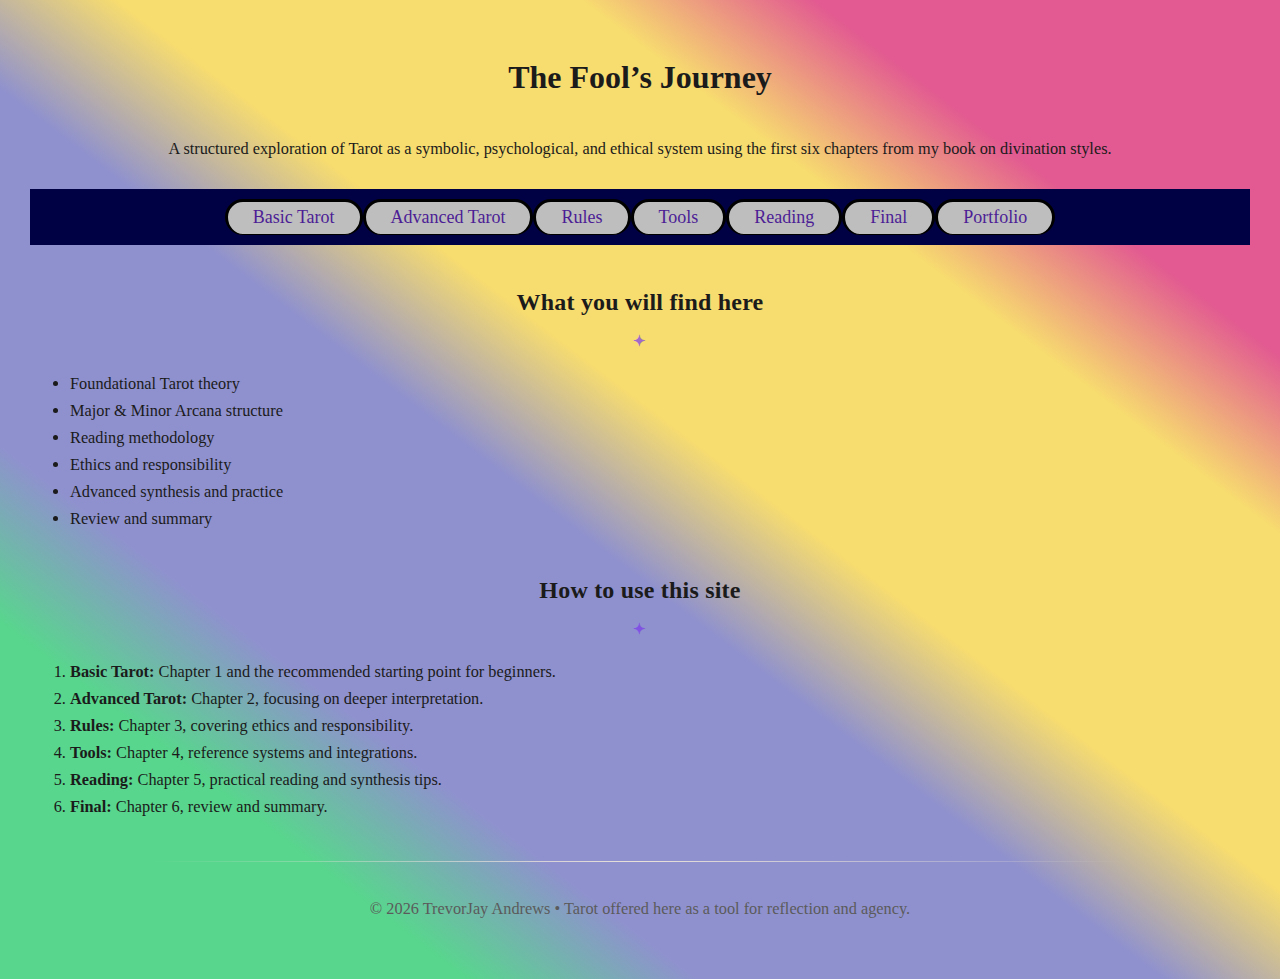
<file: index.html>
<!DOCTYPE html>
<html lang="en">
  <head>
    <meta charset="utf-8" />
    <title>The Fool’s Journey — Tarot Learning Hub</title>
    <meta name="viewport" content="width=device-width, initial-scale=1" />
    <meta
      name="description"
      content="A structured exploration of Tarot as a symbolic, psychological, and ethical system—organized into six chapters from a book on divination styles."
    />
    <link rel="stylesheet" href="style.css" />
  </head>

  <body>

    <header class="center">
      <h1>The Fool’s Journey</h1>
      <p>
        A structured exploration of Tarot as a symbolic, psychological, and ethical system
        using the first six chapters from my book on divination styles.
      </p>
    </header>

    <nav class="center">
      <a href="fool.html">Basic Tarot</a>
      <a href="priestess.html">Advanced Tarot</a>
      <a href="practice.html">Rules</a>
      <a href="toolkit.html">Tools</a>
      <a href="reading.html">Reading</a>
      <a href="final.html">Final</a>
      <a href="https://legacy-mystery.github.io/Portfolio/">Portfolio</a>
    </nav>

    <main>

      <section>
        <h2>What you will find here</h2>
        <ul>
          <li>Foundational Tarot theory</li>
          <li>Major &amp; Minor Arcana structure</li>
          <li>Reading methodology</li>
          <li>Ethics and responsibility</li>
          <li>Advanced synthesis and practice</li>
          <li>Review and summary</li>
        </ul>
      </section>

      <section>
        <h2>How to use this site</h2>
        <ol>
          <li><strong>Basic Tarot:</strong> Chapter 1 and the recommended starting point for beginners.</li>
          <li><strong>Advanced Tarot:</strong> Chapter 2, focusing on deeper interpretation.</li>
          <li><strong>Rules:</strong> Chapter 3, covering ethics and responsibility.</li>
          <li><strong>Tools:</strong> Chapter 4, reference systems and integrations.</li>
          <li><strong>Reading:</strong> Chapter 5, practical reading and synthesis tips.</li>
          <li><strong>Final:</strong> Chapter 6, review and summary.</li>
        </ol>
      </section>

    </main>

    <footer class="center" role="contentinfo">
      <div class="rule" aria-hidden="true"></div>
      <p>© 2026 TrevorJay Andrews • Tarot offered here as a tool for reflection and agency.</p>
    </footer>

  </body>
</html>
</file>
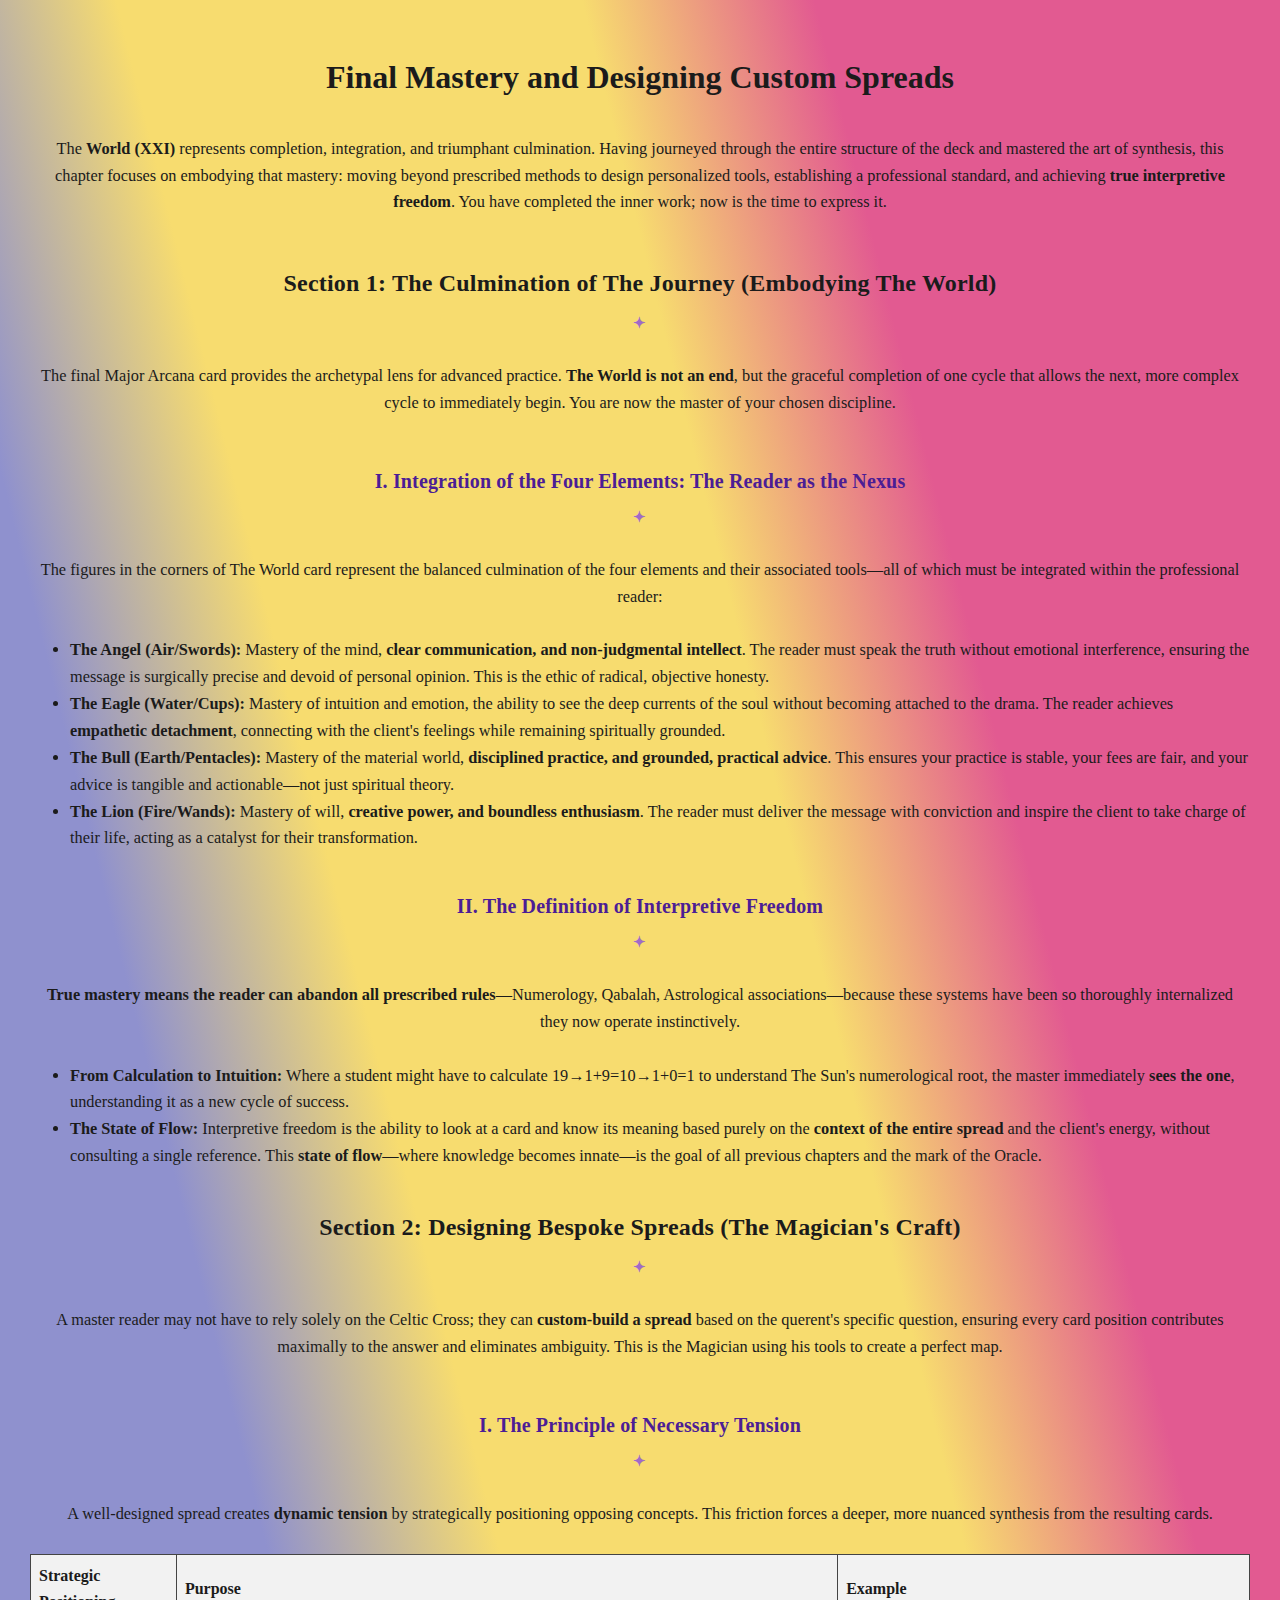
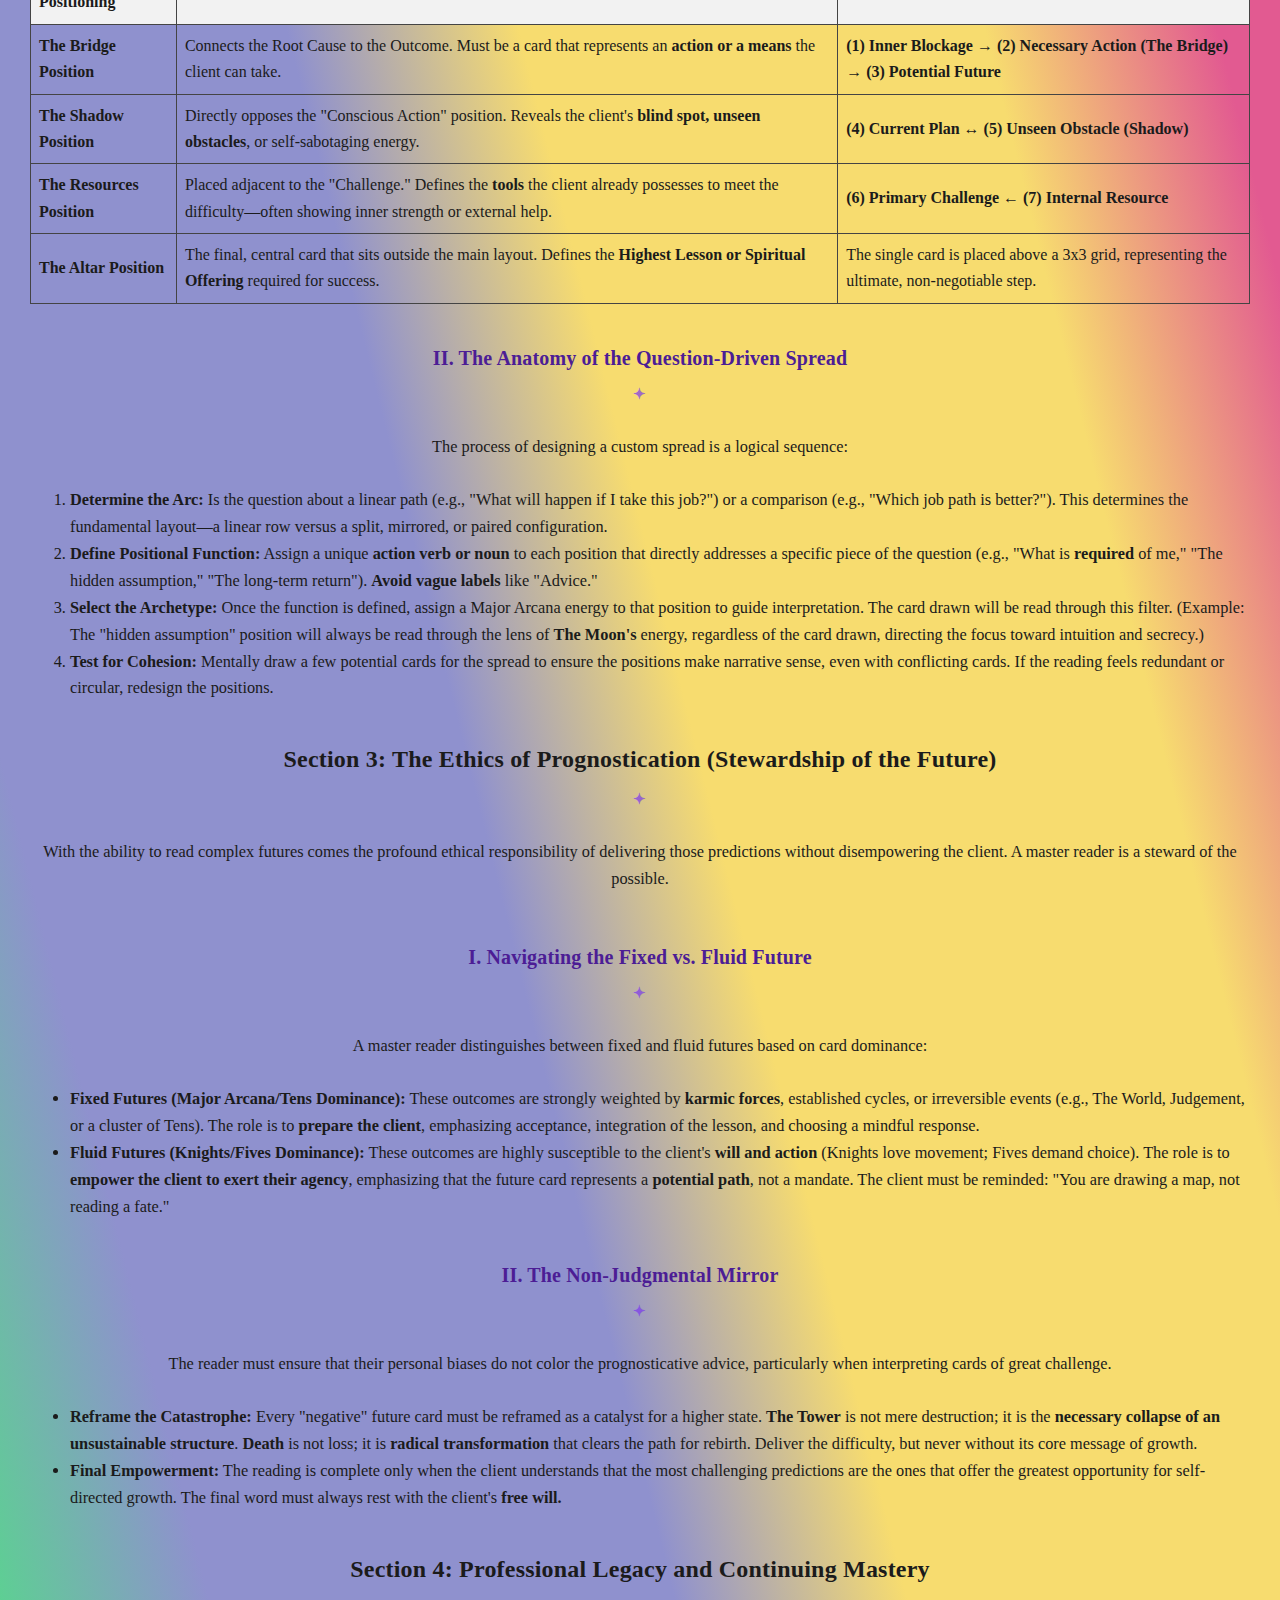
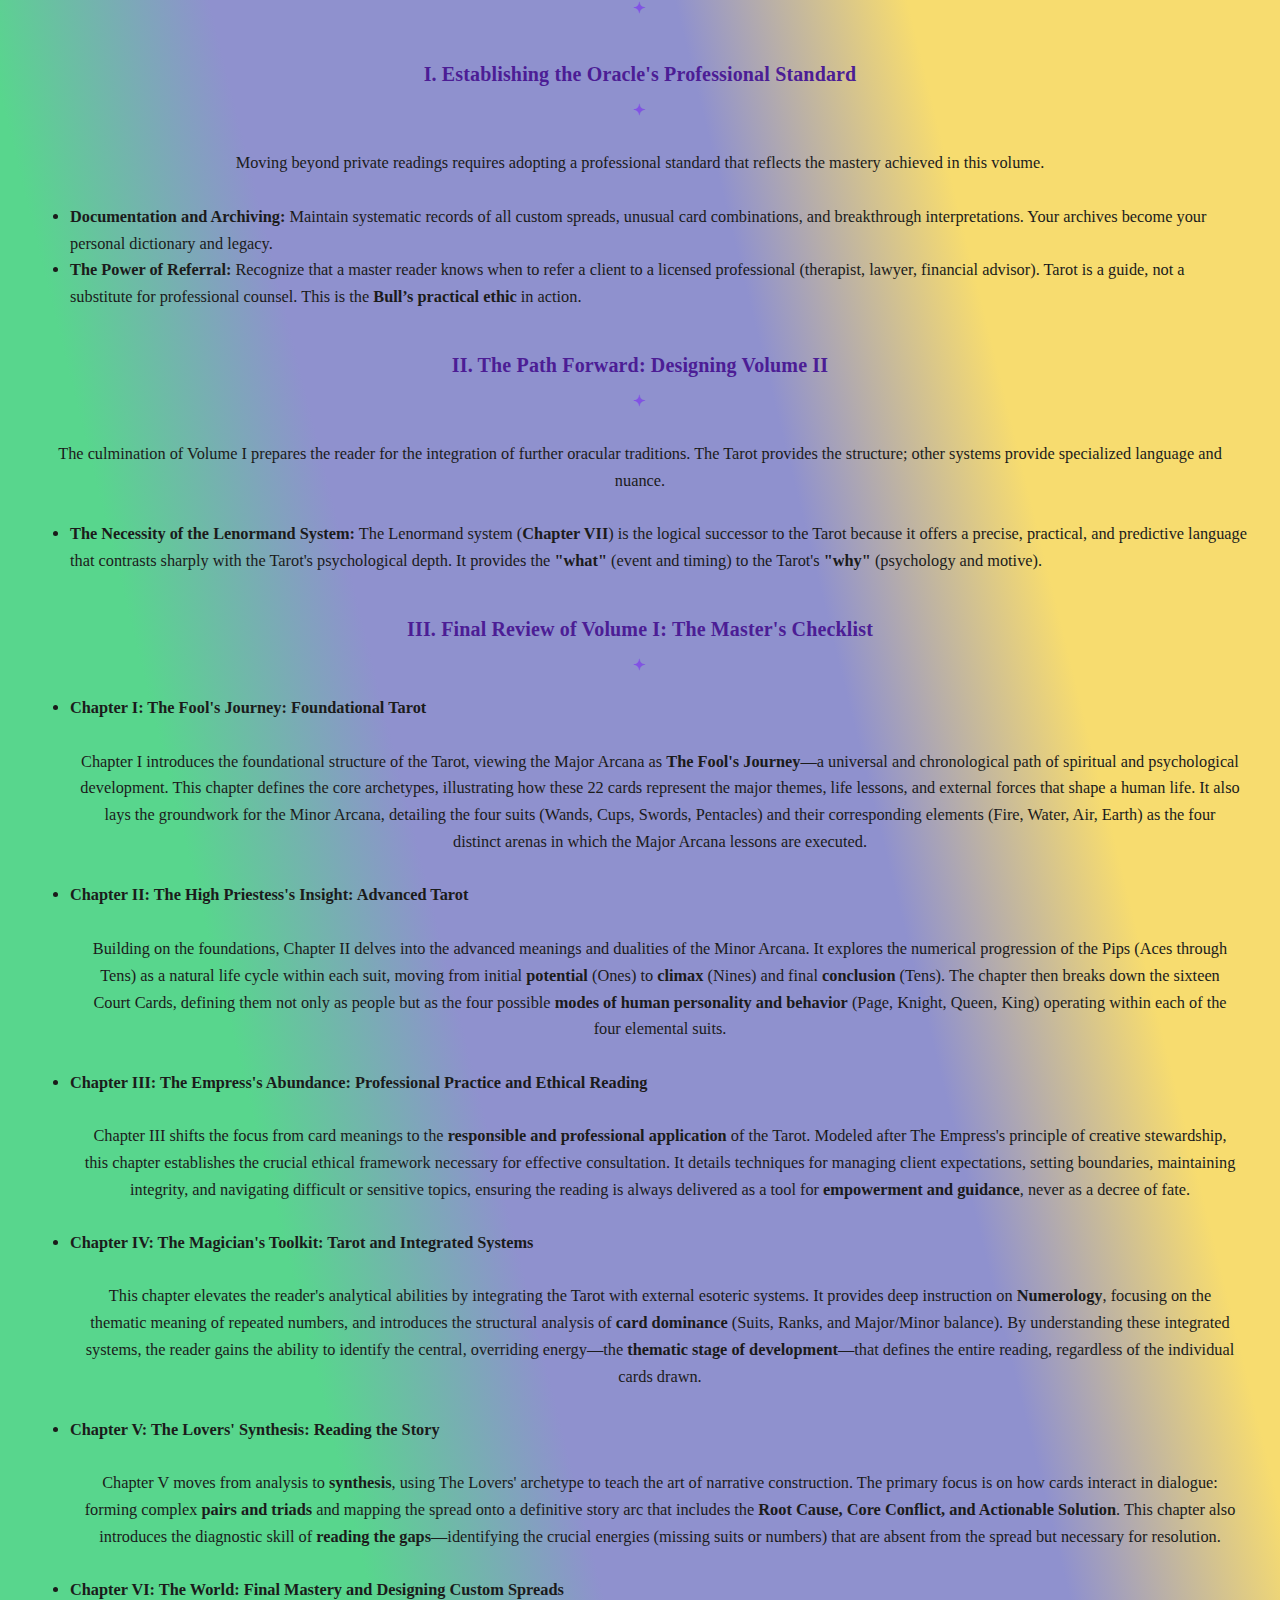
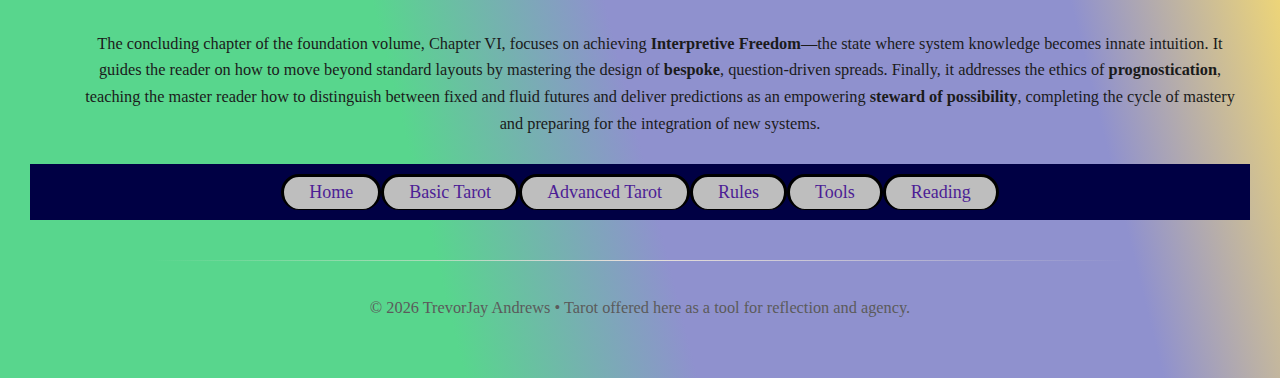
<file: final.html>
<!DOCTYPE html>
<html>
  <head>
    <meta charset="utf-8">
    <meta name="viewport" content="width=device-width, initial-scale=1">
    <link rel="stylesheet" href="style.css">
  </head>
  <body>
    <h1>Final Mastery and Designing Custom Spreads</h1>
    <p>The <strong>World (XXI)</strong> represents completion, integration, and triumphant culmination. Having journeyed through the entire structure of the deck and mastered the art of synthesis, this chapter focuses on embodying that mastery: moving beyond prescribed methods to design personalized tools, establishing a professional standard, and achieving <strong>true interpretive freedom</strong>. You have completed the inner work; now is the time to express it.
    </p>
    <h2>Section 1: The Culmination of The Journey (Embodying The World)
    </h2>
    <p>The final Major Arcana card provides the archetypal lens for advanced practice. <strong>The World is not an end</strong>, but the graceful completion of one cycle that allows the next, more complex cycle to immediately begin. You are now the master of your chosen discipline.</p>
    <h3>I. Integration of the Four Elements: The Reader as the Nexus
    </h3>
    <p>The figures in the corners of The World card represent the balanced culmination of the four elements and their associated tools—all of which must be integrated within the professional reader:</p>
    <ul>
      <li><strong>The Angel (Air/Swords):</strong> Mastery of the mind, <strong>clear communication, and non-judgmental intellect</strong>. The reader must speak the truth without emotional interference, ensuring the message is surgically precise and devoid of personal opinion. This is the ethic of radical, objective honesty.
      </li>
        <li><strong>The Eagle (Water/Cups):</strong> Mastery of intuition and emotion, the ability to see the deep currents of the soul without becoming attached to the drama. The reader achieves <strong>empathetic detachment</strong>, connecting with the client's feelings while remaining spiritually grounded.
      </li>
        <li><strong>The Bull (Earth/Pentacles):</strong> Mastery of the material world, <strong>disciplined practice, and grounded, practical advice</strong>. This ensures your practice is stable, your fees are fair, and your advice is tangible and actionable—not just spiritual theory.</li>
        <li><strong>The Lion (Fire/Wands):</strong> Mastery of will, <strong>creative power, and boundless enthusiasm</strong>. The reader must deliver the message with conviction and inspire the client to take charge of their life, acting as a catalyst for their transformation.</li>
    </ul>
    <h3>II. The Definition of Interpretive Freedom
    </h3>
    <p><strong>True mastery means the reader can abandon all prescribed rules</strong>—Numerology, Qabalah, Astrological associations—because these systems have been so thoroughly internalized they now operate instinctively.
    </p>
    <ul>
      <li><strong>From Calculation to Intuition:</strong> Where a student might have to calculate 19→1+9=10→1+0=1 to understand The Sun's numerological root, the master immediately <strong>sees the one</strong>, understanding it as a new cycle of success.</li>
      <li><strong>The State of Flow:</strong> Interpretive freedom is the ability to look at a card and know its meaning based purely on the <strong>context of the entire spread</strong> and the client's energy, without consulting a single reference. This <strong>state of flow</strong>—where knowledge becomes innate—is the goal of all previous chapters and the mark of the Oracle.</li>
    </ul>
    <h2>Section 2: Designing Bespoke Spreads (The Magician's Craft)</h2>
    <p>A master reader may not have to rely solely on the Celtic Cross; they can <strong>custom-build a spread</strong> based on the querent's specific question, ensuring every card position contributes maximally to the answer and eliminates ambiguity. This is the Magician using his tools to create a perfect map.
    </p>
    <h3>I. The Principle of Necessary Tension</h3>
    <p>A well-designed spread creates <strong>dynamic tension</strong> by strategically positioning opposing concepts. This friction forces a deeper, more nuanced synthesis from the resulting cards.
    </p>
    <table>
      <tr>
        <th>Strategic Positioning</th>
        <th>Purpose</th>
        <th>Example</th>
      </tr>
      <tr>
        <td><strong>The Bridge Position</strong></td>
        <td>Connects the Root Cause to the Outcome. Must be a card that represents an <strong>action or a means</strong> the client can take.</td>
        <td><strong>(1) Inner Blockage → (2) Necessary Action (The Bridge) → (3) Potential Future</strong></td>
      </tr>
      <tr>
        <td><strong>The Shadow Position</strong></td>
        <td>Directly opposes the "Conscious Action" position. Reveals the client's <strong>blind spot, unseen obstacles</strong>, or self-sabotaging energy.</td>
        <td><strong>(4) Current Plan ↔ (5) Unseen Obstacle (Shadow)</strong></td>
      </tr>
      <tr>
        <td><strong>The Resources Position</strong></td>
        <td>Placed adjacent to the "Challenge." Defines the <strong>tools</strong> the client already possesses to meet the difficulty—often showing inner strength or external help.</td>
        <td><strong>(6) Primary Challenge ← (7) Internal Resource</strong></td>
      </tr>
      <tr>
        <td><strong>The Altar Position</strong></td>
        <td>The final, central card that sits outside the main layout. Defines the <strong>Highest Lesson or Spiritual Offering</strong> required for success.</td>
        <td>The single card is placed above a 3x3 grid, representing the ultimate, non-negotiable step.</td>
      </tr>
    </table>
    <h3>II. The Anatomy of the Question-Driven Spread
    </h3>
    <p>The process of designing a custom spread is a logical sequence:
    </p>
    <ol>
      <li><strong>Determine the Arc:</strong> Is the question about a linear path (e.g., "What will happen if I take this job?") or a comparison (e.g., "Which job path is better?"). This determines the fundamental layout—a linear row versus a split, mirrored, or paired configuration.</li>
      <li><strong>Define Positional Function:</strong> Assign a unique <strong>action verb or noun</strong> to each position that directly addresses a specific piece of the question (e.g., "What is <strong>required</strong> of me," "The hidden assumption," "The long-term return"). <strong>Avoid vague labels</strong> like "Advice."</li>
      <li><strong>Select the Archetype:</strong> Once the function is defined, assign a Major Arcana energy to that position to guide interpretation. The card drawn will be read through this filter. (Example: The "hidden assumption" position will always be read through the lens of <strong>The Moon's</strong> energy, regardless of the card drawn, directing the focus toward intuition and secrecy.)
      </li>
      <li><strong>Test for Cohesion:</strong> Mentally draw a few potential cards for the spread to ensure the positions make narrative sense, even with conflicting cards. If the reading feels redundant or circular, redesign the positions.</li>
    </ol>
    <h2>Section 3: The Ethics of Prognostication (Stewardship of the Future)
    </h2>
    <p>With the ability to read complex futures comes the profound ethical responsibility of delivering those predictions without disempowering the client. A master reader is a steward of the possible.</p>
    <h3>I. Navigating the Fixed vs. Fluid Future</h3>
    <p>A master reader distinguishes between fixed and fluid futures based on card dominance:</p>
    <ul>
      <li><strong>Fixed Futures (Major Arcana/Tens Dominance):</strong> These outcomes are strongly weighted by <strong>karmic forces</strong>, established cycles, or irreversible events (e.g., The World, Judgement, or a cluster of Tens). The role is to <strong>prepare the client</strong>, emphasizing acceptance, integration of the lesson, and choosing a mindful response.</li>
      <li><strong>Fluid Futures (Knights/Fives Dominance):</strong> These outcomes are highly susceptible to the client's <strong>will and action</strong> (Knights love movement; Fives demand choice). The role is to <strong>empower the client to exert their agency</strong>, emphasizing that the future card represents a <strong>potential path</strong>, not a mandate. The client must be reminded: "You are drawing a map, not reading a fate."
      </li>
    </ul>
    <h3>II. The Non-Judgmental Mirror</h3>
    <p>The reader must ensure that their personal biases do not color the prognosticative advice, particularly when interpreting cards of great challenge.
    </p>
    <ul>
      <li><strong>Reframe the Catastrophe:</strong> Every "negative" future card must be reframed as a catalyst for a higher state. <strong>The Tower</strong> is not mere destruction; it is the <strong>necessary collapse of an unsustainable structure</strong>. <strong>Death</strong> is not loss; it is <strong>radical transformation</strong> that clears the path for rebirth. Deliver the difficulty, but never without its core message of growth.</li>
      <li><strong>Final Empowerment:</strong> The reading is complete only when the client understands that the most challenging predictions are the ones that offer the greatest opportunity for self-directed growth. The final word must always rest with the client's <strong>free will.</strong></li>
    </ul>
    <h2>Section 4: Professional Legacy and Continuing Mastery</h2>
    <h3>I. Establishing the Oracle's Professional Standard
    </h3>
    <p>Moving beyond private readings requires adopting a professional standard that reflects the mastery achieved in this volume.
    </p>
    <ul>
      <li><strong>Documentation and Archiving:</strong> Maintain systematic records of all custom spreads, unusual card combinations, and breakthrough interpretations. Your archives become your personal dictionary and legacy.
      </li>
      <li><strong>The Power of Referral:</strong> Recognize that a master reader knows when to refer a client to a licensed professional (therapist, lawyer, financial advisor). Tarot is a guide, not a substitute for professional counsel. This is the <strong>Bull’s practical ethic</strong> in action.</li>
    </ul>
    <h3>II. The Path Forward: Designing Volume II
    </h3>
    <p>The culmination of Volume I prepares the reader for the integration of further oracular traditions. The Tarot provides the structure; other systems provide specialized language and nuance.
    </p>
    <ul>
      <li><strong>The Necessity of the Lenormand System:</strong> The Lenormand system (<strong>Chapter VII</strong>) is the logical successor to the Tarot because it offers a precise, practical, and predictive language that contrasts sharply with the Tarot's psychological depth. It provides the <strong>"what"</strong> (event and timing) to the Tarot's <strong>"why"</strong> (psychology and motive).
      </li>
    </ul>
    <h3>III. Final Review of Volume I: The Master's Checklist</h3>
    <ul>
      <li><strong>Chapter I: The Fool's Journey: Foundational Tarot</strong><p>Chapter I introduces the foundational structure of the Tarot, viewing the Major Arcana as <strong>The Fool's Journey</strong>—a universal and chronological path of spiritual and psychological development. This chapter defines the core archetypes, illustrating how these 22 cards represent the major themes, life lessons, and external forces that shape a human life. It also lays the groundwork for the Minor Arcana, detailing the four suits (Wands, Cups, Swords, Pentacles) and their corresponding elements (Fire, Water, Air, Earth) as the four distinct arenas in which the Major Arcana lessons are executed.
        </p></li>
      <li><strong>Chapter II: The High Priestess's Insight: Advanced Tarot</strong>
        <p>Building on the foundations, Chapter II delves into the advanced meanings and dualities of the Minor Arcana. It explores the numerical progression of the Pips (Aces through Tens) as a natural life cycle within each suit, moving from initial <strong>potential</strong> (Ones) to <strong>climax</strong> (Nines) and final <strong>conclusion</strong> (Tens). The chapter then breaks down the sixteen Court Cards, defining them not only as people but as the four possible <strong>modes of human personality and behavior</strong> (Page, Knight, Queen, King) operating within each of the four elemental suits.</p></li>
      <li><strong>Chapter III: The Empress's Abundance: Professional Practice and Ethical Reading</strong><p>Chapter III shifts the focus from card meanings to the <strong>responsible and professional application</strong> of the Tarot. Modeled after The Empress's principle of creative stewardship, this chapter establishes the crucial ethical framework necessary for effective consultation. It details techniques for managing client expectations, setting boundaries, maintaining integrity, and navigating difficult or sensitive topics, ensuring the reading is always delivered as a tool for <strong>empowerment and guidance</strong>, never as a decree of fate.</p></li>
      <li><strong>Chapter IV: The Magician's Toolkit: Tarot and Integrated Systems
        </strong><p>This chapter elevates the reader's analytical abilities by integrating the Tarot with external esoteric systems. It provides deep instruction on <strong>Numerology</strong>, focusing on the thematic meaning of repeated numbers, and introduces the structural analysis of <strong>card dominance</strong> (Suits, Ranks, and Major/Minor balance). By understanding these integrated systems, the reader gains the ability to identify the central, overriding energy—the <strong>thematic stage of development</strong>—that defines the entire reading, regardless of the individual cards drawn.</p></li>
      <li><strong>Chapter V: The Lovers' Synthesis: Reading the Story
        </strong><p>Chapter V moves from analysis to <strong>synthesis</strong>, using The Lovers' archetype to teach the art of narrative construction. The primary focus is on how cards interact in dialogue: forming complex <strong>pairs and triads</strong> and mapping the spread onto a definitive story arc that includes the <strong>Root Cause, Core Conflict, and Actionable Solution</strong>. This chapter also introduces the diagnostic skill of <strong>reading the gaps</strong>—identifying the crucial energies (missing suits or numbers) that are absent from the spread but necessary for resolution.</p></li>
      <li><strong>Chapter VI: The World: Final Mastery and Designing Custom Spreads
        </strong><p>The concluding chapter of the foundation volume, Chapter VI, focuses on achieving <strong>Interpretive Freedom</strong>—the state where system knowledge becomes innate intuition. It guides the reader on how to move beyond standard layouts by mastering the design of <strong>bespoke</strong>, question-driven spreads. Finally, it addresses the ethics of <strong>prognostication</strong>, teaching the master reader how to distinguish between fixed and fluid futures and deliver predictions as an empowering <strong>steward of possibility</strong>, completing the cycle of mastery and preparing for the integration of new systems.</p></li>
    </ul>
    <nav>
      <a href="index.html">Home</a>
      <a href="fool.html">Basic Tarot</a>
      <a href="priestess.html">Advanced Tarot</a>
      <a href="practice.html">Rules</a>
      <a href="toolkit.html">Tools</a>
      <a href="reading.html">Reading</a>
    </nav>
    <footer class="center" role="contentinfo">
      <div class="rule" aria-hidden="true"></div>
      <p>© 2026 TrevorJay Andrews • Tarot offered here as a tool for reflection and agency.</p>
    </footer>
  </body>
</html>
</file>
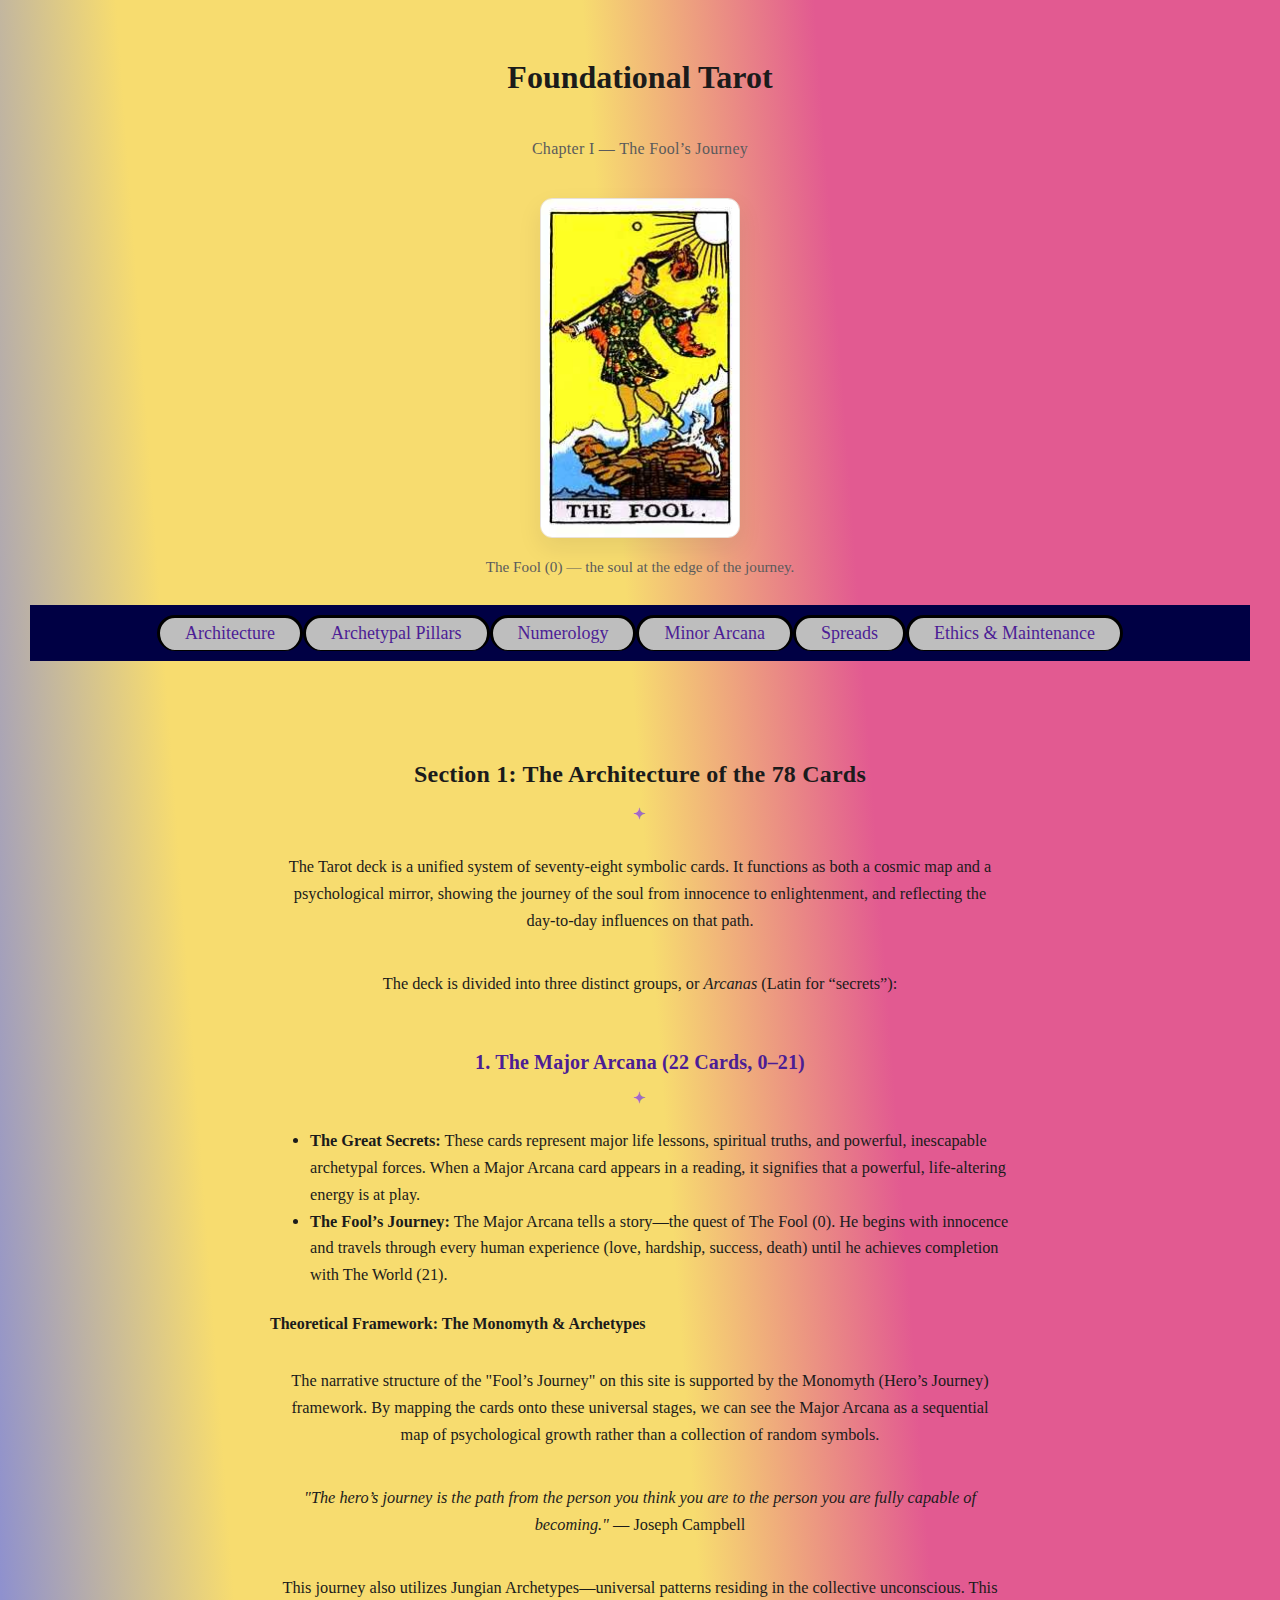
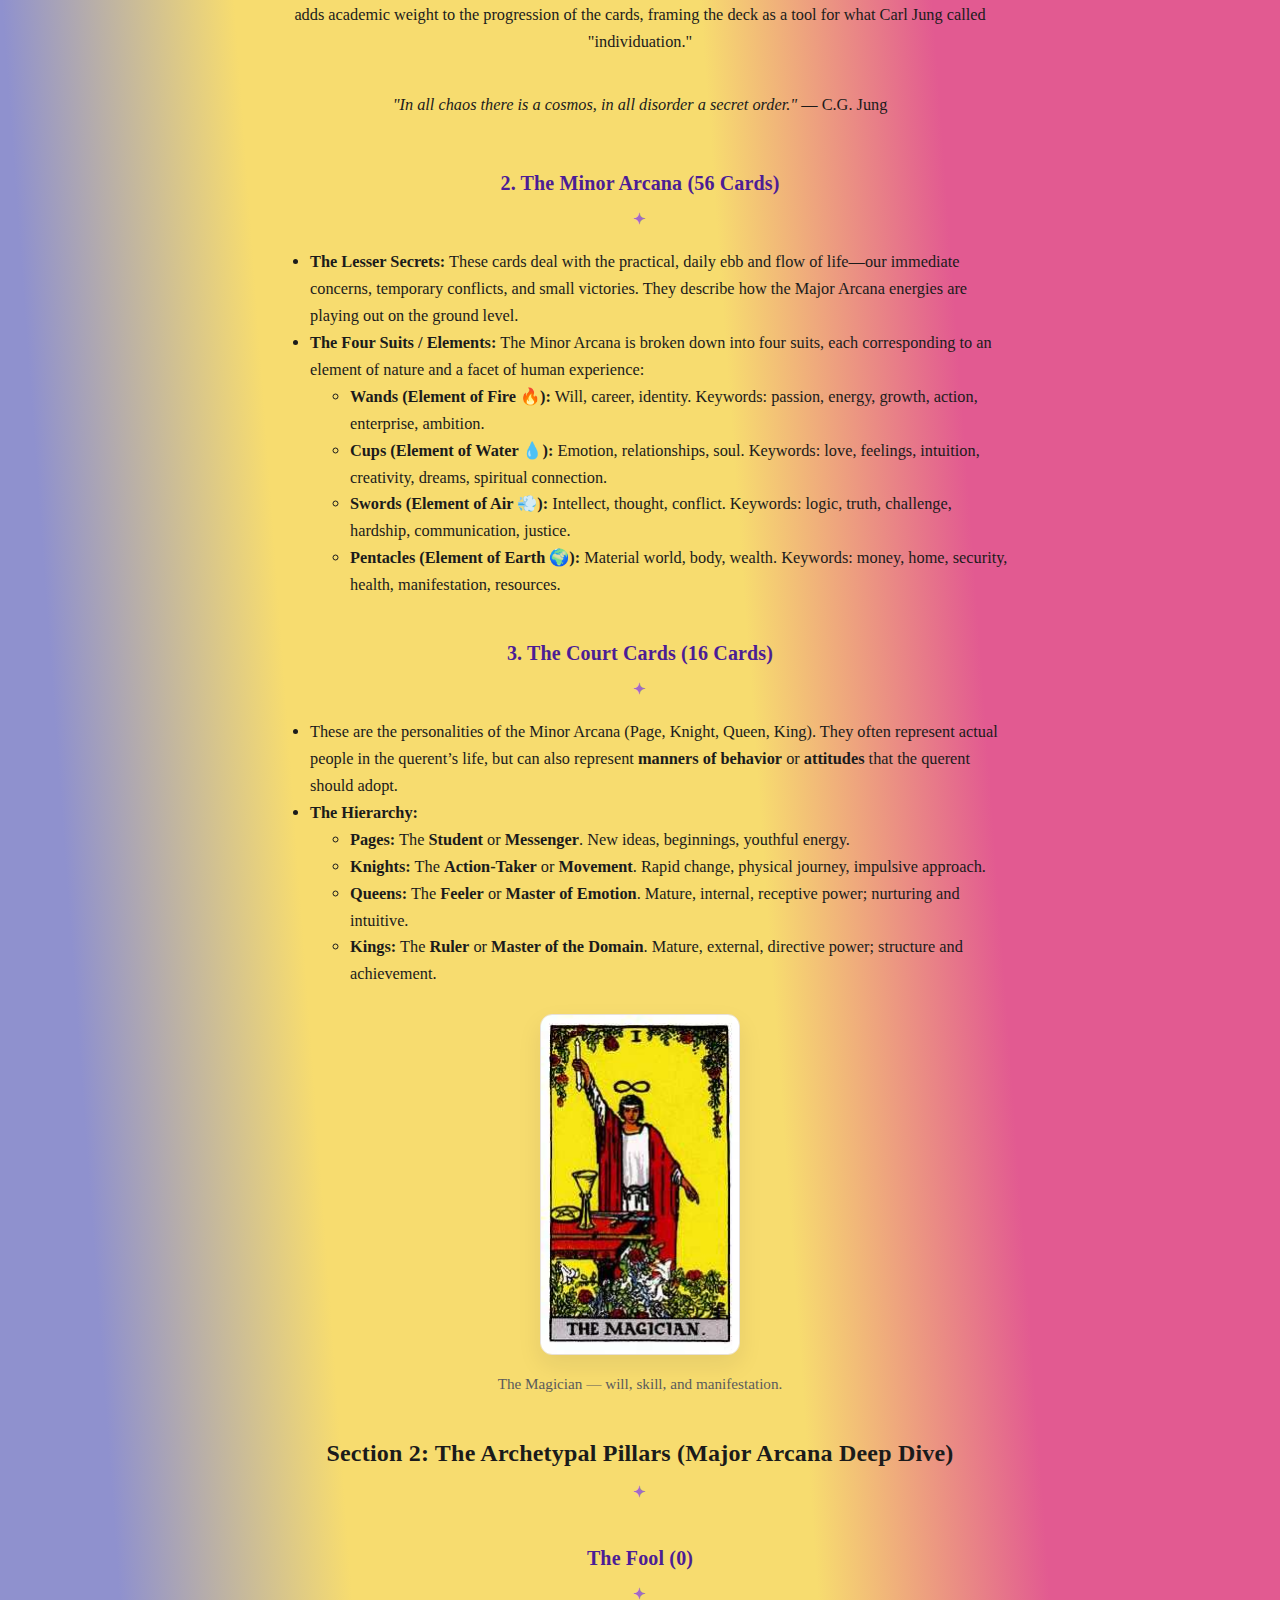
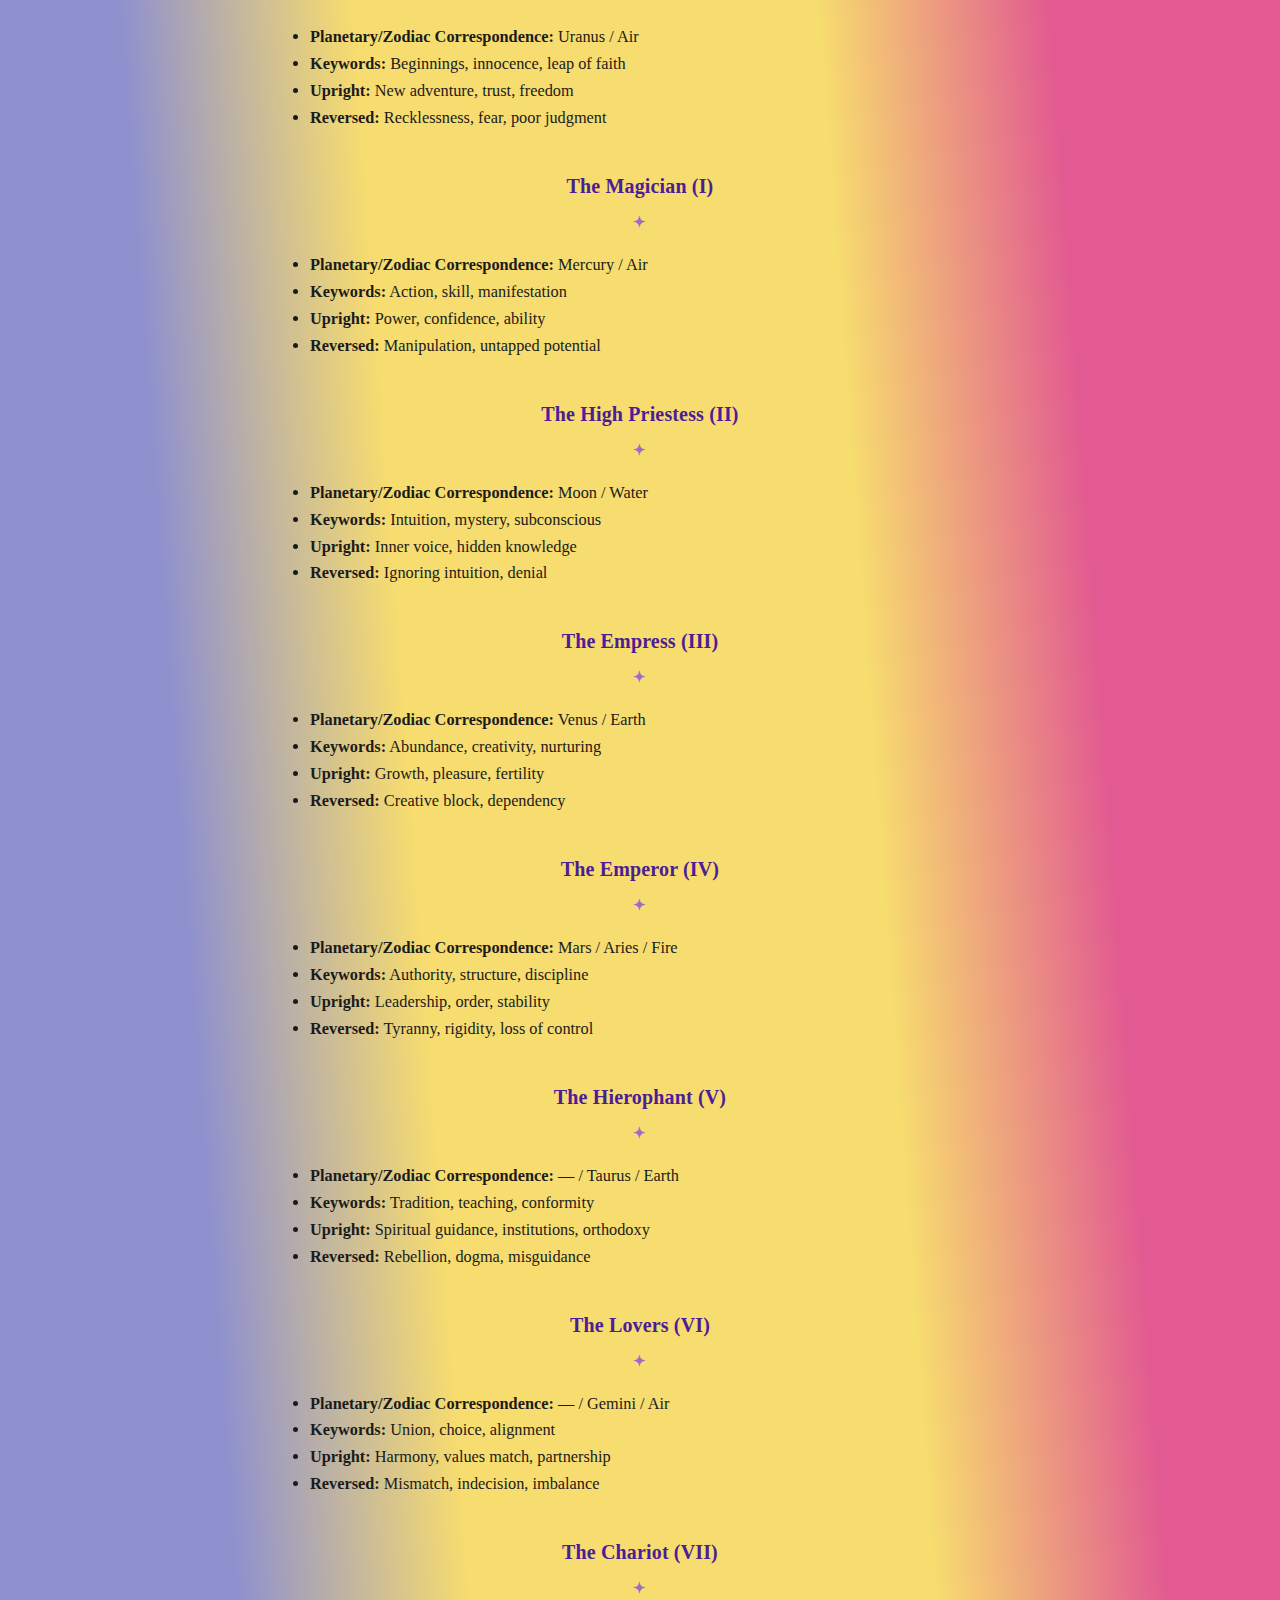
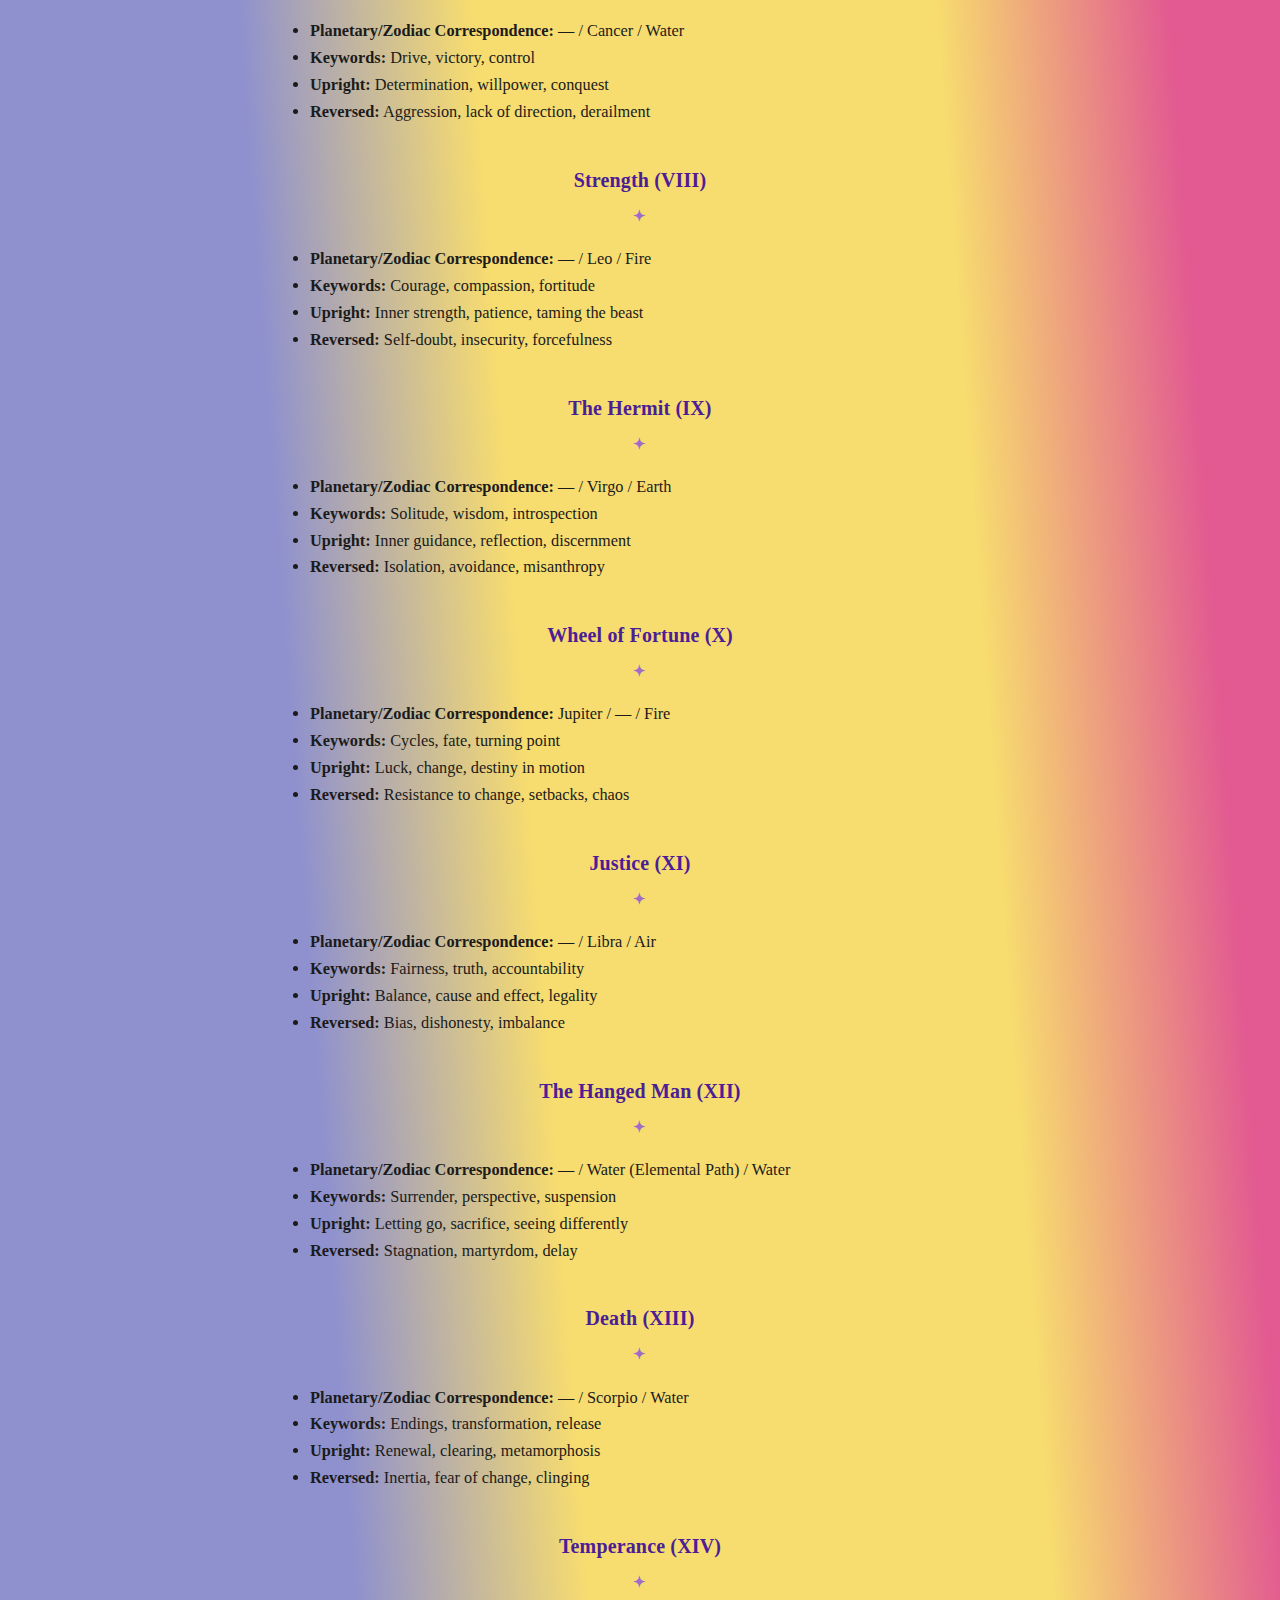
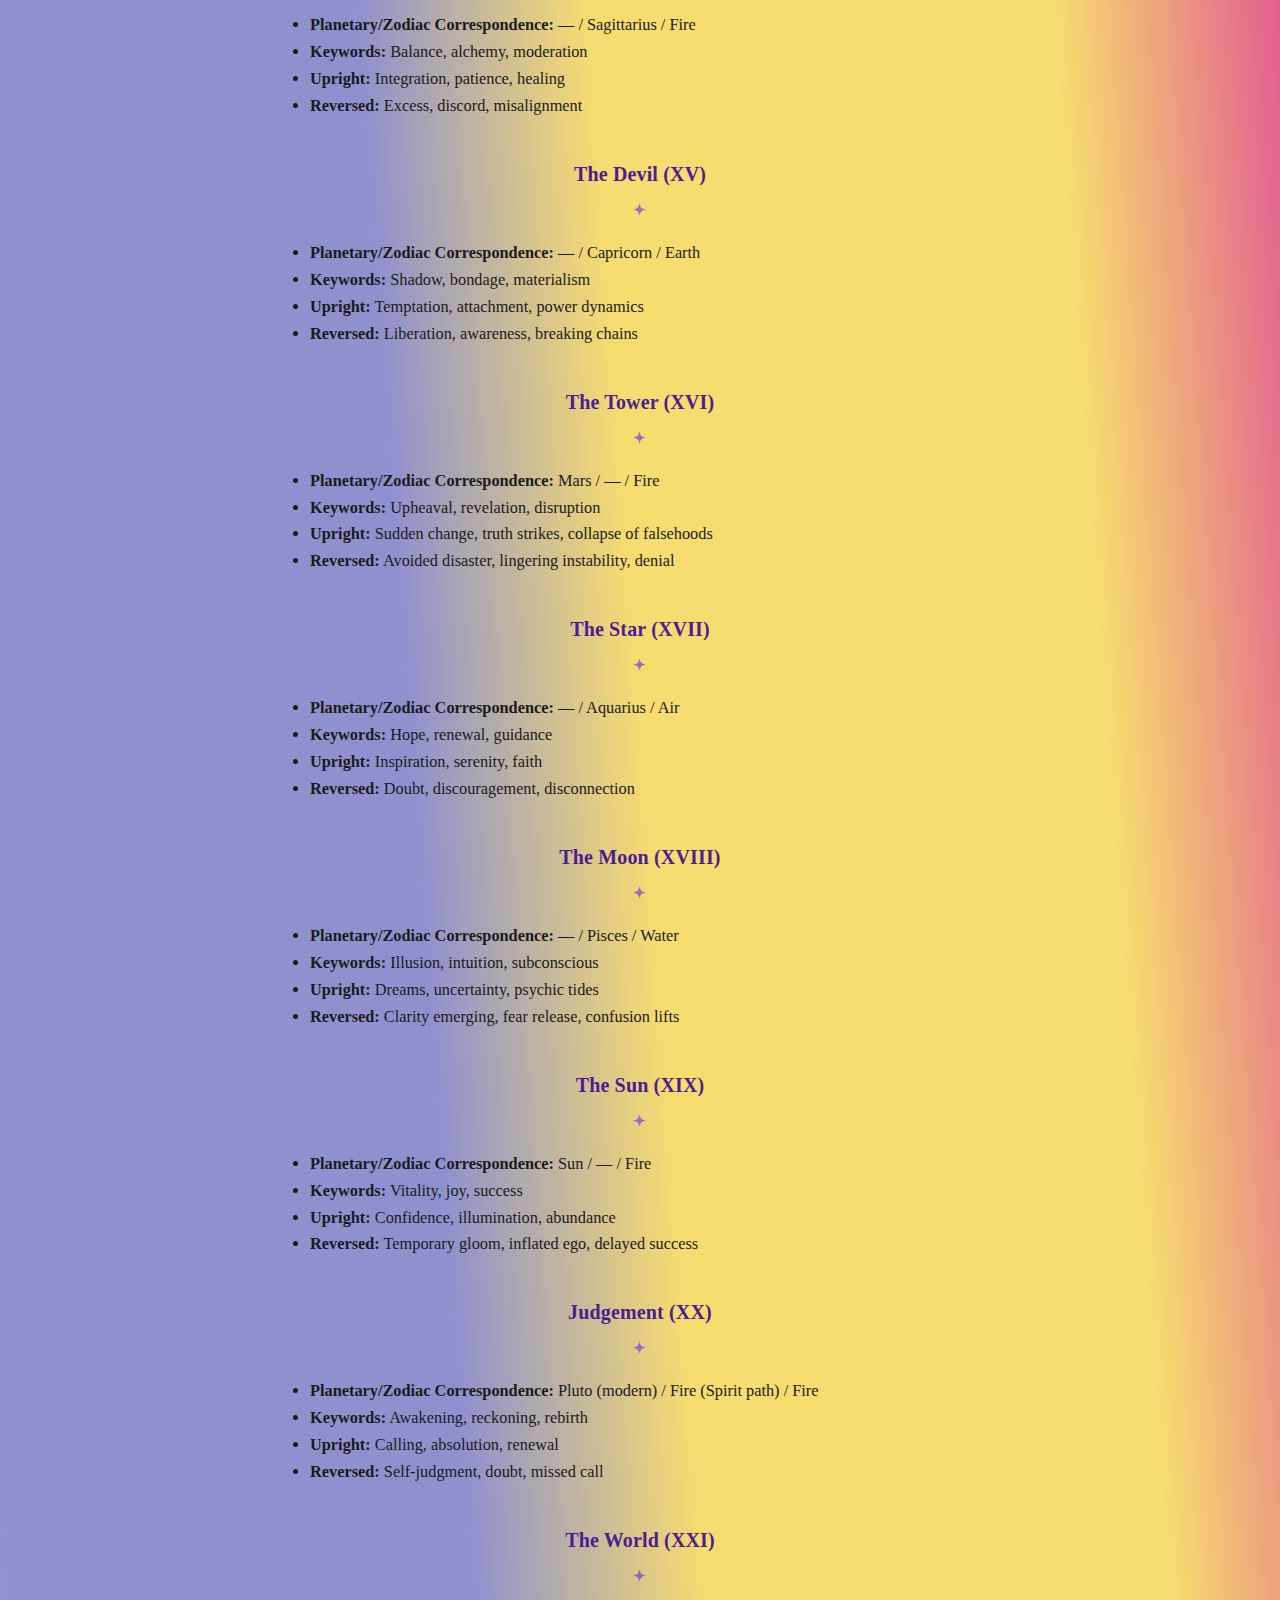
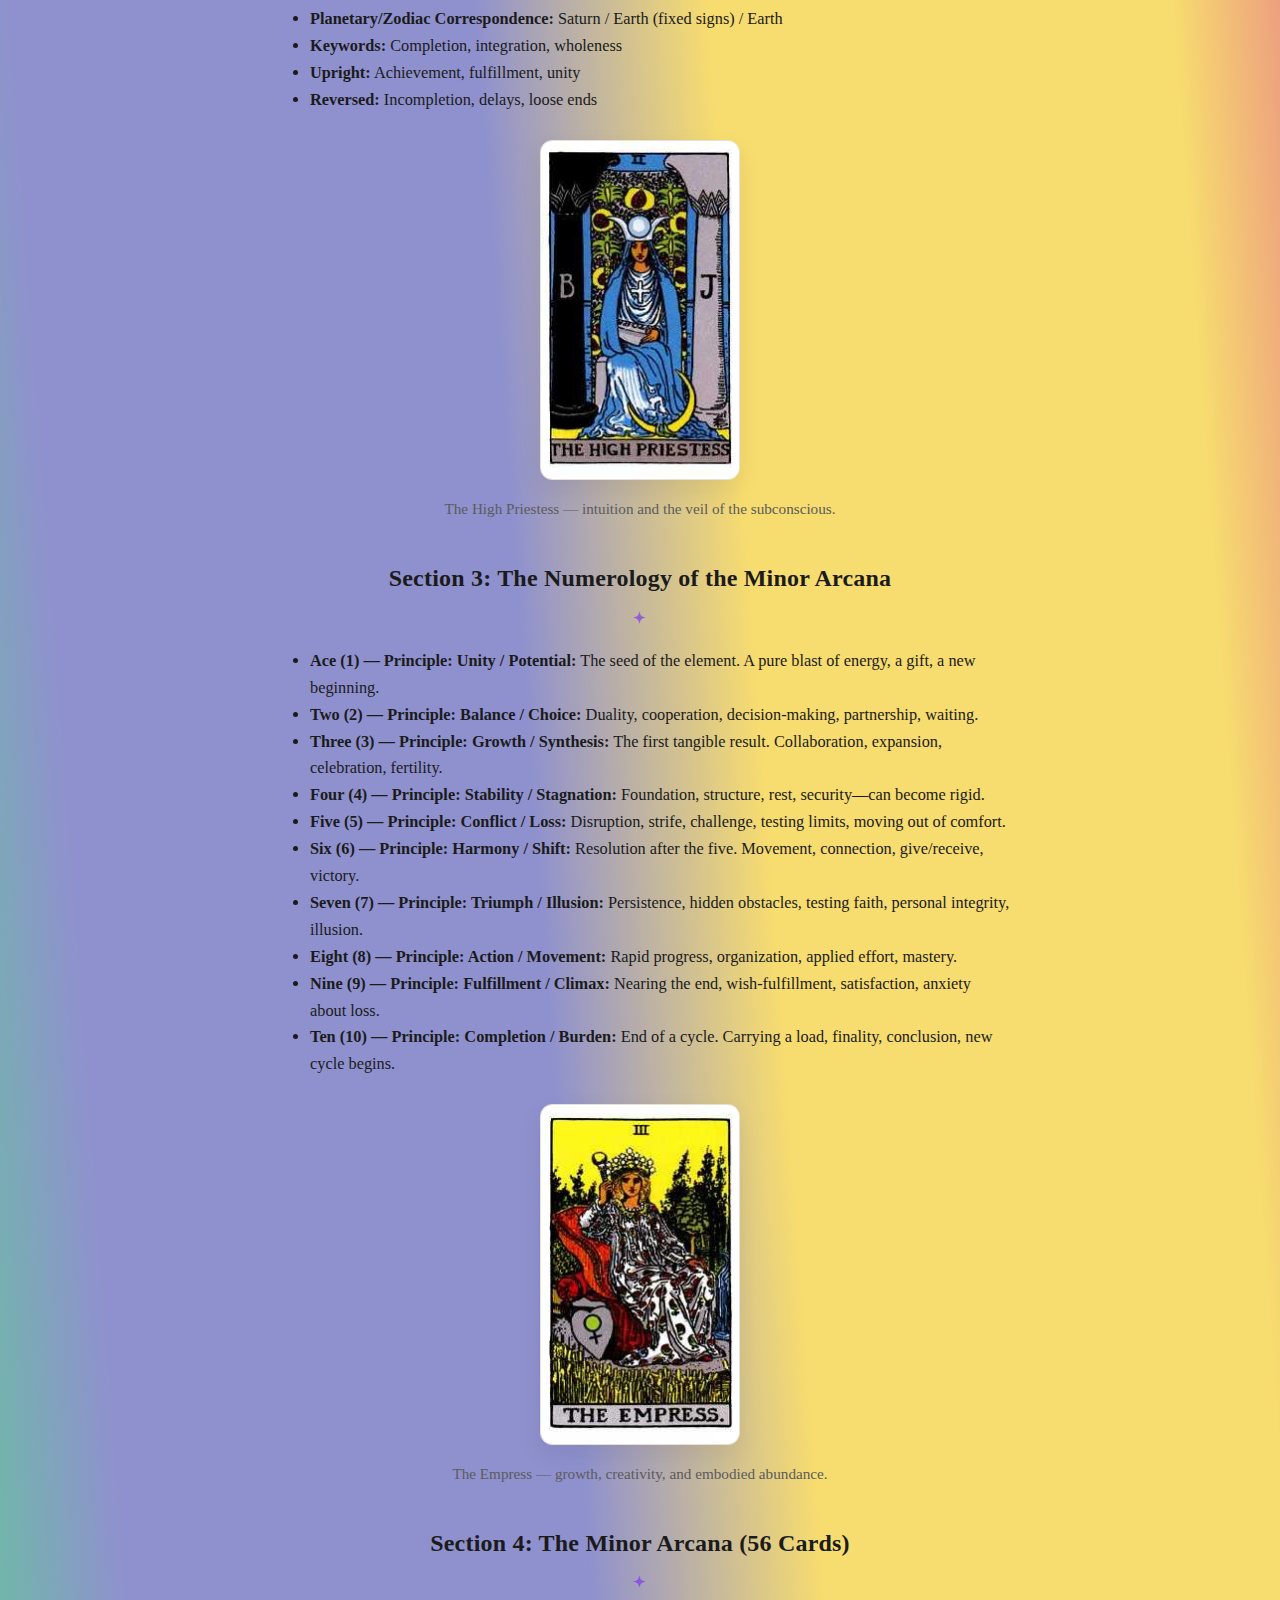
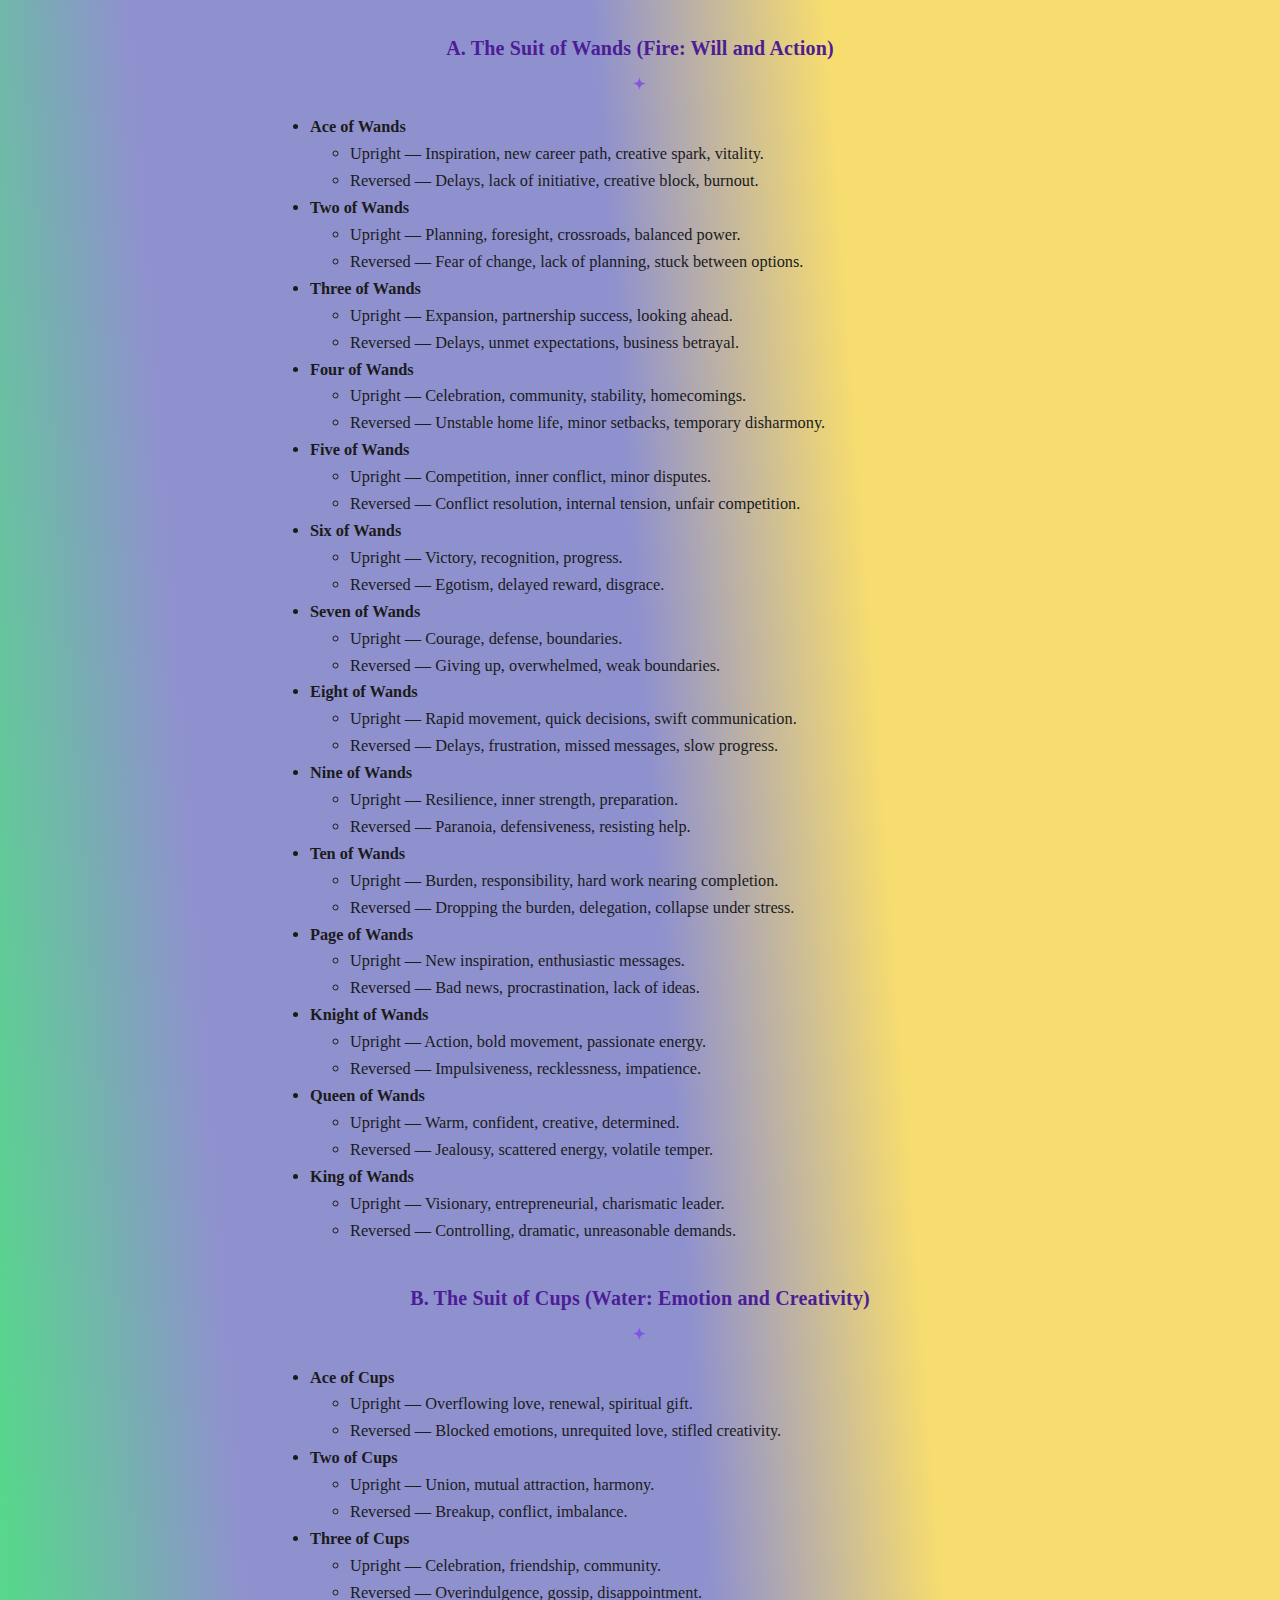
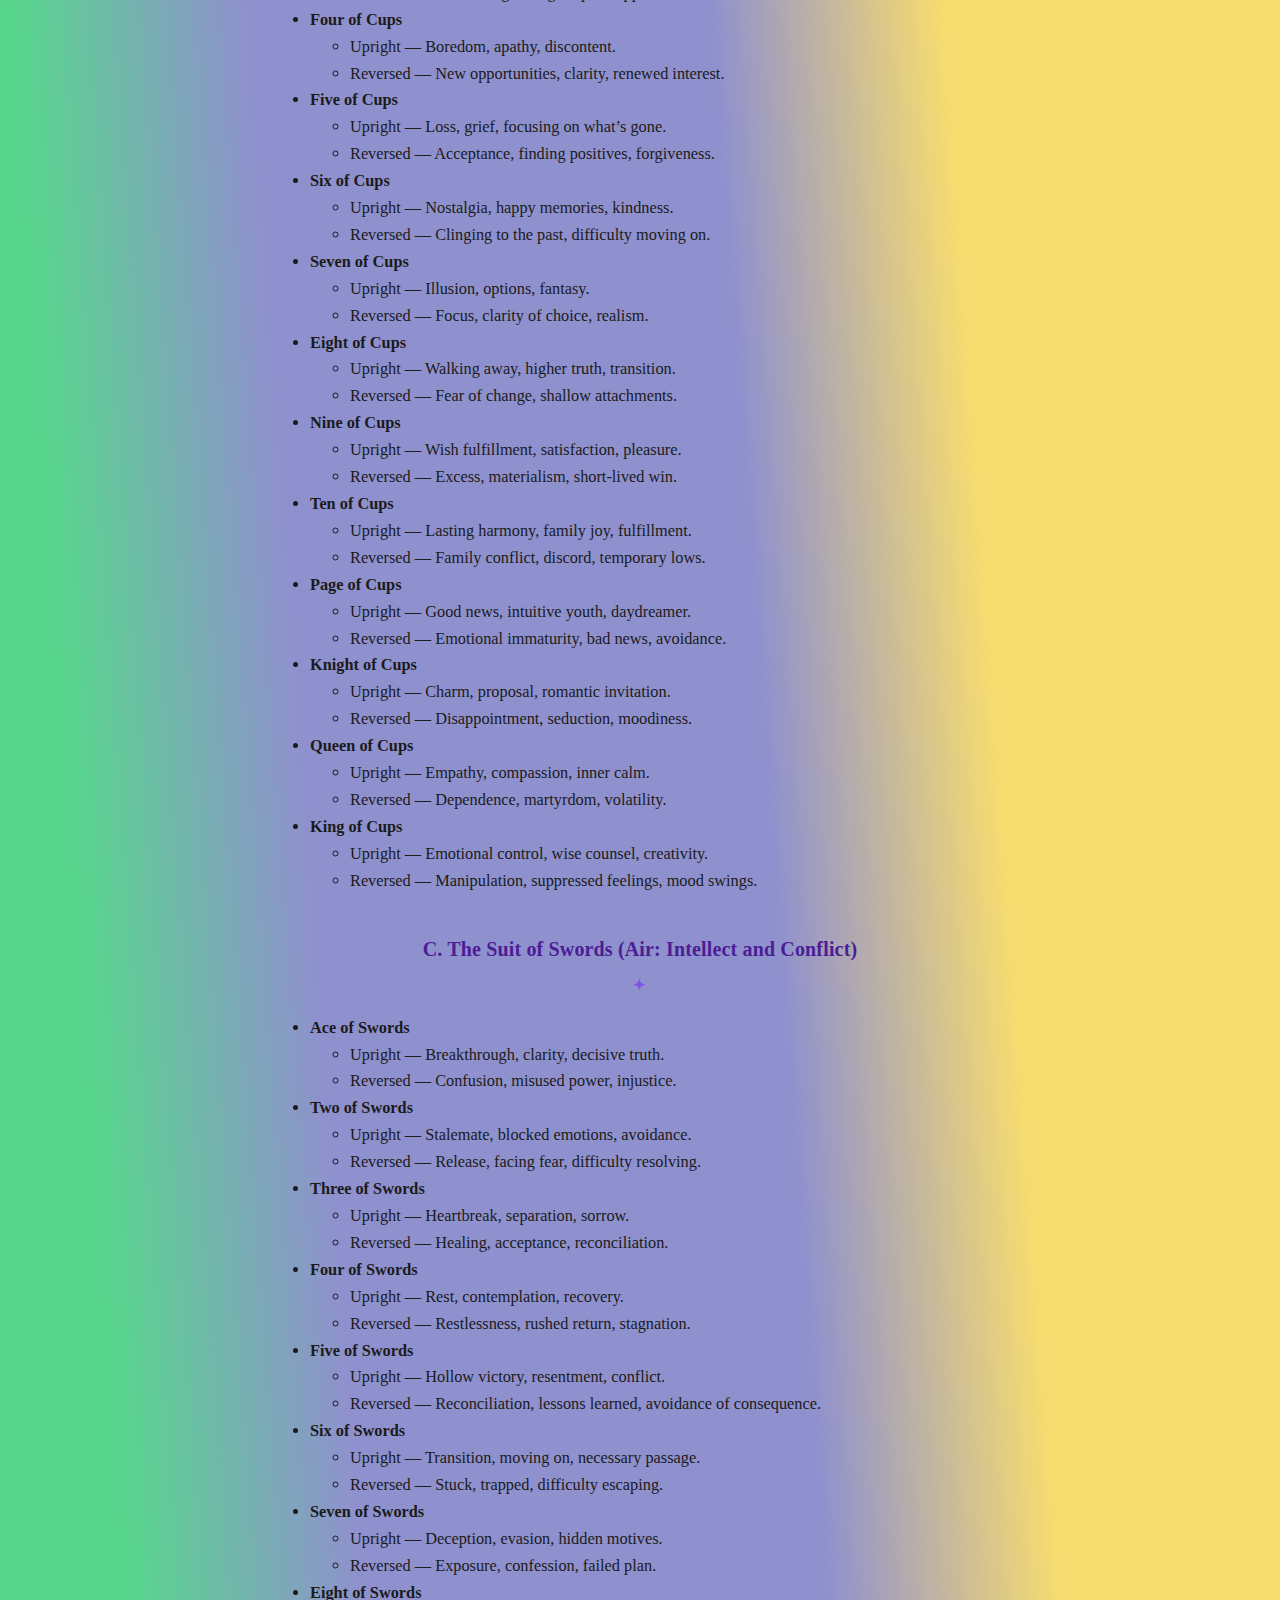
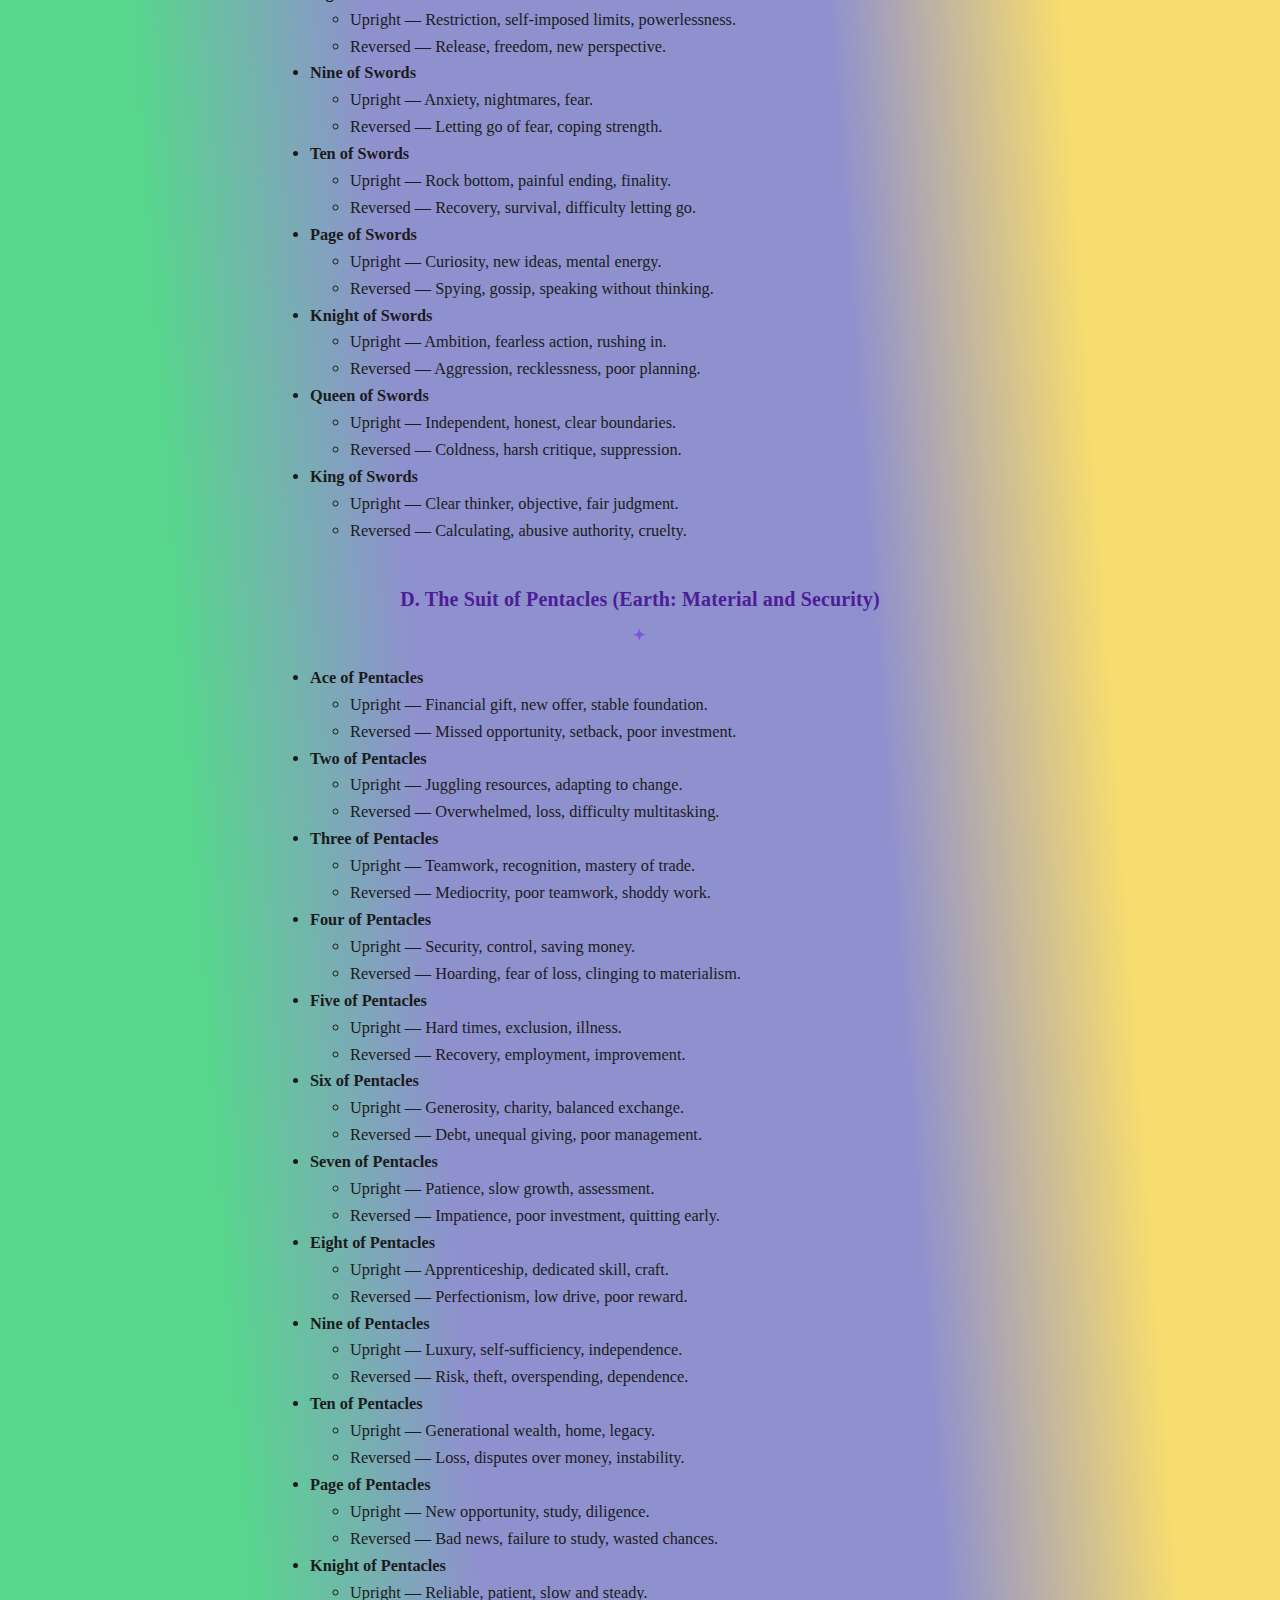
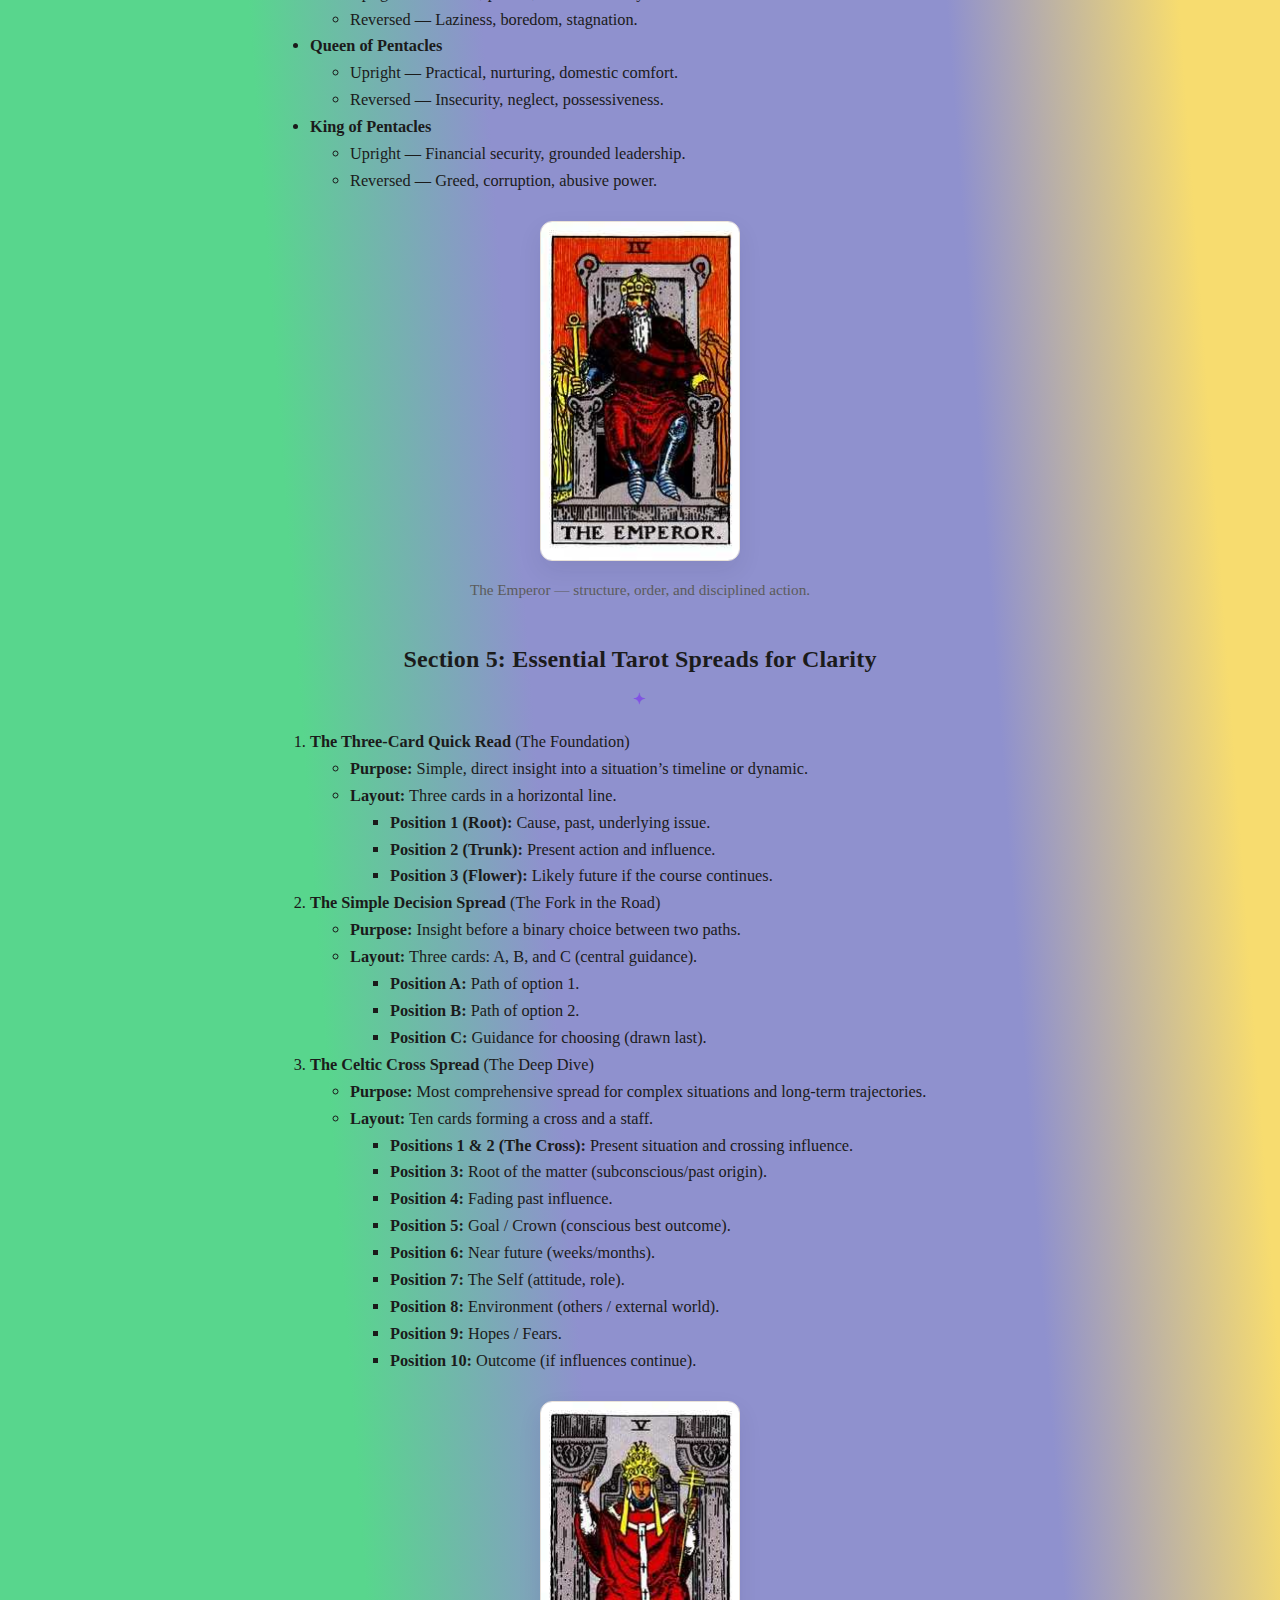
<file: fool.html>
<!DOCTYPE html>
<html lang="en">
  <head>
    <!-- Document metadata -->
    <meta charset="utf-8" />
    <title>Foundational Tarot — Chapter I | The Fool’s Journey</title>
    <meta name="viewport" content="width=device-width, initial-scale=1" />
    <meta
      name="description"
      content="Chapter I introduces the structure of the Tarot deck, the Major and Minor Arcana, and the Fool’s Journey as the foundation of Tarot practice."
    />

    <!-- Site styles -->
    <link rel="stylesheet" href="style.css" />
  </head>

  <body>
    <!-- Page header -->
    <header class="center" role="banner">
      <h1>Foundational Tarot</h1>
      <p class="subtitle">Chapter I — The Fool’s Journey</p>
      <!-- Hero / featured card -->
      <figure class="figure">
        <img src="Fool.jpg" alt="The Fool (0) — a youth on the edge of a cliff with a white dog, symbolizing beginnings and a leap of faith." />
        <figcaption class="figcaption">The Fool (0) — the soul at the edge of the journey.</figcaption>
      </figure>
    </header>

    <!-- Optional quick section navigation for a long page -->
    <nav class="section-nav center" aria-label="On-page navigation">
      <a href="#architecture">Architecture</a>
      <a href="#pillars">Archetypal Pillars</a>
      <a href="#numerology">Numerology</a>
      <a href="#minor">Minor Arcana</a>
      <a href="#spreads">Spreads</a>
      <a href="#ethics">Ethics &amp; Maintenance</a>
    </nav>

    <!-- Main content -->
    <main id="main" class="wrapper" role="main">
      <!-- SECTION 1 -->
      <section id="architecture" aria-labelledby="architecture-title">
        <h2 id="architecture-title">Section 1: The Architecture of the 78 Cards</h2>

        <p>
          The Tarot deck is a unified system of seventy‑eight symbolic cards. It functions as both a cosmic map and a psychological mirror,
          showing the journey of the soul from innocence to enlightenment, and reflecting the day‑to‑day influences on that path.
        </p>

        <p>
          The deck is divided into three distinct groups, or <em>Arcanas</em> (Latin for “secrets”):
        </p>

        <h3>1. The Major Arcana (22 Cards, 0–21)</h3>
        <ul>
          <li>
            <strong>The Great Secrets:</strong> These cards represent major life lessons, spiritual truths, and powerful, inescapable archetypal forces.
            When a Major Arcana card appears in a reading, it signifies that a powerful, life‑altering energy is at play.
          </li>
          <li>
            <strong>The Fool’s Journey:</strong> The Major Arcana tells a story—the quest of The Fool (0).
            He begins with innocence and travels through every human experience (love, hardship, success, death) until he achieves completion with The World (21).
          </li>
        </ul>
<div>
  <h4>Theoretical Framework: The Monomyth & Archetypes</h4>
  <p>The narrative structure of the "Fool’s Journey" on this site is supported by the Monomyth (Hero’s Journey) framework. By mapping the cards onto these universal stages, we can see the Major Arcana as a sequential map of psychological growth rather than a collection of random symbols.</p>
  <p><em>"The hero’s journey is the path from the person you think you are to the person you are fully capable of becoming."</em> — Joseph Campbell</p>
  
  <p>This journey also utilizes Jungian Archetypes—universal patterns residing in the collective unconscious. This adds academic weight to the progression of the cards, framing the deck as a tool for what Carl Jung called "individuation."</p>

  <p><em>"In all chaos there is a cosmos, in all disorder a secret order."</em> — C.G. Jung</p>
</div>
        <h3>2. The Minor Arcana (56 Cards)</h3>
        <ul>
          <li>
            <strong>The Lesser Secrets:</strong> These cards deal with the practical, daily ebb and flow of life—our immediate concerns, temporary conflicts, and small victories.
            They describe how the Major Arcana energies are playing out on the ground level.
          </li>
          <li>
            <strong>The Four Suits / Elements:</strong> The Minor Arcana is broken down into four suits, each corresponding to an element of nature and a facet of human experience:
            <ul>
              <li><strong>Wands (Element of Fire 🔥):</strong> Will, career, identity. Keywords: passion, energy, growth, action, enterprise, ambition.</li>
              <li><strong>Cups (Element of Water 💧):</strong> Emotion, relationships, soul. Keywords: love, feelings, intuition, creativity, dreams, spiritual connection.</li>
              <li><strong>Swords (Element of Air 💨):</strong> Intellect, thought, conflict. Keywords: logic, truth, challenge, hardship, communication, justice.</li>
              <li><strong>Pentacles (Element of Earth 🌍):</strong> Material world, body, wealth. Keywords: money, home, security, health, manifestation, resources.</li>
            </ul>
          </li>
        </ul>

        <h3>3. The Court Cards (16 Cards)</h3>
        <ul>
          <li>
            These are the personalities of the Minor Arcana (Page, Knight, Queen, King).
            They often represent actual people in the querent’s life, but can also represent <strong>manners of behavior</strong> or <strong>attitudes</strong> that the querent should adopt.
          </li>
          <li>
            <strong>The Hierarchy:</strong>
            <ul>
              <li><strong>Pages:</strong> The <strong>Student</strong> or <strong>Messenger</strong>. New ideas, beginnings, youthful energy.</li>
              <li><strong>Knights:</strong> The <strong>Action‑Taker</strong> or <strong>Movement</strong>. Rapid change, physical journey, impulsive approach.</li>
              <li><strong>Queens:</strong> The <strong>Feeler</strong> or <strong>Master of Emotion</strong>. Mature, internal, receptive power; nurturing and intuitive.</li>
              <li><strong>Kings:</strong> The <strong>Ruler</strong> or <strong>Master of the Domain</strong>. Mature, external, directive power; structure and achievement.</li>
            </ul>
          </li>
        </ul>
      </section>

      <figure class="figure">
        <img src="Magician.jpg" alt="The Magician (I) — one hand to the heavens, one to earth; tools of the suits on the table, symbolizing will and manifestation." />
        <figcaption class="figcaption">The Magician — will, skill, and manifestation.</figcaption>
      </figure>

      <!-- SECTION 2 -->
      <section id="pillars" aria-labelledby="pillars-title">
        <h2 id="pillars-title">Section 2: The Archetypal Pillars (Major Arcana Deep Dive)</h2>

        <h3>The Fool (0)</h3>
        <ul>
          <li><strong>Planetary/Zodiac Correspondence:</strong> Uranus / Air</li>
          <li><strong>Keywords:</strong> Beginnings, innocence, leap of faith</li>
          <li><strong>Upright:</strong> New adventure, trust, freedom</li>
          <li><strong>Reversed:</strong> Recklessness, fear, poor judgment</li>
        </ul>

        <h3>The Magician (I)</h3>
        <ul>
          <li><strong>Planetary/Zodiac Correspondence:</strong> Mercury / Air</li>
          <li><strong>Keywords:</strong> Action, skill, manifestation</li>
          <li><strong>Upright:</strong> Power, confidence, ability</li>
          <li><strong>Reversed:</strong> Manipulation, untapped potential</li>
        </ul>

        <h3>The High Priestess (II)</h3>
        <ul>
          <li><strong>Planetary/Zodiac Correspondence:</strong> Moon / Water</li>
          <li><strong>Keywords:</strong> Intuition, mystery, subconscious</li>
          <li><strong>Upright:</strong> Inner voice, hidden knowledge</li>
          <li><strong>Reversed:</strong> Ignoring intuition, denial</li>
        </ul>

        <h3>The Empress (III)</h3>
        <ul>
          <li><strong>Planetary/Zodiac Correspondence:</strong> Venus / Earth</li>
          <li><strong>Keywords:</strong> Abundance, creativity, nurturing</li>
          <li><strong>Upright:</strong> Growth, pleasure, fertility</li>
          <li><strong>Reversed:</strong> Creative block, dependency</li>
        </ul>

        <h3>The Emperor (IV)</h3>
        <ul>
          <li><strong>Planetary/Zodiac Correspondence:</strong> Mars / Aries / Fire</li>
          <li><strong>Keywords:</strong> Authority, structure, discipline</li>
          <li><strong>Upright:</strong> Leadership, order, stability</li>
          <li><strong>Reversed:</strong> Tyranny, rigidity, loss of control</li>
        </ul>

        <h3>The Hierophant (V)</h3>
        <ul>
          <li><strong>Planetary/Zodiac Correspondence:</strong> — / Taurus / Earth</li>
          <li><strong>Keywords:</strong> Tradition, teaching, conformity</li>
          <li><strong>Upright:</strong> Spiritual guidance, institutions, orthodoxy</li>
          <li><strong>Reversed:</strong> Rebellion, dogma, misguidance</li>
        </ul>

        <h3>The Lovers (VI)</h3>
        <ul>
          <li><strong>Planetary/Zodiac Correspondence:</strong> — / Gemini / Air</li>
          <li><strong>Keywords:</strong> Union, choice, alignment</li>
          <li><strong>Upright:</strong> Harmony, values match, partnership</li>
          <li><strong>Reversed:</strong> Mismatch, indecision, imbalance</li>
        </ul>

        <h3>The Chariot (VII)</h3>
        <ul>
          <li><strong>Planetary/Zodiac Correspondence:</strong> — / Cancer / Water</li>
          <li><strong>Keywords:</strong> Drive, victory, control</li>
          <li><strong>Upright:</strong> Determination, willpower, conquest</li>
          <li><strong>Reversed:</strong> Aggression, lack of direction, derailment</li>
        </ul>

        <h3>Strength (VIII)</h3>
        <ul>
          <li><strong>Planetary/Zodiac Correspondence:</strong> — / Leo / Fire</li>
          <li><strong>Keywords:</strong> Courage, compassion, fortitude</li>
          <li><strong>Upright:</strong> Inner strength, patience, taming the beast</li>
          <li><strong>Reversed:</strong> Self‑doubt, insecurity, forcefulness</li>
        </ul>

        <h3>The Hermit (IX)</h3>
        <ul>
          <li><strong>Planetary/Zodiac Correspondence:</strong> — / Virgo / Earth</li>
          <li><strong>Keywords:</strong> Solitude, wisdom, introspection</li>
          <li><strong>Upright:</strong> Inner guidance, reflection, discernment</li>
          <li><strong>Reversed:</strong> Isolation, avoidance, misanthropy</li>
        </ul>

        <h3>Wheel of Fortune (X)</h3>
        <ul>
          <li><strong>Planetary/Zodiac Correspondence:</strong> Jupiter / — / Fire</li>
          <li><strong>Keywords:</strong> Cycles, fate, turning point</li>
          <li><strong>Upright:</strong> Luck, change, destiny in motion</li>
          <li><strong>Reversed:</strong> Resistance to change, setbacks, chaos</li>
        </ul>

        <h3>Justice (XI)</h3>
        <ul>
          <li><strong>Planetary/Zodiac Correspondence:</strong> — / Libra / Air</li>
          <li><strong>Keywords:</strong> Fairness, truth, accountability</li>
          <li><strong>Upright:</strong> Balance, cause and effect, legality</li>
          <li><strong>Reversed:</strong> Bias, dishonesty, imbalance</li>
        </ul>

        <h3>The Hanged Man (XII)</h3>
        <ul>
          <li><strong>Planetary/Zodiac Correspondence:</strong> — / Water (Elemental Path) / Water</li>
          <li><strong>Keywords:</strong> Surrender, perspective, suspension</li>
          <li><strong>Upright:</strong> Letting go, sacrifice, seeing differently</li>
          <li><strong>Reversed:</strong> Stagnation, martyrdom, delay</li>
        </ul>

        <h3>Death (XIII)</h3>
        <ul>
          <li><strong>Planetary/Zodiac Correspondence:</strong> — / Scorpio / Water</li>
          <li><strong>Keywords:</strong> Endings, transformation, release</li>
          <li><strong>Upright:</strong> Renewal, clearing, metamorphosis</li>
          <li><strong>Reversed:</strong> Inertia, fear of change, clinging</li>
        </ul>

        <h3>Temperance (XIV)</h3>
        <ul>
          <li><strong>Planetary/Zodiac Correspondence:</strong> — / Sagittarius / Fire</li>
          <li><strong>Keywords:</strong> Balance, alchemy, moderation</li>
          <li><strong>Upright:</strong> Integration, patience, healing</li>
          <li><strong>Reversed:</strong> Excess, discord, misalignment</li>
        </ul>

        <h3>The Devil (XV)</h3>
        <ul>
          <li><strong>Planetary/Zodiac Correspondence:</strong> — / Capricorn / Earth</li>
          <li><strong>Keywords:</strong> Shadow, bondage, materialism</li>
          <li><strong>Upright:</strong> Temptation, attachment, power dynamics</li>
          <li><strong>Reversed:</strong> Liberation, awareness, breaking chains</li>
        </ul>

        <h3>The Tower (XVI)</h3>
        <ul>
          <li><strong>Planetary/Zodiac Correspondence:</strong> Mars / — / Fire</li>
          <li><strong>Keywords:</strong> Upheaval, revelation, disruption</li>
          <li><strong>Upright:</strong> Sudden change, truth strikes, collapse of falsehoods</li>
          <li><strong>Reversed:</strong> Avoided disaster, lingering instability, denial</li>
        </ul>

        <h3>The Star (XVII)</h3>
        <ul>
          <li><strong>Planetary/Zodiac Correspondence:</strong> — / Aquarius / Air</li>
          <li><strong>Keywords:</strong> Hope, renewal, guidance</li>
          <li><strong>Upright:</strong> Inspiration, serenity, faith</li>
          <li><strong>Reversed:</strong> Doubt, discouragement, disconnection</li>
        </ul>

        <h3>The Moon (XVIII)</h3>
        <ul>
          <li><strong>Planetary/Zodiac Correspondence:</strong> — / Pisces / Water</li>
          <li><strong>Keywords:</strong> Illusion, intuition, subconscious</li>
          <li><strong>Upright:</strong> Dreams, uncertainty, psychic tides</li>
          <li><strong>Reversed:</strong> Clarity emerging, fear release, confusion lifts</li>
        </ul>

        <h3>The Sun (XIX)</h3>
        <ul>
          <li><strong>Planetary/Zodiac Correspondence:</strong> Sun / — / Fire</li>
          <li><strong>Keywords:</strong> Vitality, joy, success</li>
          <li><strong>Upright:</strong> Confidence, illumination, abundance</li>
          <li><strong>Reversed:</strong> Temporary gloom, inflated ego, delayed success</li>
        </ul>

        <h3>Judgement (XX)</h3>
        <ul>
          <li><strong>Planetary/Zodiac Correspondence:</strong> Pluto (modern) / Fire (Spirit path) / Fire</li>
          <li><strong>Keywords:</strong> Awakening, reckoning, rebirth</li>
          <li><strong>Upright:</strong> Calling, absolution, renewal</li>
          <li><strong>Reversed:</strong> Self‑judgment, doubt, missed call</li>
        </ul>

        <h3>The World (XXI)</h3>
        <ul>
          <li><strong>Planetary/Zodiac Correspondence:</strong> Saturn / Earth (fixed signs) / Earth</li>
          <li><strong>Keywords:</strong> Completion, integration, wholeness</li>
          <li><strong>Upright:</strong> Achievement, fulfillment, unity</li>
          <li><strong>Reversed:</strong> Incompletion, delays, loose ends</li>
        </ul>
      </section>

      <figure class="figure">
        <img src="Priestess.jpg" alt="The High Priestess (II) — seated between pillars, with a scroll and lunar symbolism; represents intuition and mystery." />
        <figcaption class="figcaption">The High Priestess — intuition and the veil of the subconscious.</figcaption>
      </figure>

      <!-- SECTION 3 -->
      <section id="numerology" aria-labelledby="numerology-title">
        <h2 id="numerology-title">Section 3: The Numerology of the Minor Arcana</h2>
        <ul>
          <li><strong>Ace (1) — Principle: Unity / Potential:</strong> The seed of the element. A pure blast of energy, a gift, a new beginning.</li>
          <li><strong>Two (2) — Principle: Balance / Choice:</strong> Duality, cooperation, decision‑making, partnership, waiting.</li>
          <li><strong>Three (3) — Principle: Growth / Synthesis:</strong> The first tangible result. Collaboration, expansion, celebration, fertility.</li>
          <li><strong>Four (4) — Principle: Stability / Stagnation:</strong> Foundation, structure, rest, security—can become rigid.</li>
          <li><strong>Five (5) — Principle: Conflict / Loss:</strong> Disruption, strife, challenge, testing limits, moving out of comfort.</li>
          <li><strong>Six (6) — Principle: Harmony / Shift:</strong> Resolution after the five. Movement, connection, give/receive, victory.</li>
          <li><strong>Seven (7) — Principle: Triumph / Illusion:</strong> Persistence, hidden obstacles, testing faith, personal integrity, illusion.</li>
          <li><strong>Eight (8) — Principle: Action / Movement:</strong> Rapid progress, organization, applied effort, mastery.</li>
          <li><strong>Nine (9) — Principle: Fulfillment / Climax:</strong> Nearing the end, wish‑fulfillment, satisfaction, anxiety about loss.</li>
          <li><strong>Ten (10) — Principle: Completion / Burden:</strong> End of a cycle. Carrying a load, finality, conclusion, new cycle begins.</li>
        </ul>
      </section>

      <figure class="figure">
        <img src="Empress.jpg" alt="The Empress (III) — crowned with stars amid wheat and nature; symbolizes abundance and creativity." />
        <figcaption class="figcaption">The Empress — growth, creativity, and embodied abundance.</figcaption>
      </figure>

      <!-- SECTION 4 -->
      <section id="minor" aria-labelledby="minor-title">
        <h2 id="minor-title">Section 4: The Minor Arcana (56 Cards)</h2>

        <!-- A. Wands -->
        <h3>A. The Suit of Wands (Fire: Will and Action)</h3>
        <ul>
          <li><strong>Ace of Wands</strong>
            <ul>
              <li>Upright — Inspiration, new career path, creative spark, vitality.</li>
              <li>Reversed — Delays, lack of initiative, creative block, burnout.</li>
            </ul>
          </li>
          <li><strong>Two of Wands</strong>
            <ul>
              <li>Upright — Planning, foresight, crossroads, balanced power.</li>
              <li>Reversed — Fear of change, lack of planning, stuck between options.</li>
            </ul>
          </li>
          <li><strong>Three of Wands</strong>
            <ul>
              <li>Upright — Expansion, partnership success, looking ahead.</li>
              <li>Reversed — Delays, unmet expectations, business betrayal.</li>
            </ul>
          </li>
          <li><strong>Four of Wands</strong>
            <ul>
              <li>Upright — Celebration, community, stability, homecomings.</li>
              <li>Reversed — Unstable home life, minor setbacks, temporary disharmony.</li>
            </ul>
          </li>
          <li><strong>Five of Wands</strong>
            <ul>
              <li>Upright — Competition, inner conflict, minor disputes.</li>
              <li>Reversed — Conflict resolution, internal tension, unfair competition.</li>
            </ul>
          </li>
          <li><strong>Six of Wands</strong>
            <ul>
              <li>Upright — Victory, recognition, progress.</li>
              <li>Reversed — Egotism, delayed reward, disgrace.</li>
            </ul>
          </li>
          <li><strong>Seven of Wands</strong>
            <ul>
              <li>Upright — Courage, defense, boundaries.</li>
              <li>Reversed — Giving up, overwhelmed, weak boundaries.</li>
            </ul>
          </li>
          <li><strong>Eight of Wands</strong>
            <ul>
              <li>Upright — Rapid movement, quick decisions, swift communication.</li>
              <li>Reversed — Delays, frustration, missed messages, slow progress.</li>
            </ul>
          </li>
          <li><strong>Nine of Wands</strong>
            <ul>
              <li>Upright — Resilience, inner strength, preparation.</li>
              <li>Reversed — Paranoia, defensiveness, resisting help.</li>
            </ul>
          </li>
          <li><strong>Ten of Wands</strong>
            <ul>
              <li>Upright — Burden, responsibility, hard work nearing completion.</li>
              <li>Reversed — Dropping the burden, delegation, collapse under stress.</li>
            </ul>
          </li>
          <li><strong>Page of Wands</strong>
            <ul>
              <li>Upright — New inspiration, enthusiastic messages.</li>
              <li>Reversed — Bad news, procrastination, lack of ideas.</li>
            </ul>
          </li>
          <li><strong>Knight of Wands</strong>
            <ul>
              <li>Upright — Action, bold movement, passionate energy.</li>
              <li>Reversed — Impulsiveness, recklessness, impatience.</li>
            </ul>
          </li>
          <li><strong>Queen of Wands</strong>
            <ul>
              <li>Upright — Warm, confident, creative, determined.</li>
              <li>Reversed — Jealousy, scattered energy, volatile temper.</li>
            </ul>
          </li>
          <li><strong>King of Wands</strong>
            <ul>
              <li>Upright — Visionary, entrepreneurial, charismatic leader.</li>
              <li>Reversed — Controlling, dramatic, unreasonable demands.</li>
            </ul>
          </li>
        </ul>

        <!-- B. Cups -->
        <h3>B. The Suit of Cups (Water: Emotion and Creativity)</h3>
        <ul>
          <li><strong>Ace of Cups</strong>
            <ul>
              <li>Upright — Overflowing love, renewal, spiritual gift.</li>
              <li>Reversed — Blocked emotions, unrequited love, stifled creativity.</li>
            </ul>
          </li>
          <li><strong>Two of Cups</strong>
            <ul>
              <li>Upright — Union, mutual attraction, harmony.</li>
              <li>Reversed — Breakup, conflict, imbalance.</li>
            </ul>
          </li>
          <li><strong>Three of Cups</strong>
            <ul>
              <li>Upright — Celebration, friendship, community.</li>
              <li>Reversed — Overindulgence, gossip, disappointment.</li>
            </ul>
          </li>
          <li><strong>Four of Cups</strong>
            <ul>
              <li>Upright — Boredom, apathy, discontent.</li>
              <li>Reversed — New opportunities, clarity, renewed interest.</li>
            </ul>
          </li>
          <li><strong>Five of Cups</strong>
            <ul>
              <li>Upright — Loss, grief, focusing on what’s gone.</li>
              <li>Reversed — Acceptance, finding positives, forgiveness.</li>
            </ul>
          </li>
          <li><strong>Six of Cups</strong>
            <ul>
              <li>Upright — Nostalgia, happy memories, kindness.</li>
              <li>Reversed — Clinging to the past, difficulty moving on.</li>
            </ul>
          </li>
          <li><strong>Seven of Cups</strong>
            <ul>
              <li>Upright — Illusion, options, fantasy.</li>
              <li>Reversed — Focus, clarity of choice, realism.</li>
            </ul>
          </li>
          <li><strong>Eight of Cups</strong>
            <ul>
              <li>Upright — Walking away, higher truth, transition.</li>
              <li>Reversed — Fear of change, shallow attachments.</li>
            </ul>
          </li>
          <li><strong>Nine of Cups</strong>
            <ul>
              <li>Upright — Wish fulfillment, satisfaction, pleasure.</li>
              <li>Reversed — Excess, materialism, short‑lived win.</li>
            </ul>
          </li>
          <li><strong>Ten of Cups</strong>
            <ul>
              <li>Upright — Lasting harmony, family joy, fulfillment.</li>
              <li>Reversed — Family conflict, discord, temporary lows.</li>
            </ul>
          </li>
          <li><strong>Page of Cups</strong>
            <ul>
              <li>Upright — Good news, intuitive youth, daydreamer.</li>
              <li>Reversed — Emotional immaturity, bad news, avoidance.</li>
            </ul>
          </li>
          <li><strong>Knight of Cups</strong>
            <ul>
              <li>Upright — Charm, proposal, romantic invitation.</li>
              <li>Reversed — Disappointment, seduction, moodiness.</li>
            </ul>
          </li>
          <li><strong>Queen of Cups</strong>
            <ul>
              <li>Upright — Empathy, compassion, inner calm.</li>
              <li>Reversed — Dependence, martyrdom, volatility.</li>
            </ul>
          </li>
          <li><strong>King of Cups</strong>
            <ul>
              <li>Upright — Emotional control, wise counsel, creativity.</li>
              <li>Reversed — Manipulation, suppressed feelings, mood swings.</li>
            </ul>
          </li>
        </ul>

        <!-- C. Swords -->
        <h3>C. The Suit of Swords (Air: Intellect and Conflict)</h3>
        <ul>
          <li><strong>Ace of Swords</strong>
            <ul>
              <li>Upright — Breakthrough, clarity, decisive truth.</li>
              <li>Reversed — Confusion, misused power, injustice.</li>
            </ul>
          </li>
          <li><strong>Two of Swords</strong>
            <ul>
              <li>Upright — Stalemate, blocked emotions, avoidance.</li>
              <li>Reversed — Release, facing fear, difficulty resolving.</li>
            </ul>
          </li>
          <li><strong>Three of Swords</strong>
            <ul>
              <li>Upright — Heartbreak, separation, sorrow.</li>
              <li>Reversed — Healing, acceptance, reconciliation.</li>
            </ul>
          </li>
          <li><strong>Four of Swords</strong>
            <ul>
              <li>Upright — Rest, contemplation, recovery.</li>
              <li>Reversed — Restlessness, rushed return, stagnation.</li>
            </ul>
          </li>
          <li><strong>Five of Swords</strong>
            <ul>
              <li>Upright — Hollow victory, resentment, conflict.</li>
              <li>Reversed — Reconciliation, lessons learned, avoidance of consequence.</li>
            </ul>
          </li>
          <li><strong>Six of Swords</strong>
            <ul>
              <li>Upright — Transition, moving on, necessary passage.</li>
              <li>Reversed — Stuck, trapped, difficulty escaping.</li>
            </ul>
          </li>
          <li><strong>Seven of Swords</strong>
            <ul>
              <li>Upright — Deception, evasion, hidden motives.</li>
              <li>Reversed — Exposure, confession, failed plan.</li>
            </ul>
          </li>
          <li><strong>Eight of Swords</strong>
            <ul>
              <li>Upright — Restriction, self‑imposed limits, powerlessness.</li>
              <li>Reversed — Release, freedom, new perspective.</li>
            </ul>
          </li>
          <li><strong>Nine of Swords</strong>
            <ul>
              <li>Upright — Anxiety, nightmares, fear.</li>
              <li>Reversed — Letting go of fear, coping strength.</li>
            </ul>
          </li>
          <li><strong>Ten of Swords</strong>
            <ul>
              <li>Upright — Rock bottom, painful ending, finality.</li>
              <li>Reversed — Recovery, survival, difficulty letting go.</li>
            </ul>
          </li>
          <li><strong>Page of Swords</strong>
            <ul>
              <li>Upright — Curiosity, new ideas, mental energy.</li>
              <li>Reversed — Spying, gossip, speaking without thinking.</li>
            </ul>
          </li>
          <li><strong>Knight of Swords</strong>
            <ul>
              <li>Upright — Ambition, fearless action, rushing in.</li>
              <li>Reversed — Aggression, recklessness, poor planning.</li>
            </ul>
          </li>
          <li><strong>Queen of Swords</strong>
            <ul>
              <li>Upright — Independent, honest, clear boundaries.</li>
              <li>Reversed — Coldness, harsh critique, suppression.</li>
            </ul>
          </li>
          <li><strong>King of Swords</strong>
            <ul>
              <li>Upright — Clear thinker, objective, fair judgment.</li>
              <li>Reversed — Calculating, abusive authority, cruelty.</li>
            </ul>
          </li>
        </ul>

        <!-- D. Pentacles -->
        <h3>D. The Suit of Pentacles (Earth: Material and Security)</h3>
        <ul>
          <li><strong>Ace of Pentacles</strong>
            <ul>
              <li>Upright — Financial gift, new offer, stable foundation.</li>
              <li>Reversed — Missed opportunity, setback, poor investment.</li>
            </ul>
          </li>
          <li><strong>Two of Pentacles</strong>
            <ul>
              <li>Upright — Juggling resources, adapting to change.</li>
              <li>Reversed — Overwhelmed, loss, difficulty multitasking.</li>
            </ul>
          </li>
          <li><strong>Three of Pentacles</strong>
            <ul>
              <li>Upright — Teamwork, recognition, mastery of trade.</li>
              <li>Reversed — Mediocrity, poor teamwork, shoddy work.</li>
            </ul>
          </li>
          <li><strong>Four of Pentacles</strong>
            <ul>
              <li>Upright — Security, control, saving money.</li>
              <li>Reversed — Hoarding, fear of loss, clinging to materialism.</li>
            </ul>
          </li>
          <li><strong>Five of Pentacles</strong>
            <ul>
              <li>Upright — Hard times, exclusion, illness.</li>
              <li>Reversed — Recovery, employment, improvement.</li>
            </ul>
          </li>
          <li><strong>Six of Pentacles</strong>
            <ul>
              <li>Upright — Generosity, charity, balanced exchange.</li>
              <li>Reversed — Debt, unequal giving, poor management.</li>
            </ul>
          </li>
          <li><strong>Seven of Pentacles</strong>
            <ul>
              <li>Upright — Patience, slow growth, assessment.</li>
              <li>Reversed — Impatience, poor investment, quitting early.</li>
            </ul>
          </li>
          <li><strong>Eight of Pentacles</strong>
            <ul>
              <li>Upright — Apprenticeship, dedicated skill, craft.</li>
              <li>Reversed — Perfectionism, low drive, poor reward.</li>
            </ul>
          </li>
          <li><strong>Nine of Pentacles</strong>
            <ul>
              <li>Upright — Luxury, self‑sufficiency, independence.</li>
              <li>Reversed — Risk, theft, overspending, dependence.</li>
            </ul>
          </li>
          <li><strong>Ten of Pentacles</strong>
            <ul>
              <li>Upright — Generational wealth, home, legacy.</li>
              <li>Reversed — Loss, disputes over money, instability.</li>
            </ul>
          </li>
          <li><strong>Page of Pentacles</strong>
            <ul>
              <li>Upright — New opportunity, study, diligence.</li>
              <li>Reversed — Bad news, failure to study, wasted chances.</li>
            </ul>
          </li>
          <li><strong>Knight of Pentacles</strong>
            <ul>
              <li>Upright — Reliable, patient, slow and steady.</li>
              <li>Reversed — Laziness, boredom, stagnation.</li>
            </ul>
          </li>
          <li><strong>Queen of Pentacles</strong>
            <ul>
              <li>Upright — Practical, nurturing, domestic comfort.</li>
              <li>Reversed — Insecurity, neglect, possessiveness.</li>
            </ul>
          </li>
          <li><strong>King of Pentacles</strong>
            <ul>
              <li>Upright — Financial security, grounded leadership.</li>
              <li>Reversed — Greed, corruption, abusive power.</li>
            </ul>
          </li>
        </ul>
      </section>

      <figure class="figure">
        <img src="Emperor.jpg" alt="The Emperor (IV) — armored throne, rams, and a scepter; symbolizes structure and authority." />
        <figcaption class="figcaption">The Emperor — structure, order, and disciplined action.</figcaption>
      </figure>

      <!-- SECTION 5 -->
      <section id="spreads" aria-labelledby="spreads-title">
        <h2 id="spreads-title">Section 5: Essential Tarot Spreads for Clarity</h2>
        <ol>
          <li>
            <strong>The Three‑Card Quick Read</strong> (The Foundation)
            <ul>
              <li><strong>Purpose:</strong> Simple, direct insight into a situation’s timeline or dynamic.</li>
              <li>
                <strong>Layout:</strong> Three cards in a horizontal line.
                <ul>
                  <li><strong>Position 1 (Root):</strong> Cause, past, underlying issue.</li>
                  <li><strong>Position 2 (Trunk):</strong> Present action and influence.</li>
                  <li><strong>Position 3 (Flower):</strong> Likely future if the course continues.</li>
                </ul>
              </li>
            </ul>
          </li>

          <li>
            <strong>The Simple Decision Spread</strong> (The Fork in the Road)
            <ul>
              <li><strong>Purpose:</strong> Insight before a binary choice between two paths.</li>
              <li>
                <strong>Layout:</strong> Three cards: A, B, and C (central guidance).
                <ul>
                  <li><strong>Position A:</strong> Path of option 1.</li>
                  <li><strong>Position B:</strong> Path of option 2.</li>
                  <li><strong>Position C:</strong> Guidance for choosing (drawn last).</li>
                </ul>
              </li>
            </ul>
          </li>

          <li>
            <strong>The Celtic Cross Spread</strong> (The Deep Dive)
            <ul>
              <li><strong>Purpose:</strong> Most comprehensive spread for complex situations and long‑term trajectories.</li>
              <li>
                <strong>Layout:</strong> Ten cards forming a cross and a staff.
                <ul>
                  <li><strong>Positions 1 &amp; 2 (The Cross):</strong> Present situation and crossing influence.</li>
                  <li><strong>Position 3:</strong> Root of the matter (subconscious/past origin).</li>
                  <li><strong>Position 4:</strong> Fading past influence.</li>
                  <li><strong>Position 5:</strong> Goal / Crown (conscious best outcome).</li>
                  <li><strong>Position 6:</strong> Near future (weeks/months).</li>
                  <li><strong>Position 7:</strong> The Self (attitude, role).</li>
                  <li><strong>Position 8:</strong> Environment (others / external world).</li>
                  <li><strong>Position 9:</strong> Hopes / Fears.</li>
                  <li><strong>Position 10:</strong> Outcome (if influences continue).</li>
                </ul>
              </li>
            </ul>
          </li>
        </ol>
      </section>

      <figure class="figure">
        <img src="Hierophant.jpg" alt="The Hierophant (V) — figure of tradition and teaching between two pillars; symbolizes institutions and spiritual guidance." />
        <figcaption class="figcaption">The Hierophant — tradition, teaching, and spiritual order.</figcaption>
      </figure>

      <!-- SECTION 6 -->
      <section id="ethics" aria-labelledby="ethics-title">
        <h2 id="ethics-title">Section 6: The Ethics and Maintenance of the Deck</h2>
        <p>To maintain a healthy, intentional relationship with your deck, follow a clear code of ethics and practice.</p>

        <ol type="A">
          <li>
            <strong>The Cardinal Rules for Reading</strong>
            <ol>
              <li>
                <strong>Do Not Predict Death (or Literal Disaster):</strong>
                Tarot reveals probabilities based on current energy, not absolute fates. Refuse fixed, negative outcomes—especially regarding death or illness.
                You are a guide, not a doomsayer.
              </li>
              <li>
                <strong>Empowerment, Not Dependence:</strong>
                The goal of a reading is to show the querent their agency. Frame outcomes as guideposts they can change by altering actions.
              </li>
              <li>
                <strong>Respect Free Will:</strong>
                Never read for a third party unless the query is strictly about the querent’s relationship to that person.
              </li>
            </ol>
          </li>

          <li>
            <strong>Cleansing and Protection</strong>
            <ul>
              <li>
                <strong>Initial Cleansing:</strong> When you first acquire a deck, cleanse it of prior energies. Methods:
                <ul>
                  <li><strong>Knocking:</strong> Three sharp knocks to “wake it up.”</li>
                  <li><strong>Moonlight:</strong> Leave under the full moon overnight.</li>
                  <li><strong>Smoke Cleansing:</strong> Pass through incense (sage, cedar, etc.).</li>
                </ul>
              </li>
              <li>
                <strong>Resting Place:</strong> Store in a protective container (silk cloth or wooden box) to shield from stray energies.
              </li>
            </ul>
          </li>

          <li>
            <strong>The Reader’s Log</strong>
            <ul>
              <li>
                <strong>Log Entry Requirements:</strong>
                <ol>
                  <li><strong>Date and Time:</strong> Note lunar phase/time of day.</li>
                  <li><strong>Question:</strong> Record the exact question.</li>
                  <li><strong>Spread Used:</strong> e.g., 3‑Card: Past / Present / Future.</li>
                  <li><strong>Cards Drawn:</strong> Include position + Upright (U) / Reversed (R).</li>
                  <li><strong>Interpretation:</strong> Immediate analysis before outcome.</li>
                  <li><strong>Outcome (Follow‑Up):</strong> Revisit after a week/month and record learning.</li>
                </ol>
              </li>
            </ul>
          </li>
        </ol>
      </section>
    </main>

    <!-- Global site navigation -->
    <nav class="center" aria-label="Primary">
      <a href="index.html">Home</a>
      <a href="priestess.html">Advanced Tarot</a>
      <a href="practice.html">Rules</a>
      <a href="toolkit.html">Tools</a>
      <a href="reading.html">Reading</a>
      <a href="final.html">Final</a>
    </nav>

    <!-- Footer -->
    <footer class="center" role="contentinfo">
      <div class="rule" aria-hidden="true"></div>
      <p>© 2026 TrevorJay Andrews • Tarot offered here as a tool for reflection and agency.</p>
    </footer>
  </body>
</html>
``
</file>
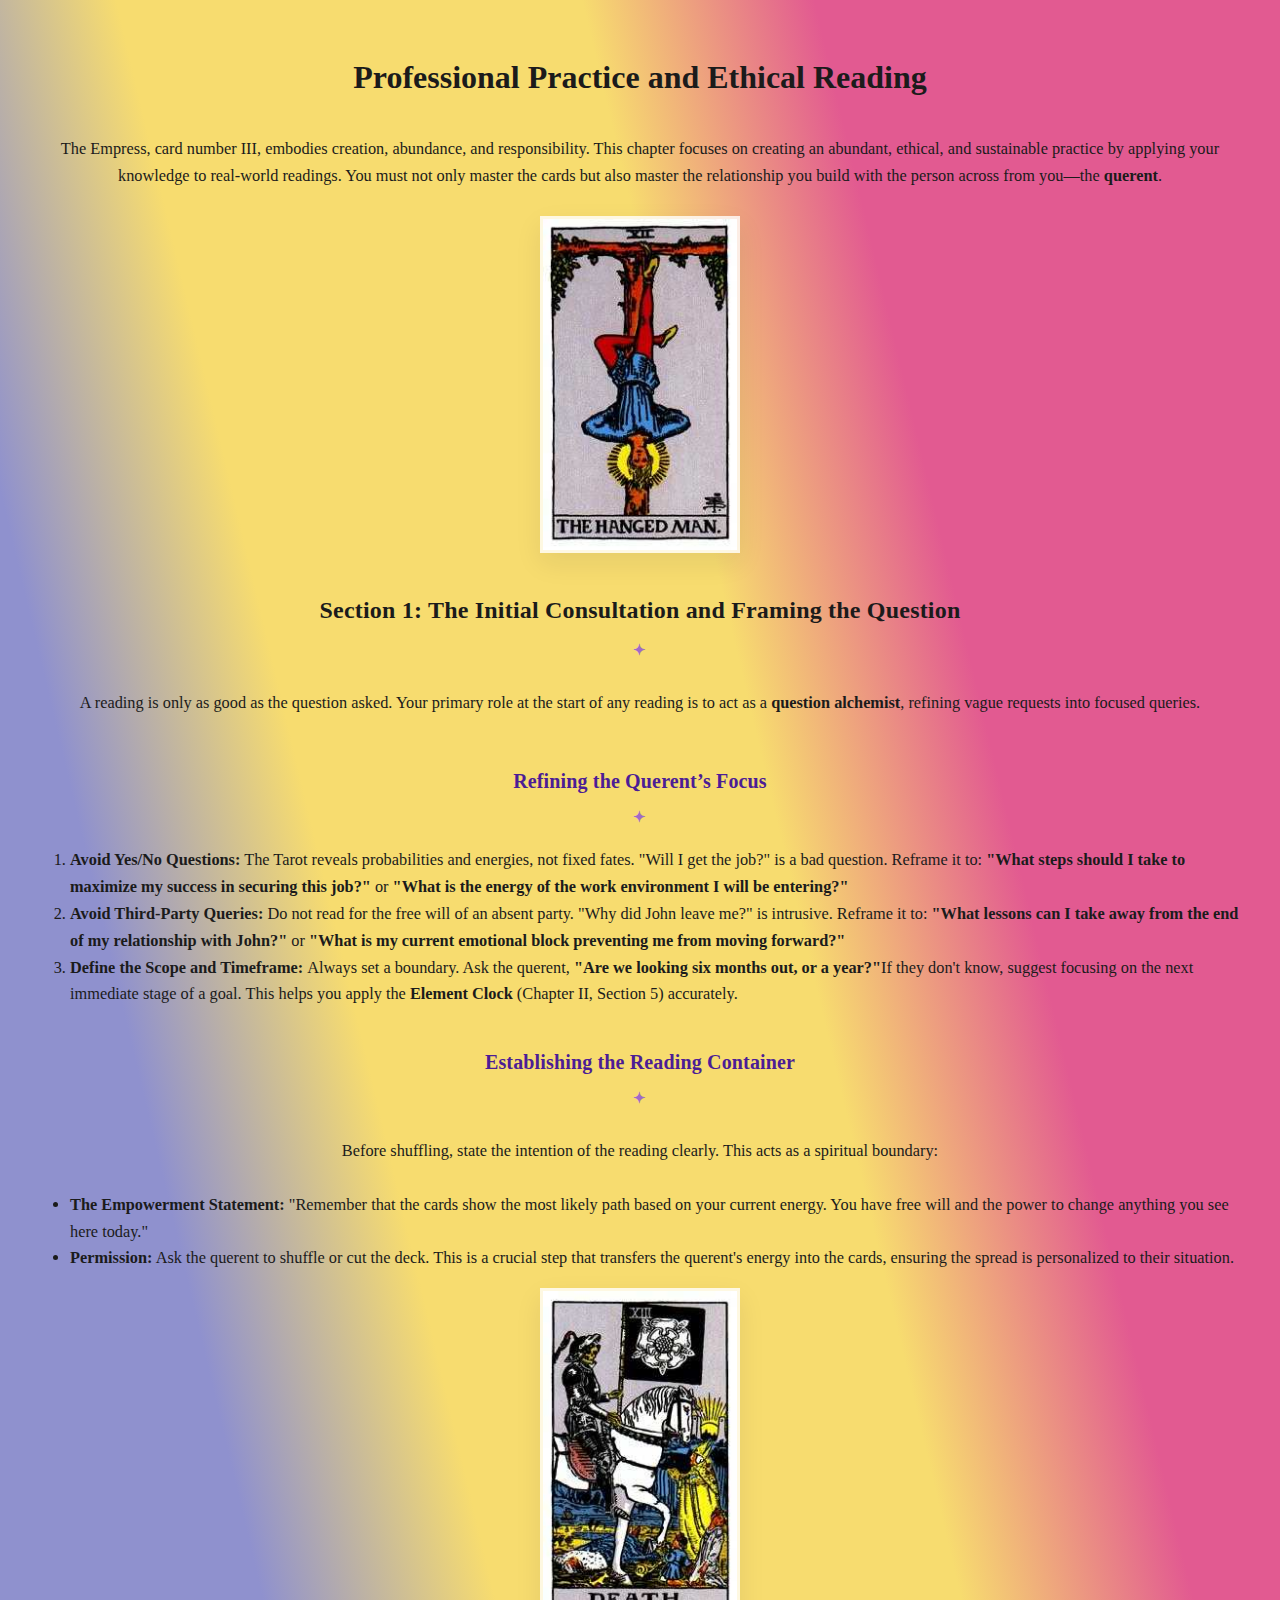
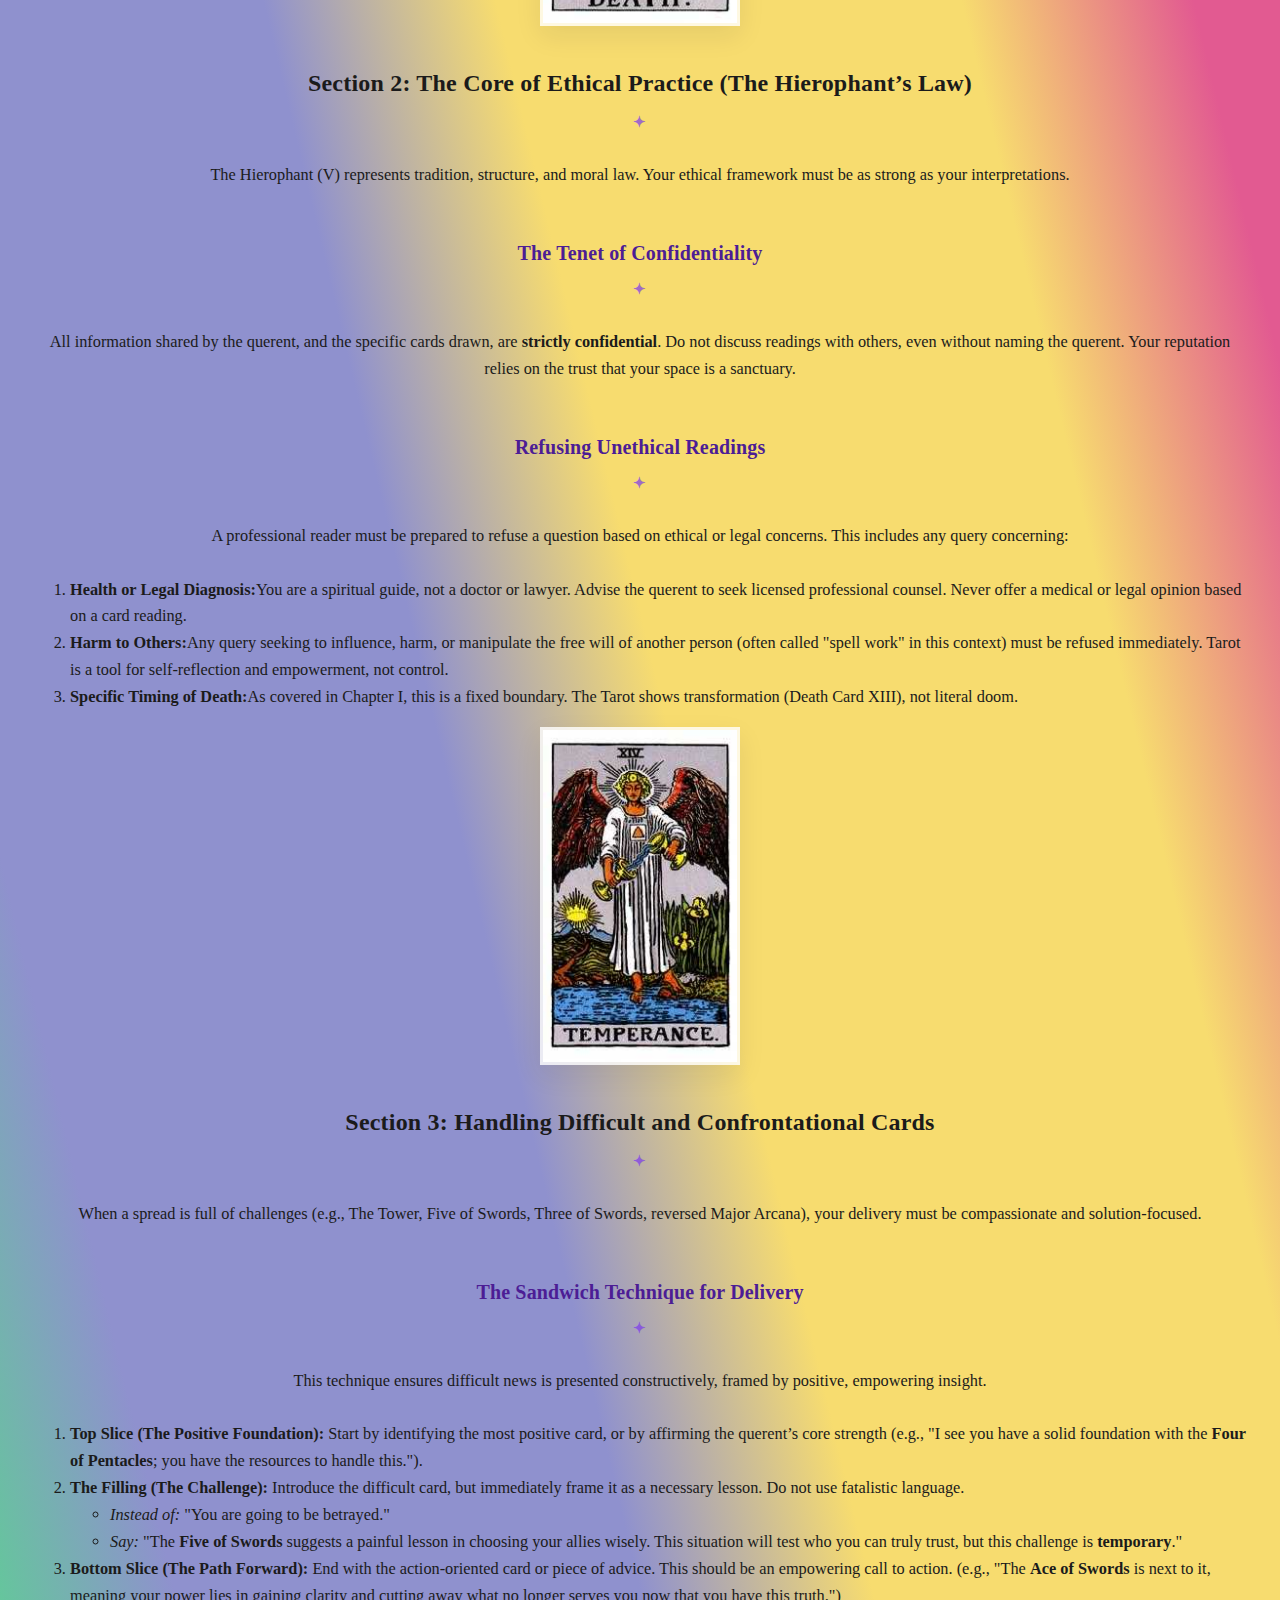
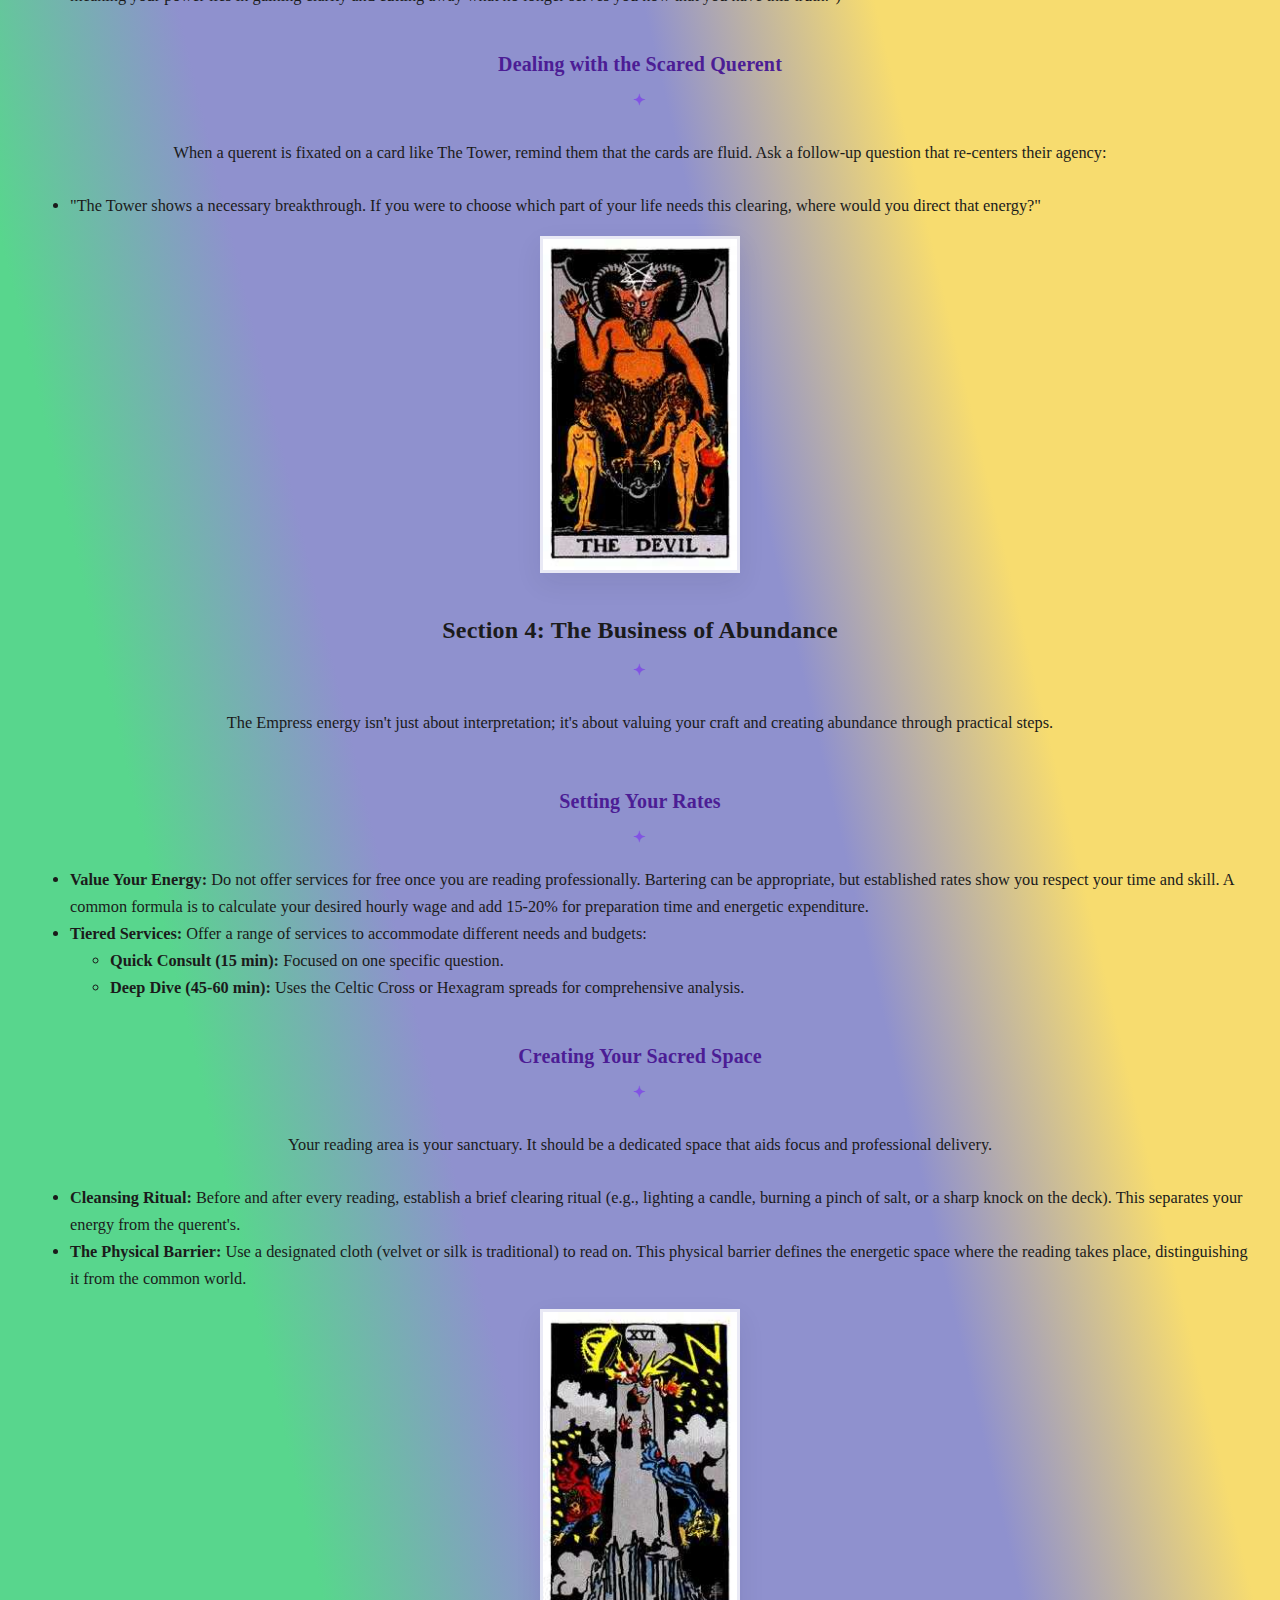
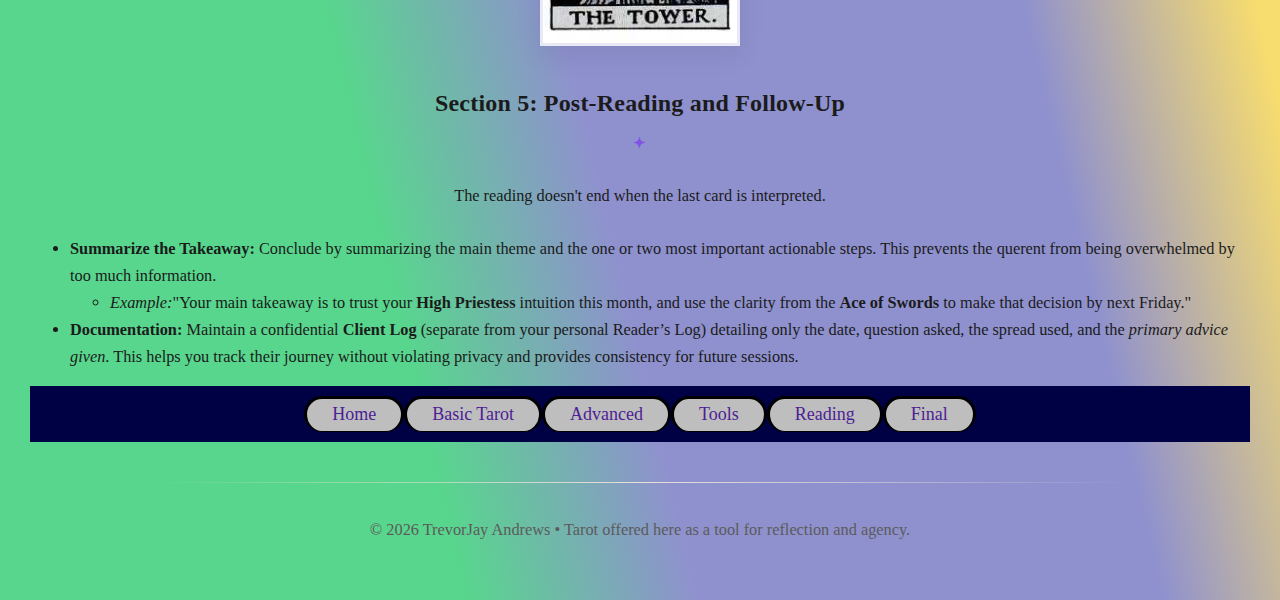
<file: practice.html>
<!DOCTYPE html>
<html>
  <head>
    <meta charset="utf-8">
    <meta name="viewport" content="width=device-width, initial-scale=1">
  </head>
  <body>
    <link rel="stylesheet" href="style.css">
    <h1>Professional Practice and Ethical Reading</h1>
    <p>The Empress, card number III, embodies creation, abundance, and responsibility. This chapter focuses on creating an abundant, ethical, and sustainable practice by applying your knowledge to real-world readings. You must not only master the cards but also master the relationship you build with the person across from you—the <strong>querent</strong>.
    </p>
    <img src="Hanged.jpg" alt="Image description" />
    <h2>Section 1: The Initial Consultation and Framing the Question
    </h2>
    <p>A reading is only as good as the question asked. Your primary role at the start of any reading is to act as a <strong>question alchemist</strong>, refining vague requests into focused queries.
    </p>
    <h3>Refining the Querent’s Focus
    </h3>
    <ol>
      <li><strong>Avoid Yes/No Questions:</strong> The Tarot reveals probabilities and energies, not fixed fates. "Will I get the job?" is a bad question. Reframe it to: <strong>"What steps should I take to maximize my success in securing this job?"</strong> or <strong>"What is the energy of the work environment I will be entering?"</strong></li>
      <li><strong>Avoid Third-Party Queries:</strong> Do not read for the free will of an absent party. "Why did John leave me?" is intrusive. Reframe it to: <strong>"What lessons can I take away from the end of my relationship with John?" </strong> or <strong>"What is my current emotional block preventing me from moving forward?" </strong></li>
      <li><strong>Define the Scope and Timeframe: </strong>Always set a boundary. Ask the querent, <strong>"Are we looking six months out, or a year?"</strong>If they don't know, suggest focusing on the next immediate stage of a goal. This helps you apply the<strong> Element Clock</strong> (Chapter II, Section 5) accurately.
      </li>
    </ol>
    <h3>Establishing the Reading Container
    </h3>
    <p>Before shuffling, state the intention of the reading clearly. This acts as a spiritual boundary:
    </p>
    <ul>
      <li><strong>The Empowerment Statement:</strong> "Remember that the cards show the most likely path based on your current energy. You have free will and the power to change anything you see here today."
      </li>
        <li><strong>Permission:</strong> Ask the querent to shuffle or cut the deck. This is a crucial step that transfers the querent's energy into the cards, ensuring the spread is personalized to their situation.</li>
    </ul>
    <img src="Death.jpg" alt="Image description" />
    <h2>Section 2: The Core of Ethical Practice (The Hierophant’s Law)
    </h2>
    <p>The Hierophant (V) represents tradition, structure, and moral law. Your ethical framework must be as strong as your interpretations.
    </p>
    <h3>The Tenet of Confidentiality
    </h3>
    <p>All information shared by the querent, and the specific cards drawn, are <strong>strictly confidential</strong>. Do not discuss readings with others, even without naming the querent. Your reputation relies on the trust that your space is a sanctuary.</p>
    <h3>Refusing Unethical Readings
    </h3>
    <p>A professional reader must be prepared to refuse a question based on ethical or legal concerns. This includes any query concerning:
    </p>
    <ol>
      <li><strong>Health or Legal Diagnosis:</strong>You are a spiritual guide, not a doctor or lawyer. Advise the querent to seek licensed professional counsel. Never offer a medical or legal opinion based on a card reading.</li>
      <li><strong>Harm to Others:</strong>Any query seeking to influence, harm, or manipulate the free will of another person (often called "spell work" in this context) must be refused immediately. Tarot is a tool for self-reflection and empowerment, not control.
      </li>
      <li><strong>Specific Timing of Death:</strong>As covered in Chapter I, this is a fixed boundary. The Tarot shows transformation (Death Card XIII), not literal doom.</li>
    </ol>
    <img src="Temperance.jpg" alt="Image description" />
    <h2>Section 3: Handling Difficult and Confrontational Cards
    </h2>
    <p>When a spread is full of challenges (e.g., The Tower, Five of Swords, Three of Swords, reversed Major Arcana), your delivery must be compassionate and solution-focused.
    </p>
    <h3>The Sandwich Technique for Delivery
    </h3>
    <p>This technique ensures difficult news is presented constructively, framed by positive, empowering insight.
    </p>
    <ol>
      <li><strong>Top Slice (The Positive Foundation): </strong>Start by identifying the most positive card, or by affirming the querent’s core strength (e.g., "I see you have a solid foundation with the <strong>Four of Pentacles</strong>; you have the resources to handle this.").</li>
      <li><strong>The Filling (The Challenge): </strong>Introduce the difficult card, but immediately frame it as a necessary lesson. Do not use fatalistic language.
        <ul>
          <li><em>Instead of:</em> "You are going to be betrayed."</li>
          <li><em>Say:</em> "The <strong>Five of Swords</strong> suggests a painful lesson in choosing your allies wisely. This situation will test who you can truly trust, but this challenge is <strong>temporary</strong>."</li>
        </ul></li>
      <li><strong>Bottom Slice (The Path Forward): </strong>End with the action-oriented card or piece of advice. This should be an empowering call to action. (e.g., "The <strong>Ace of Swords</strong> is next to it, meaning your power lies in gaining clarity and cutting away what no longer serves you now that you have this truth.")
      </li>
    </ol>
    <h3>Dealing with the Scared Querent</h3>
    <p>When a querent is fixated on a card like The Tower, remind them that the cards are fluid. Ask a follow-up question that re-centers their agency:
    </p>
    <ul>
      <li>"The Tower shows a necessary breakthrough. If you were to choose which part of your life needs this clearing, where would you direct that energy?"
      </li>
    </ul>
    <img src="Devil.jpg" alt="Image description" />
    <h2>Section 4: The Business of Abundance</h2>
    <p>The Empress energy isn't just about interpretation; it's about valuing your craft and creating abundance through practical steps.</p>
    <h3>Setting Your Rates</h3>
    <ul>
      <li><strong>Value Your Energy:</strong> Do not offer services for free once you are reading professionally. Bartering can be appropriate, but established rates show you respect your time and skill. A common formula is to calculate your desired hourly wage and add 15-20% for preparation time and energetic expenditure.</li>
      <li><strong>Tiered Services: </strong>Offer a range of services to accommodate different needs and budgets:

        <ul>
          <li><strong>Quick Consult (15 min):</strong> Focused on one specific question.
          </li>
          <li><strong>Deep Dive (45-60 min): </strong>Uses the Celtic Cross or Hexagram spreads for comprehensive analysis.</li>
        </ul>
      </li>
    </ul>
    <h3>Creating Your Sacred Space
    </h3>
    <p>Your reading area is your sanctuary. It should be a dedicated space that aids focus and professional delivery.
    </p>
    <ul>
      <li><strong>Cleansing Ritual: </strong>Before and after every reading, establish a brief clearing ritual (e.g., lighting a candle, burning a pinch of salt, or a sharp knock on the deck). This separates your energy from the querent's.
      </li>
      <li><strong>The Physical Barrier: </strong>Use a designated cloth (velvet or silk is traditional) to read on. This physical barrier defines the energetic space where the reading takes place, distinguishing it from the common world.
      </li>
    </ul>
    <img src="Tower.jpg" alt="Image description" />
    <h2>Section 5: Post-Reading and Follow-Up
    </h2>
    <p>The reading doesn't end when the last card is interpreted.
    </p>
    <ul>
      <li><strong>Summarize the Takeaway: </strong>Conclude by summarizing the main theme and the one or two most important actionable steps. This prevents the querent from being overwhelmed by too much information.
        <ul>
          <li><em>Example:</em>"Your main takeaway is to trust your <strong>High Priestess</strong> intuition this month, and use the clarity from the <strong>Ace of Swords</strong> to make that decision by next Friday."</li>
        </ul>
      </li>
      <li><strong>Documentation:</strong> Maintain a confidential <strong>Client Log</strong> (separate from your personal Reader’s Log) detailing only the date, question asked, the spread used, and the <em>primary advice given</em>. This helps you track their journey without violating privacy and provides consistency for future sessions.
      </li>
    </ul>
    <nav>
      <a href="index.html"> Home </a>
      <a href="fool.html">Basic Tarot</a>
      <a href="priestess.html">Advanced</a>
      <a href="toolkit.html">Tools</a>
      <a href="reading.html">Reading</a>
      <a href="final.html">Final</a>
    </nav>
    <footer class="center" role="contentinfo">
      <div class="rule" aria-hidden="true"></div>
      <p>© 2026 TrevorJay Andrews • Tarot offered here as a tool for reflection and agency.</p>
    </footer>
  </body>
</html>
</file>
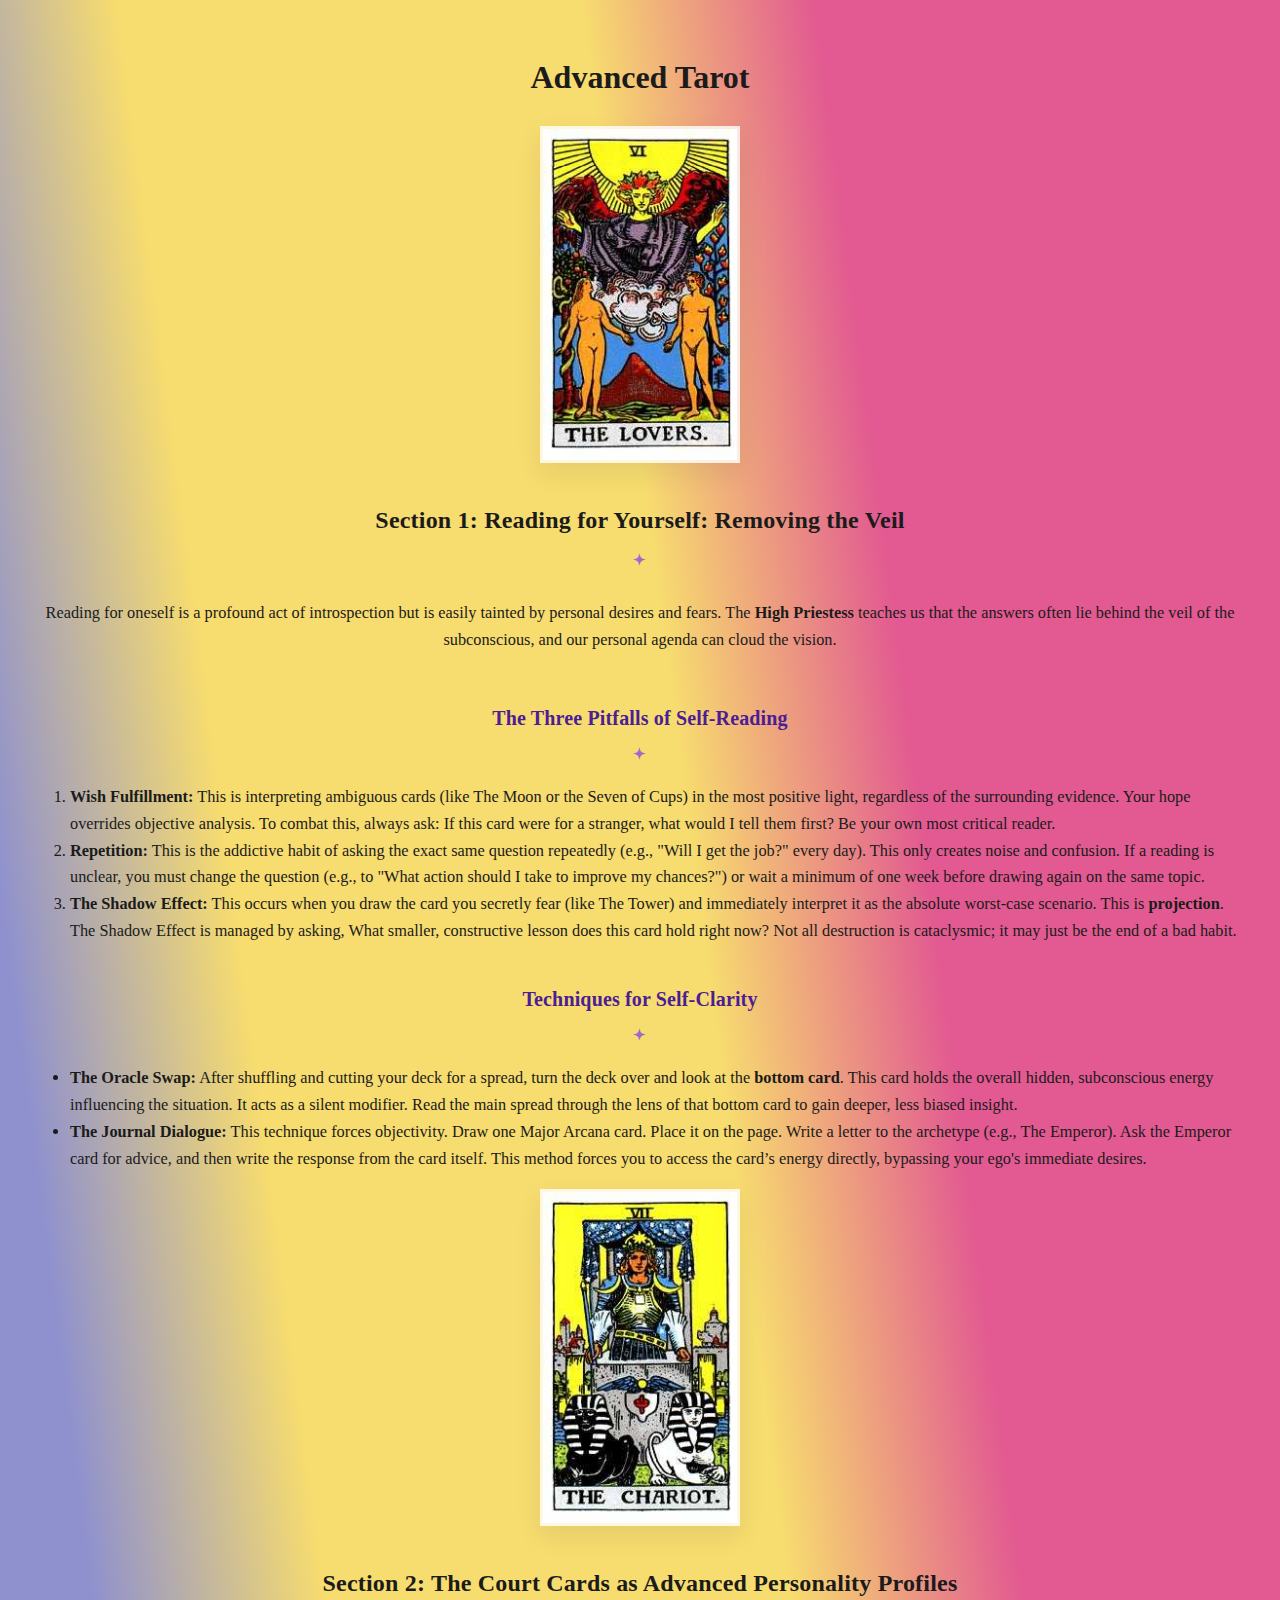
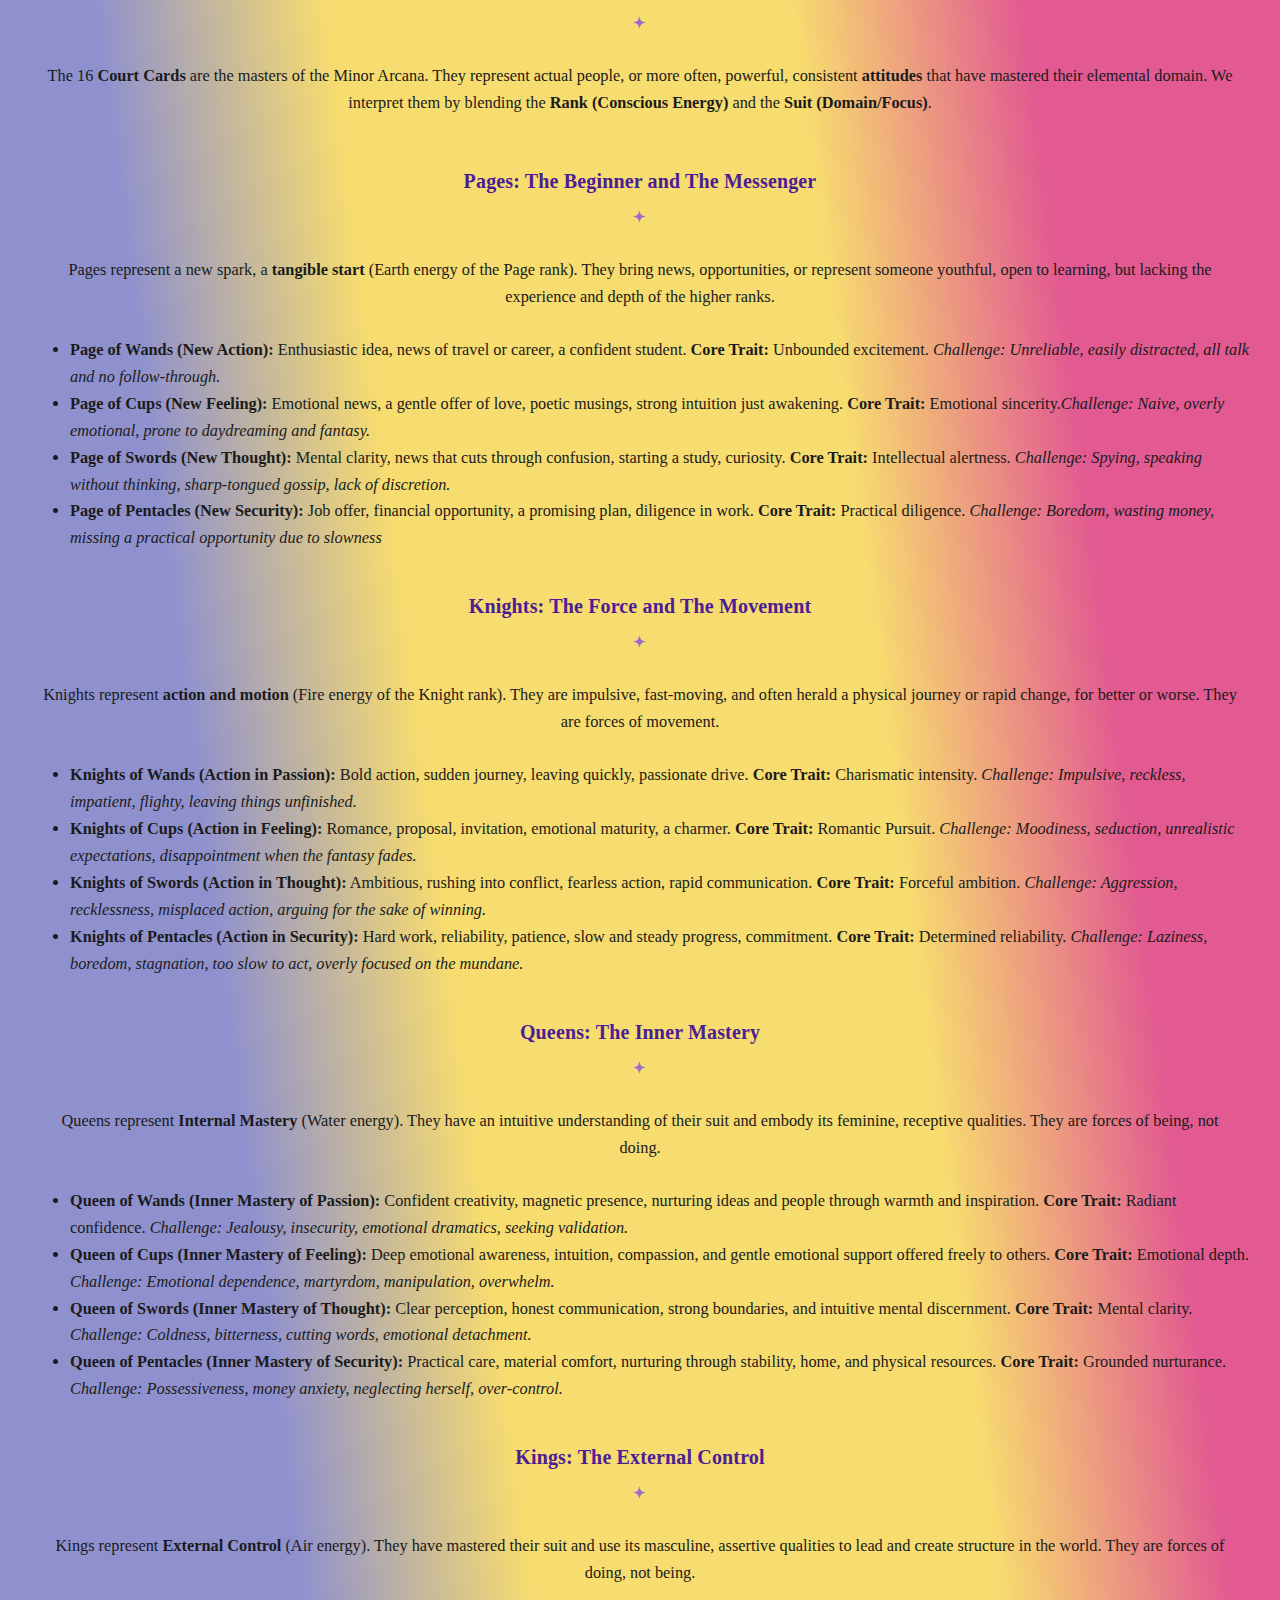
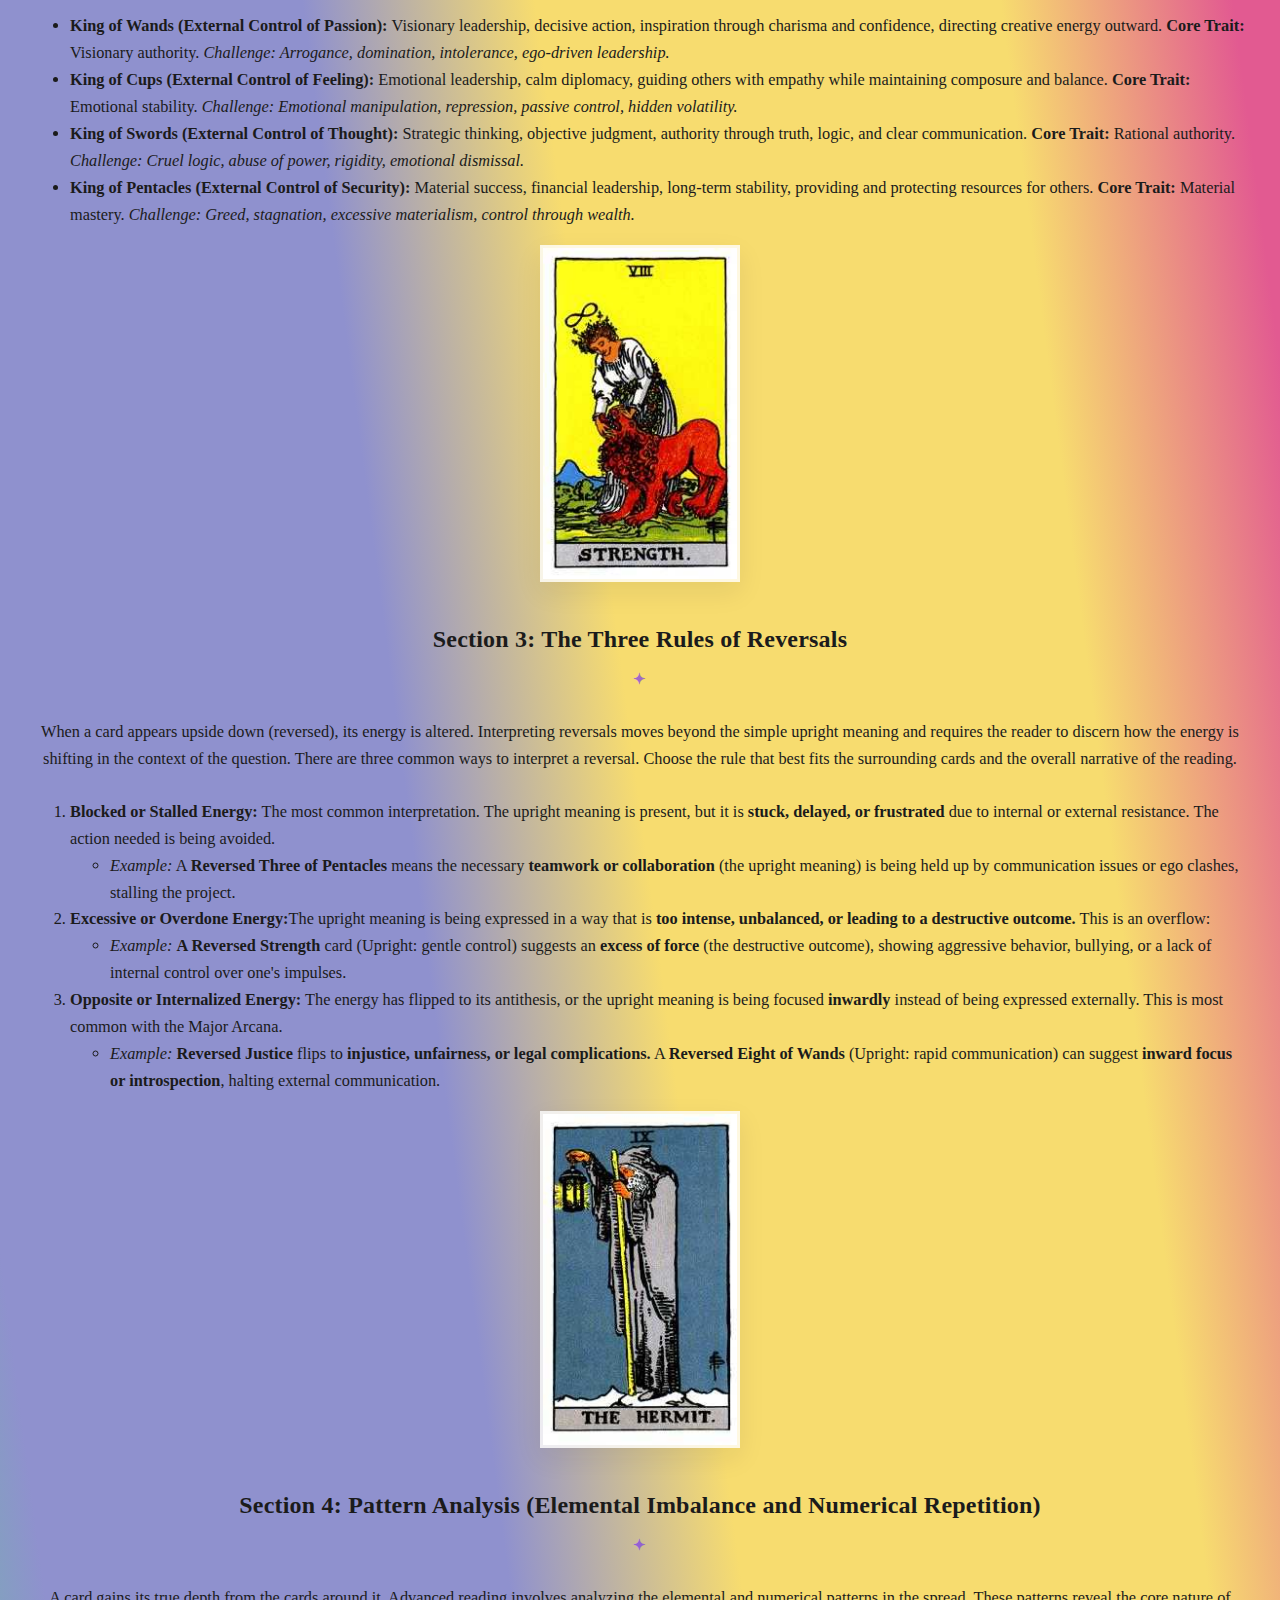
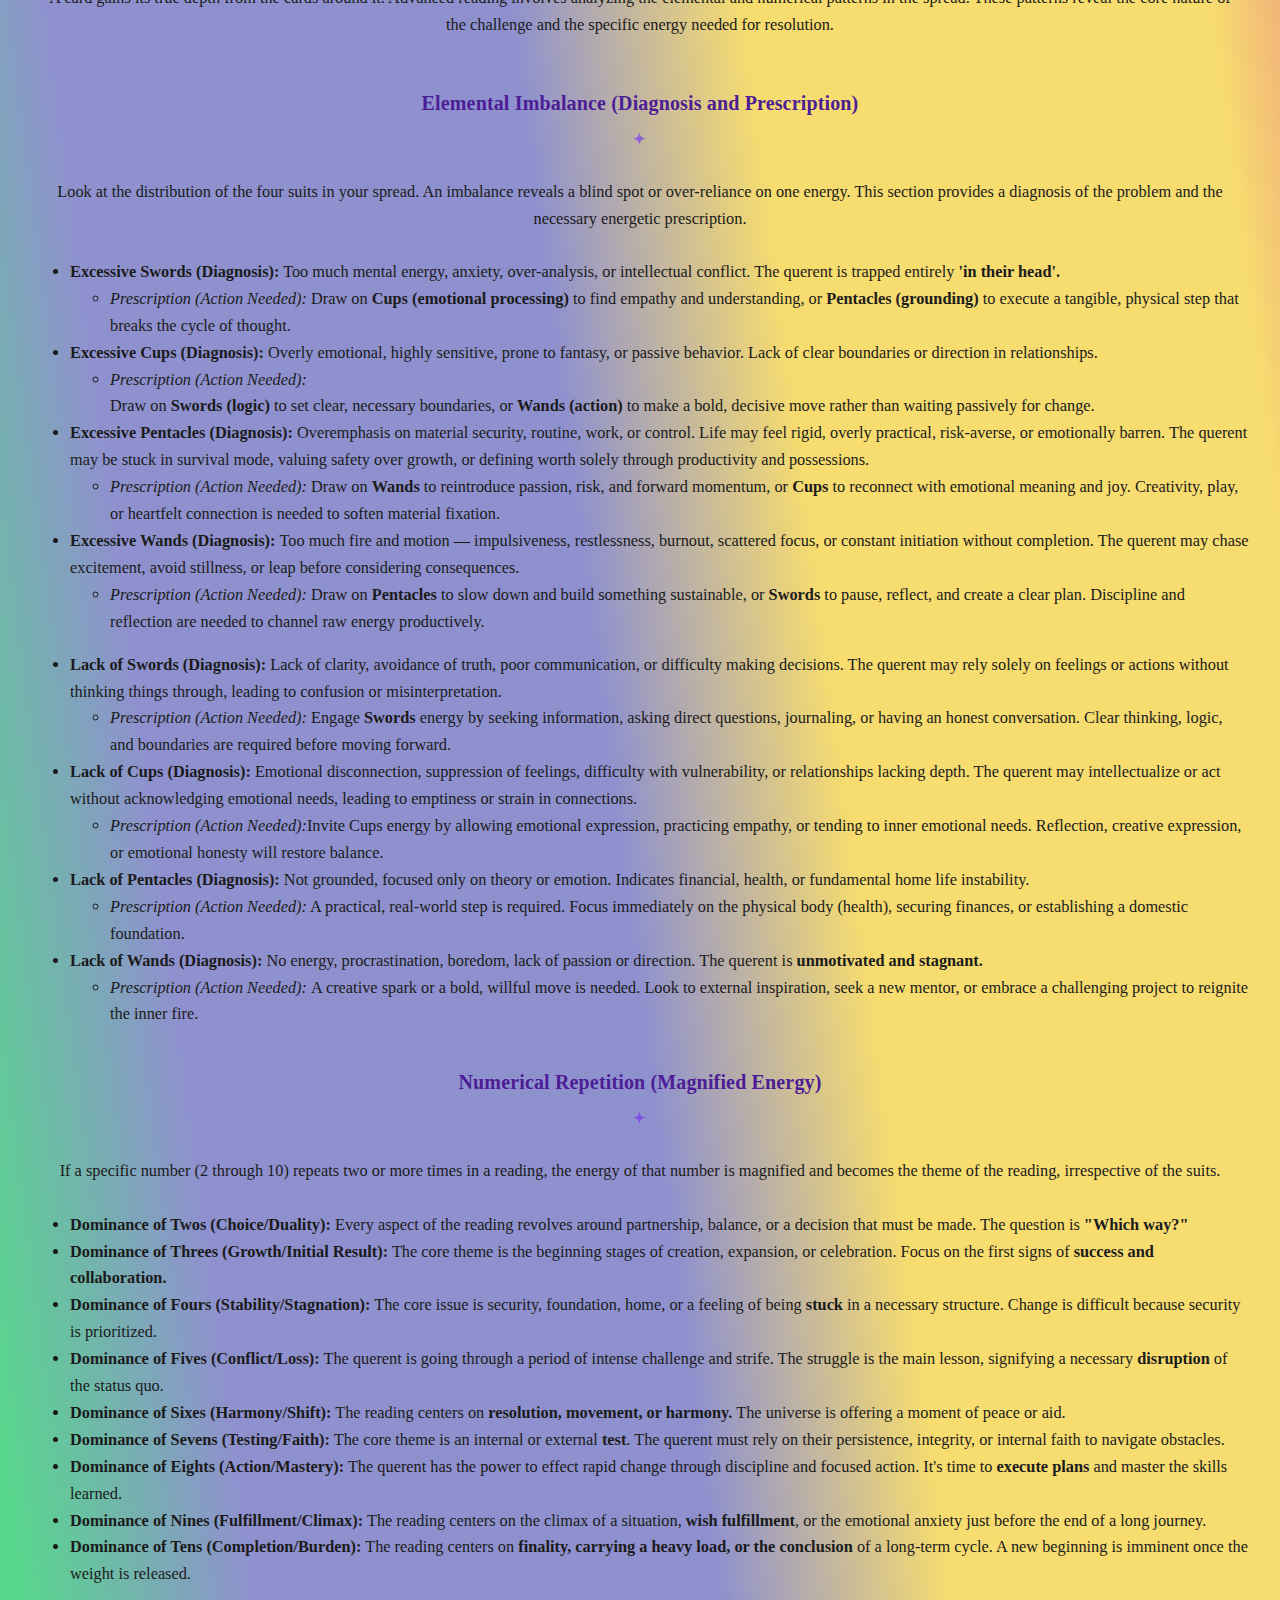
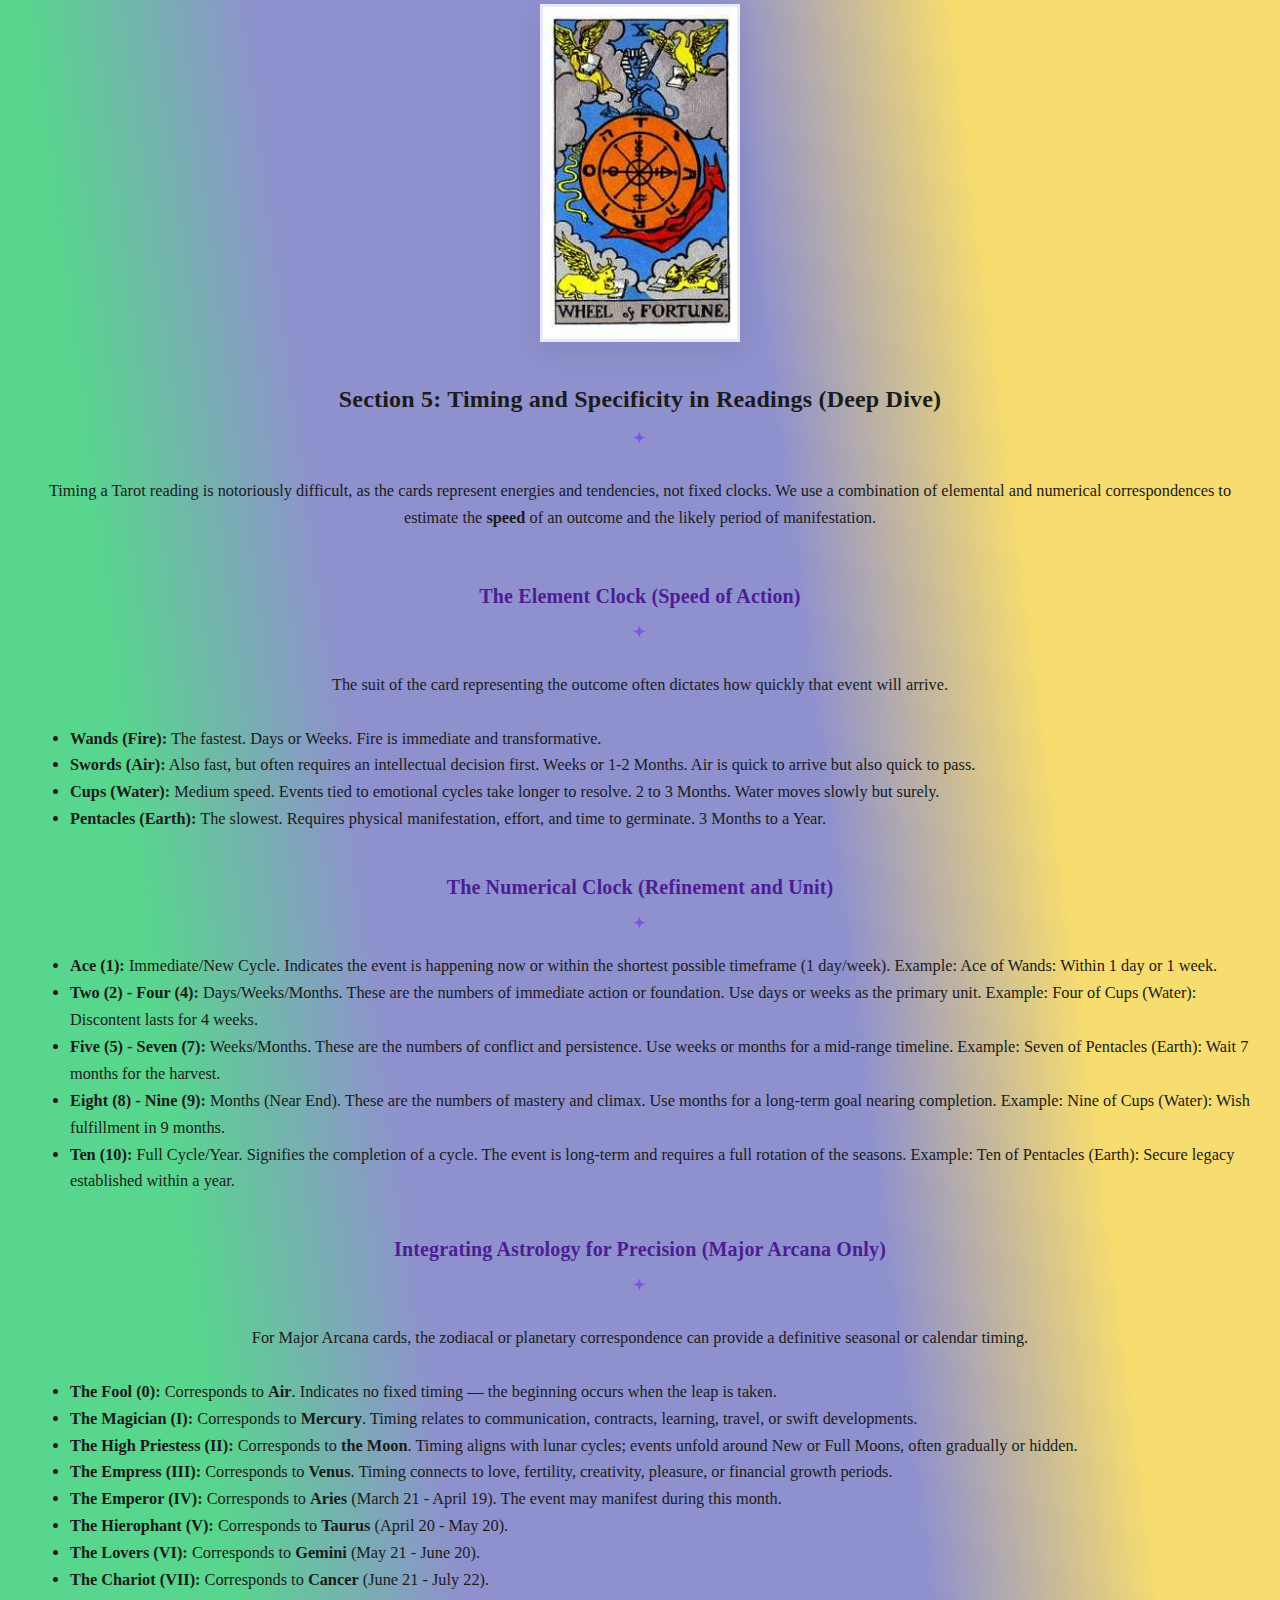
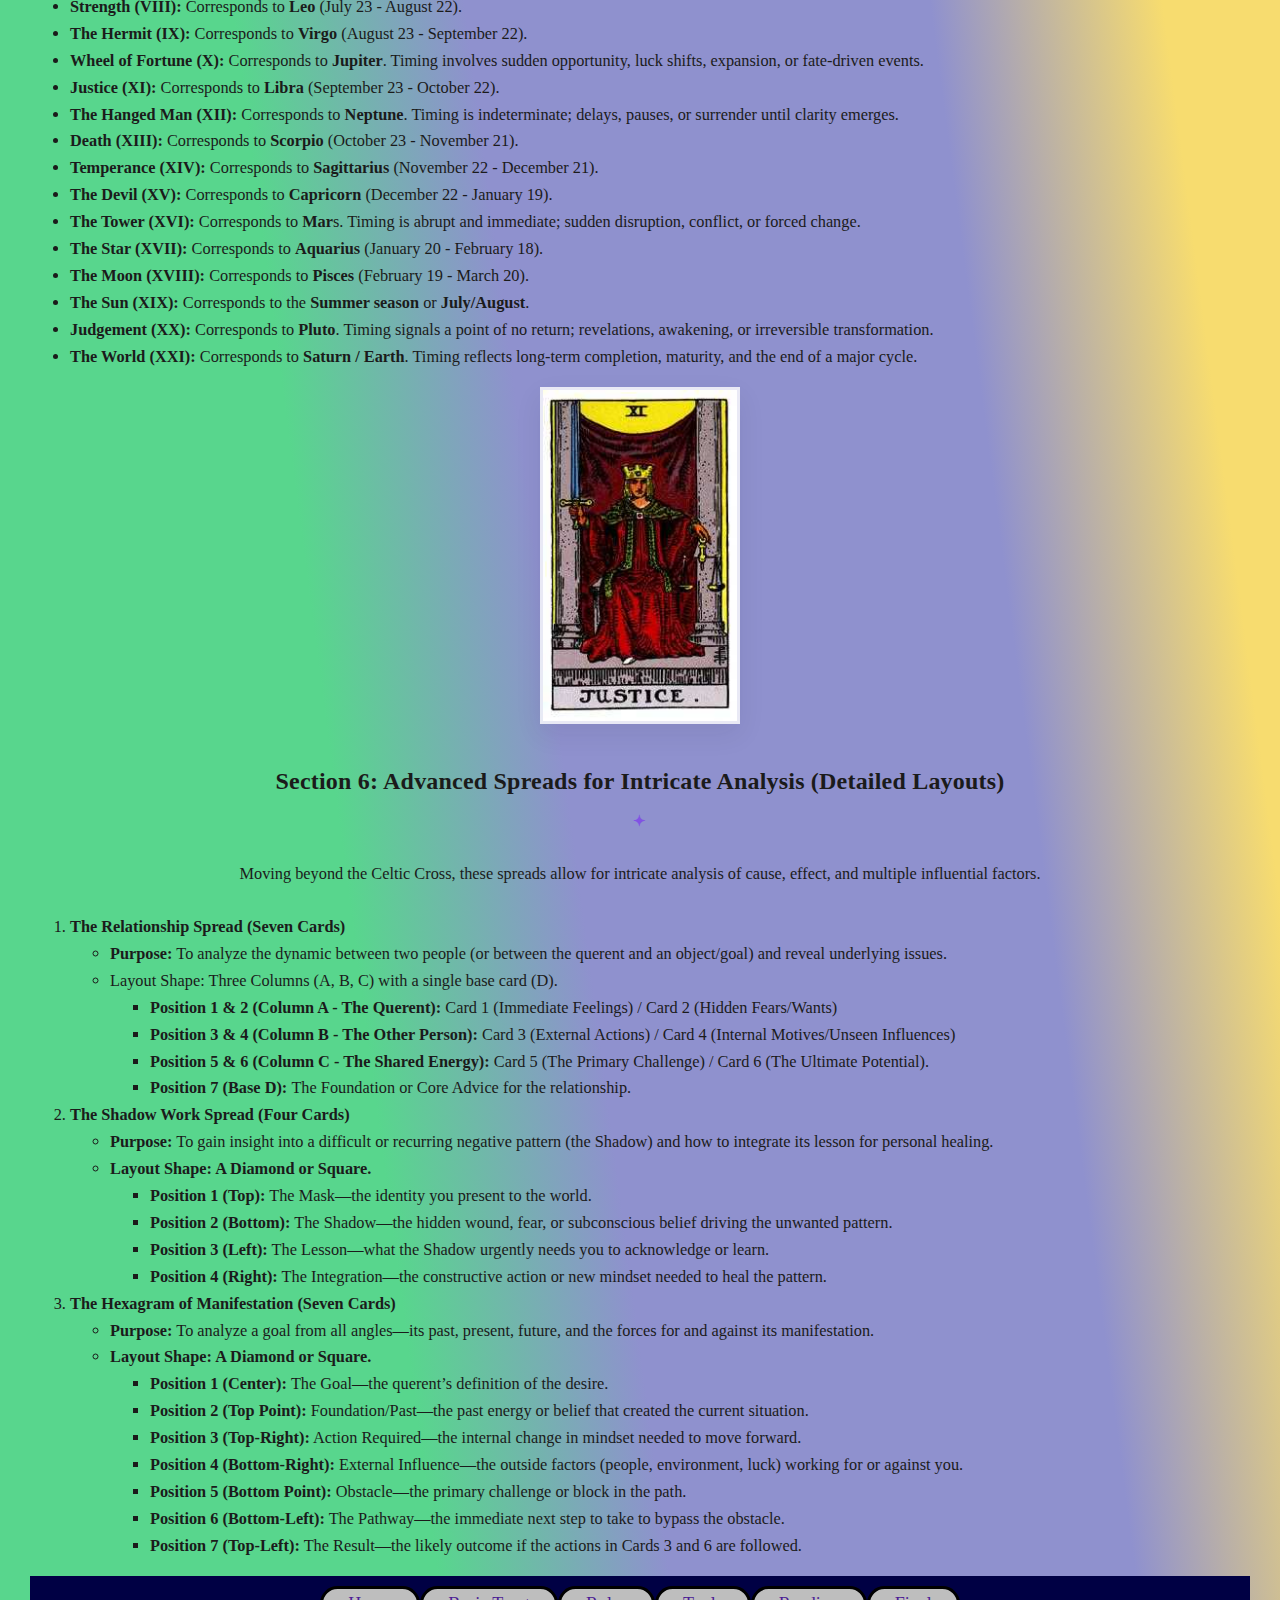
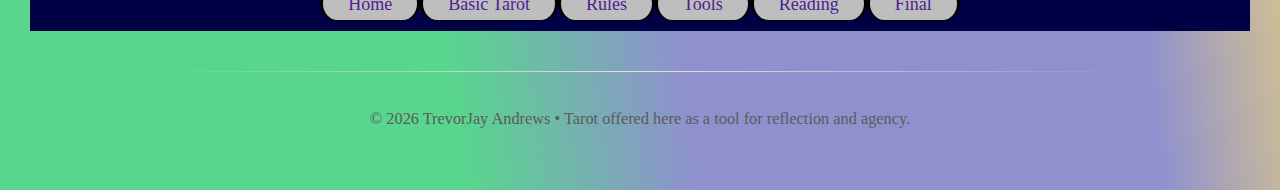
<file: priestess.html>
<!DOCTYPE html>
<html>
  <head>
    <meta charset="utf-8">
    <meta name="viewport" content="width=device-width, initial-scale=1">
  </head>
  <body>
    <link rel="stylesheet" href="style.css">    <h1> Advanced Tarot</h1>
    <img src="Lovers.jpg" alt="Image description" />
    <h2>Section 1: Reading for Yourself: Removing the Veil
    </h2>
    <p>Reading for oneself is a profound act of introspection but is easily tainted by personal desires and fears. The <strong>High Priestess</strong> teaches us that the answers often lie behind the veil of the subconscious, and our personal agenda can cloud the vision.</p>
    <h3>The Three Pitfalls of Self-Reading
    </h3>
    <ol>
      <li><strong>Wish Fulfillment:</strong> This is interpreting ambiguous cards (like The Moon or the Seven of Cups) in the most positive light, regardless of the surrounding evidence. Your hope overrides objective analysis. To combat this, always ask: If this card were for a stranger, what would I tell them first? Be your own most critical reader.</li>
      <li><strong>Repetition:</strong> This is the addictive habit of asking the exact same question repeatedly (e.g., "Will I get the job?" every day). This only creates noise and confusion. If a reading is unclear, you must change the question (e.g., to "What action should I take to improve my chances?") or wait a minimum of one week before drawing again on the same topic.</li>
      <li><strong>The Shadow Effect:</strong> This occurs when you draw the card you secretly fear (like The Tower) and immediately interpret it as the absolute worst-case scenario. This is <strong>projection</strong>. The Shadow Effect is managed by asking, What smaller, constructive lesson does this card hold right now? Not all destruction is cataclysmic; it may just be the end of a bad habit.</li>
    </ol>
    <h3>Techniques for Self-Clarity
    </h3>
    <ul>
      <li><strong>The Oracle Swap:</strong> After shuffling and cutting your deck for a spread, turn the deck over and look at the <strong>bottom card</strong>. This card holds the overall hidden, subconscious energy influencing the situation. It acts as a silent modifier. Read the main spread through the lens of that bottom card to gain deeper, less biased insight.
      </li>
      <li><strong>The Journal Dialogue:</strong> This technique forces objectivity. Draw one Major Arcana card. Place it on the page. Write a letter to the archetype (e.g., The Emperor). Ask the Emperor card for advice, and then write the response from the card itself. This method forces you to access the card’s energy directly, bypassing your ego's immediate desires.</li>
    </ul>
    <img src="Chariot.jpg" alt="Image description" />
    <h2>Section 2: The Court Cards as Advanced Personality Profiles
    </h2>
    <p>The 16 <strong>Court Cards</strong> are the masters of the Minor Arcana. They represent actual people, or more often, powerful, consistent <strong>attitudes</strong> that have mastered their elemental domain. We interpret them by blending the <strong>Rank (Conscious Energy)</strong> and the <strong>Suit (Domain/Focus)</strong>.
      </p>
    <h3>Pages: The Beginner and The Messenger
    </h3>
    <p>Pages represent a new spark, a <strong>tangible start</strong> (Earth energy of the Page rank). They bring news, opportunities, or represent someone youthful, open to learning, but lacking the experience and depth of the higher ranks.
    </p>
    <ul>
      <li><strong>Page of Wands (New Action):</strong> Enthusiastic idea, news of travel or career, a confident student. <strong>Core Trait:</strong> Unbounded excitement. <em>Challenge: Unreliable, easily distracted, all talk and no follow-through.</em></li>
      <li><strong>Page of Cups (New Feeling):</strong> Emotional news, a gentle offer of love, poetic musings, strong intuition just awakening. <strong>Core Trait:</strong> Emotional sincerity.<em>Challenge: Naive, overly emotional, prone to daydreaming and fantasy.</em></li>
      <li><strong>Page of Swords (New Thought):</strong> Mental clarity, news that cuts through confusion, starting a study, curiosity. <strong>Core Trait:</strong> Intellectual alertness. <em>Challenge: Spying, speaking without thinking, sharp-tongued gossip, lack of discretion.
        </em></li>
      <li><strong>Page of Pentacles (New Security): </strong>Job offer, financial opportunity, a promising plan, diligence in work.  <strong>Core Trait:</strong> Practical diligence. <em>Challenge: Boredom, wasting money, missing a practical opportunity due to slowness</em></li>
    </ul>
  
    <h3>Knights: The Force and The Movement</h3>
    <p>Knights represent<strong> action and motion</strong> (Fire energy of the Knight rank). They are impulsive, fast-moving, and often herald a physical journey or rapid change, for better or worse. They are forces of movement.
    </p>
    <ul>
      <li><strong>Knights of Wands (Action in Passion):</strong> Bold action, sudden journey, leaving quickly, passionate drive. <strong>Core Trait:</strong> Charismatic intensity. <em>Challenge: Impulsive, reckless, impatient, flighty, leaving things unfinished.
        </em></li>
      
      <li><strong>Knights of Cups (Action in Feeling):</strong> Romance, proposal, invitation, emotional maturity, a charmer. <strong>Core Trait:</strong> Romantic Pursuit. <em>Challenge: Moodiness, seduction, unrealistic expectations, disappointment when the fantasy fades.</em></li>
      
      <li><strong>Knights of Swords (Action in Thought):</strong> Ambitious, rushing into conflict, fearless action, rapid communication.  <strong>Core Trait:</strong> Forceful ambition.  <em>Challenge: Aggression, recklessness, misplaced action, arguing for the sake of winning.
        </em></li>
      
      <li><strong>Knights of Pentacles (Action in Security): </strong>Hard work, reliability, patience, slow and steady progress, commitment. <strong>Core Trait:</strong> Determined reliability. <em>Challenge: Laziness, boredom, stagnation, too slow to act, overly focused on the mundane.</em></li>
    </ul>
    <h3>Queens: The Inner Mastery
    </h3>
    <p>Queens represent <strong>Internal Mastery</strong> (Water energy). They have an intuitive understanding of their suit and embody its feminine, receptive qualities. They are forces of being, not doing.</p>
    <ul>
      <li><strong>Queen of Wands (Inner Mastery of Passion): </strong> Confident creativity, magnetic presence, nurturing ideas and people through warmth and inspiration. <strong>Core Trait:</strong> Radiant confidence. <em>Challenge: Jealousy, insecurity, emotional dramatics, seeking validation.</em>
      </li>
      <li><strong>Queen of Cups (Inner Mastery of Feeling):</strong> Deep emotional awareness, intuition, compassion, and gentle emotional support offered freely to others. <strong>Core Trait:</strong> Emotional depth. <em>Challenge: Emotional dependence, martyrdom, manipulation, overwhelm.</em>
      </li>
      <li><strong>Queen of Swords (Inner Mastery of Thought): </strong>  Clear perception, honest communication, strong boundaries, and intuitive mental discernment. <strong>Core Trait:</strong> Mental clarity. <em>Challenge: Coldness, bitterness, cutting words, emotional detachment.</em>
      </li><li><strong>Queen of Pentacles (Inner Mastery of Security): </strong> Practical care, material comfort, nurturing through stability, home, and physical resources. <strong>Core Trait:</strong> Grounded nurturance. <em>Challenge: Possessiveness, money anxiety, neglecting herself, over-control.
      </em>
      </li>
    </ul>
    <h3>Kings: The External Control
    </h3>
    <p>Kings represent <strong>External Control</strong> (Air energy). They have mastered their suit and use its masculine, assertive qualities to lead and create structure in the world. They are forces of doing, not being.</p>
    <ul>
      <li><strong>King of Wands (External Control of Passion): </strong>Visionary leadership, decisive action, inspiration through charisma and confidence, directing creative energy outward. <strong>Core Trait:</strong>
        Visionary authority. <em>Challenge: Arrogance, domination, intolerance, ego-driven leadership.</em>
      </li>
      <li><strong>King of Cups (External Control of Feeling):</strong> Emotional leadership, calm diplomacy, guiding others with empathy while maintaining composure and balance. <strong>Core Trait:</strong> Emotional stability. <em>Challenge: Emotional manipulation, repression, passive control, hidden volatility.</em>
      </li>
      <li><strong>King of Swords (External Control of Thought):</strong> Strategic thinking, objective judgment, authority through truth, logic, and clear communication. <strong>Core Trait: </strong> Rational authority. <em>Challenge: Cruel logic, abuse of power, rigidity, emotional dismissal.</em>

      </li>
      <li><strong>King of Pentacles (External Control of Security): </strong> Material success, financial leadership, long-term stability, providing and protecting resources for others. <strong>Core Trait: </strong>Material mastery. <em>Challenge: Greed, stagnation, excessive materialism, control through wealth.</em>

      </li>
    </ul>
    <img src="Strength.jpg" alt="Image description" />
    <h2>Section 3: The Three Rules of Reversals
    </h2>
    <p>When a card appears upside down (reversed), its energy is altered. Interpreting reversals moves beyond the simple upright meaning and requires the reader to discern how the energy is shifting in the context of the question. There are three common ways to interpret a reversal. Choose the rule that best fits the surrounding cards and the overall narrative of the reading.
    </p>
    <ol>
      <li><strong>Blocked or Stalled Energy:</strong> The most common interpretation. The upright meaning is present, but it is <strong>stuck, delayed, or frustrated</strong> due to internal or external resistance. The action needed is being avoided.
        <ul> <li><em>Example:</em> A <strong>Reversed Three of Pentacles</strong> means the necessary <strong>teamwork or collaboration</strong> (the upright meaning) is being held up by communication issues or ego clashes, stalling the project.
          </li></ul></li>
      <li><strong>Excessive or Overdone Energy:</strong>The upright meaning is being expressed in a way that is <strong>too intense, unbalanced, or leading to a destructive outcome.</strong> This is an overflow: <ul><li><em>Example:</em> <strong>A Reversed Strength</strong> card (Upright: gentle control) suggests an <strong>excess of force</strong> (the destructive outcome), showing aggressive behavior, bullying, or a lack of internal control over one's impulses.
        </li></ul></li>
      <li><strong>Opposite or Internalized Energy:</strong> The energy has flipped to its antithesis, or the upright meaning is being focused <strong>inwardly</strong> instead of being expressed externally. This is most common with the Major Arcana.<ul><li><em>Example:</em><strong> Reversed Justice</strong> flips to <strong>injustice, unfairness, or legal complications.</strong> A <strong>Reversed Eight of Wands</strong> (Upright: rapid communication) can suggest <strong>inward focus or introspection</strong>, halting external communication.</li></ul></li>
    </ol>
    <img src="Hermit.jpg" alt="Image description" />
    <h2>Section 4: Pattern Analysis (Elemental Imbalance and Numerical Repetition)</h2>
    
    <p>A card gains its true depth from the cards around it. Advanced reading involves analyzing the elemental and numerical patterns in the spread. These patterns reveal the core nature of the challenge and the specific energy needed for resolution.
    </p>
    <h3>Elemental Imbalance (Diagnosis and Prescription)
    </h3>
    <p>Look at the distribution of the four suits in your spread. An imbalance reveals a blind spot or over-reliance on one energy. This section provides a diagnosis of the problem and the necessary energetic prescription.
    </p>
    <ul>
      <li><strong>Excessive Swords (Diagnosis):</strong> Too much mental energy, anxiety, over-analysis, or intellectual conflict. The querent is trapped entirely <strong>'in their head'.</strong><ul><li><em>Prescription (Action Needed):</em> Draw on <strong>Cups (emotional processing)</strong> to find empathy and understanding, or <strong>Pentacles (grounding)</strong> to execute a tangible, physical step that breaks the cycle of thought.</li></ul></li>
      <li><strong>Excessive Cups (Diagnosis):</strong> Overly emotional, highly sensitive, prone to fantasy, or passive behavior. Lack of clear boundaries or direction in relationships.<ul><li><em>Prescription (Action Needed):</em></li> Draw on <strong>Swords (logic)</strong> to set clear, necessary boundaries, or <strong>Wands (action)</strong> to make a bold, decisive move rather than waiting passively for change.
        </ul></li>
      <li><strong>Excessive Pentacles (Diagnosis): </strong>Overemphasis on material security, routine, work, or control. Life may feel rigid, overly practical, risk‑averse, or emotionally barren. The querent may be stuck in survival mode, valuing safety over growth, or defining worth solely through productivity and possessions.<ul><li><em>Prescription (Action Needed):</em> Draw on <strong>Wands</strong> to reintroduce passion, risk, and forward momentum, or <strong>Cups</strong> to reconnect with emotional meaning and joy. Creativity, play, or heartfelt connection is needed to soften material fixation.
        </li></ul></li>
      <li><strong>Excessive Wands (Diagnosis): </strong>Too much fire and motion — impulsiveness, restlessness, burnout, scattered focus, or constant initiation without completion. The querent may chase excitement, avoid stillness, or leap before considering consequences.<ul><li><em>Prescription (Action Needed): </em>Draw on <strong>Pentacles</strong> to slow down and build something sustainable, or <strong>Swords</strong> to pause, reflect, and create a clear plan. Discipline and reflection are needed to channel raw energy productively.
        </li></ul></li>
    </ul>
    <ul>
      <li><strong>Lack of Swords (Diagnosis):</strong> Lack of clarity, avoidance of truth, poor communication, or difficulty making decisions. The querent may rely solely on feelings or actions without thinking things through, leading to confusion or misinterpretation.
        <ul><li><em>Prescription (Action Needed):</em>  Engage <strong>Swords</strong> energy by seeking information, asking direct questions, journaling, or having an honest conversation. Clear thinking, logic, and boundaries are required before moving forward.
          </li></ul></li>
      <li><strong>Lack of Cups (Diagnosis):</strong> Emotional disconnection, suppression of feelings, difficulty with vulnerability, or relationships lacking depth. The querent may intellectualize or act without acknowledging emotional needs, leading to emptiness or strain in connections.
        <ul><li><em>Prescription (Action Needed):</em>Invite Cups energy by allowing emotional expression, practicing empathy, or tending to inner emotional needs. Reflection, creative expression, or emotional honesty will restore balance.</li>
        </ul></li>
      <li><strong>Lack of Pentacles (Diagnosis): </strong> Not grounded, focused only on theory or emotion. Indicates financial, health, or fundamental home life instability.
        <ul><li><em>Prescription (Action Needed):</em> A practical, real-world step is required. Focus immediately on the physical body (health), securing finances, or establishing a domestic foundation.

        </li></ul></li>
      <li><strong>Lack of Wands (Diagnosis): </strong>No energy, procrastination, boredom, lack of passion or direction. The querent is <strong>unmotivated and stagnant.</strong><ul><li><em>Prescription (Action Needed): </em>A creative spark or a bold, willful move is needed. Look to external inspiration, seek a new mentor, or embrace a challenging project to reignite the inner fire.
        </li></ul></li>
    </ul>
    <h3>Numerical Repetition (Magnified Energy)
    </h3>
    <p>If a specific number (2 through 10) repeats two or more times in a reading, the energy of that number is magnified and becomes the theme of the reading, irrespective of the suits.</p>
    <ul>
      <li><strong>Dominance of Twos (Choice/Duality):</strong> Every aspect of the reading revolves around partnership, balance, or a decision that must be made. The question is <strong>"Which way?"</strong></li>
      <li><strong>Dominance of Threes (Growth/Initial Result):</strong> The core theme is the beginning stages of creation, expansion, or celebration. Focus on the first signs of <strong>success and collaboration.</strong>
      </li>
      <li><strong>Dominance of Fours (Stability/Stagnation):</strong> The core issue is security, foundation, home, or a feeling of being <strong>stuck</strong> in a necessary structure. Change is difficult because security is prioritized.
      </li>
      <li><strong>Dominance of Fives (Conflict/Loss):</strong> The querent is going through a period of intense challenge and strife. The struggle is the main lesson, signifying a necessary <strong>disruption</strong> of the status quo.
      </li>
      <li><strong>Dominance of Sixes (Harmony/Shift):</strong> The reading centers on <strong>resolution, movement, or harmony.</strong> The universe is offering a moment of peace or aid.
      </li>
      <li><strong>Dominance of Sevens (Testing/Faith):</strong> The core theme is an internal or external <strong>test</strong>. The querent must rely on their persistence, integrity, or internal faith to navigate obstacles.</li>
      <li><strong>Dominance of Eights (Action/Mastery):</strong> The querent has the power to effect rapid change through discipline and focused action. It's time to <strong>execute plans</strong> and master the skills learned.
      </li>
      <li><strong>Dominance of Nines (Fulfillment/Climax):</strong> The reading centers on the climax of a situation, <strong>wish fulfillment</strong>, or the emotional anxiety just before the end of a long journey.
      </li>
      <li><strong>Dominance of Tens (Completion/Burden):</strong> The reading centers on <strong>finality, carrying a heavy load, or the conclusion</strong> of a long-term cycle. A new beginning is imminent once the weight is released.</li>
    </ul>
    <img src="Wheel.jpg" alt="Image description" />
    <h2>Section 5: Timing and Specificity in Readings (Deep Dive)
    </h2>
    <p>Timing a Tarot reading is notoriously difficult, as the cards represent energies and tendencies, not fixed clocks. We use a combination of elemental and numerical correspondences to estimate the <strong>speed</strong> of an outcome and the likely period of manifestation.
    </p>
    <h3>The Element Clock (Speed of Action)
    </h3>
    <p>The suit of the card representing the outcome often dictates how quickly that event will arrive.</p>
    <ul>
      <li><strong>Wands (Fire):</strong> The fastest. Days or Weeks. Fire is immediate and transformative.
      </li>
      <li><strong>Swords (Air):</strong> Also fast, but often requires an intellectual decision first. Weeks or 1-2 Months. Air is quick to arrive but also quick to pass.
      </li>
      <li><strong>Cups (Water):</strong> Medium speed. Events tied to emotional cycles take longer to resolve. 2 to 3 Months. Water moves slowly but surely.
      </li>
      <li><strong>Pentacles (Earth):</strong> The slowest. Requires physical manifestation, effort, and time to germinate. 3 Months to a Year.
      </li>
    </ul>
    <h3>The Numerical Clock (Refinement and Unit)
    </h3>
    <ul>
      <li><strong>Ace (1):</strong> Immediate/New Cycle. Indicates the event is happening now or within the shortest possible timeframe (1 day/week). Example: Ace of Wands: Within 1 day or 1 week.
      </li>
      <li><strong>Two (2) - Four (4):</strong> Days/Weeks/Months. These are the numbers of immediate action or foundation. Use days or weeks as the primary unit. Example: Four of Cups (Water): Discontent lasts for 4 weeks.
      </li>
      <li><strong>Five (5) - Seven (7):</strong> Weeks/Months. These are the numbers of conflict and persistence. Use weeks or months for a mid-range timeline. Example: Seven of Pentacles (Earth): Wait 7 months for the harvest.
      </li>
      <li><strong>Eight (8) - Nine (9):</strong> Months (Near End). These are the numbers of mastery and climax. Use months for a long-term goal nearing completion. Example: Nine of Cups (Water): Wish fulfillment in 9 months.</li>
  <li><strong>Ten (10):</strong> Full Cycle/Year. Signifies the completion of a cycle. The event is long-term and requires a full rotation of the seasons. Example: Ten of Pentacles (Earth): Secure legacy established within a year.
      </li>
    </ul>
    <h3>Integrating Astrology for Precision (Major Arcana Only)
    </h3>
    <p>For Major Arcana cards, the zodiacal or planetary correspondence can provide a definitive seasonal or calendar timing.
    </p>
    <ul>
      <li><strong>The Fool (0):</strong> Corresponds to <strong>Air</strong>. Indicates no fixed timing — the beginning occurs when the leap is taken.</li>
      <li><strong>The Magician (I):</strong> Corresponds to <strong>Mercury</strong>. Timing relates to communication, contracts, learning, travel, or swift developments.</li>
      <li><strong>The High Priestess (II):</strong> Corresponds to <strong>the Moon</strong>. Timing aligns with lunar cycles; events unfold around New or Full Moons, often gradually or hidden.</li>
      <li><strong>The Empress (III):</strong> Corresponds to <strong>Venus</strong>. Timing connects to love, fertility, creativity, pleasure, or financial growth periods.</li>
      <li><strong>The Emperor (IV):</strong> Corresponds to <strong>Aries</strong> (March 21 - April 19). The event may manifest during this month.</li>
      <li><strong>The Hierophant (V):</strong> Corresponds to <strong>Taurus</strong> (April 20 - May 20).
      </li>
      <li><strong>The Lovers (VI):</strong> Corresponds to <strong>Gemini</strong> (May 21 - June 20).
      </li>
      <li><strong>The Chariot (VII):</strong> Corresponds to <strong>Cancer</strong> (June 21 - July 22).
      </li>
      <li><strong>Strength (VIII):</strong> Corresponds to <strong>Leo</strong> (July 23 - August 22).
      </li>
      <li><strong>The Hermit (IX):</strong> Corresponds to <strong>Virgo</strong> (August 23 - September 22).
      </li> 
      <li><strong>Wheel of Fortune (X):</strong> Corresponds to <strong>Jupiter</strong>. Timing involves sudden opportunity, luck shifts, expansion, or fate-driven events.
      </li>
      <li><strong>Justice (XI):</strong> Corresponds to <strong>Libra</strong> (September 23 - October 22).
      </li> 
      <li><strong>The Hanged Man (XII):</strong> Corresponds to <strong>Neptune</strong>. Timing is indeterminate; delays, pauses, or surrender until clarity emerges.
      </li>
      <li><strong>Death (XIII):</strong> Corresponds to <strong>Scorpio</strong> (October 23 - November 21).
      </li>
      <li><strong>Temperance (XIV):</strong> Corresponds to <strong>Sagittarius</strong> (November 22 - December 21).
      </li>
      <li><strong>The Devil (XV):</strong> Corresponds to <strong>Capricorn</strong> (December 22 - January 19).
      </li>
      <li><strong>The Tower (XVI):</strong> Corresponds to <strong>Mar</strong>s. Timing is abrupt and immediate; sudden disruption, conflict, or forced change.
      </li> 
      <li><strong>The Star (XVII):</strong> Corresponds to <strong>Aquarius</strong> (January 20 - February 18).
      </li> 
      <li><strong>The Moon (XVIII):</strong> Corresponds to <strong>Pisces</strong> (February 19 - March 20).
      </li> 
      <li><strong>The Sun (XIX):</strong> Corresponds to the <strong>Summer season</strong> or <strong>July/August</strong>.
      </li>
      <li><strong>Judgement (XX):</strong> Corresponds to <strong>Pluto</strong>. Timing signals a point of no return; revelations, awakening, or irreversible transformation.
      </li> 
      <li><strong>The World (XXI):</strong> Corresponds to <strong>Saturn / Earth</strong>. Timing reflects long-term completion, maturity, and the end of a major cycle.
      </li>
    </ul>
    <img src="Justice.jpg" alt="Image description" />
    <h2>Section 6: Advanced Spreads for Intricate Analysis (Detailed Layouts)
    </h2>
    <p>Moving beyond the Celtic Cross, these spreads allow for intricate analysis of cause, effect, and multiple influential factors.
    </p>
    <ol>
      <li><strong>The Relationship Spread (Seven Cards)</strong><ul><li><strong>Purpose:</strong> To analyze the dynamic between two people (or between the querent and an object/goal) and reveal underlying issues.</li>
        <li>Layout Shape: Three Columns (A, B, C) with a single base card (D).
          <ul>
            <li><strong>Position 1 &amp; 2 (Column A - The Querent):</strong> Card 1 (Immediate Feelings) / Card 2 (Hidden Fears/Wants)

            </li>
            <li><strong>Position 3 &amp; 4 (Column B - The Other Person):</strong> Card 3 (External Actions) / Card 4 (Internal Motives/Unseen Influences)

            </li>
            <li><strong>Position 5 &amp; 6 (Column C - The Shared Energy): </strong> Card 5 (The Primary Challenge) / Card 6 (The Ultimate Potential).
            </li>
            <li><strong>Position 7 (Base D): </strong> The Foundation or Core Advice for the relationship.
            </li>
          </ul></li></ul></li>
      
      <li><strong> The Shadow Work Spread (Four Cards)</strong>
        <ul><li><strong>Purpose:</strong> To gain insight into a difficult or recurring negative pattern (the Shadow) and how to integrate its lesson for personal healing.
          </li><li><strong>Layout Shape: A Diamond or Square.</strong>
          <ul>
            <li><strong>Position 1 (Top):</strong> The Mask—the identity you present to the world.</li>
          <li><strong>Position 2 (Bottom):</strong> The Shadow—the hidden wound, fear, or subconscious belief driving the unwanted pattern.</li>
      <li><strong>Position 3 (Left):</strong> The Lesson—what the Shadow urgently needs you to acknowledge or learn.</li>
  <li> <strong>Position 4 (Right):</strong> The Integration—the constructive action or new mindset needed to heal the pattern.</li></ul></li></ul></li>
      
      <li><strong> The Hexagram of Manifestation (Seven Cards)
        </strong>
        <ul>
          <li><strong>Purpose:</strong> To analyze a goal from all angles—its past, present, future, and the forces for and against its manifestation.
          </li>
          <li><strong>Layout Shape: A Diamond or Square.
            </strong>
            <ul>
              <li><strong>Position 1 (Center): </strong>The Goal—the querent’s definition of the desire.</li>
              <li><strong>Position 2 (Top Point):</strong> Foundation/Past—the past energy or belief that created the current situation.
              </li>
                <li><strong>Position 3 (Top-Right):</strong> Action Required—the internal change in mindset needed to move forward.</li>
                <li><strong>Position 4 (Bottom-Right):</strong> External Influence—the outside factors (people, environment, luck) working for or against you.
              </li>
                <li><strong>Position 5 (Bottom Point):</strong> Obstacle—the primary challenge or block in the path.
              </li>
                <li><strong>Position 6 (Bottom-Left):</strong> The Pathway—the immediate next step to take to bypass the obstacle.
              </li>
                <li><strong>Position 7 (Top-Left):</strong> The Result—the likely outcome if the actions in Cards 3 and 6 are followed.
              </li>
            </ul></li></ul></li>
    </ol>
    <nav>
      <a href="index.html"> Home </a>
      <a href="fool.html">Basic Tarot</a>
      <a href="practice.html">Rules</a>
      <a href="toolkit.html">Tools</a>
      <a href="reading.html">Reading</a>
      <a href="final.html">Final</a>
    </nav>
    <footer class="center" role="contentinfo">
      <div class="rule" aria-hidden="true"></div>
      <p>© 2026 TrevorJay Andrews • Tarot offered here as a tool for reflection and agency.</p>
    </footer>
  </body>
</html>
</file>
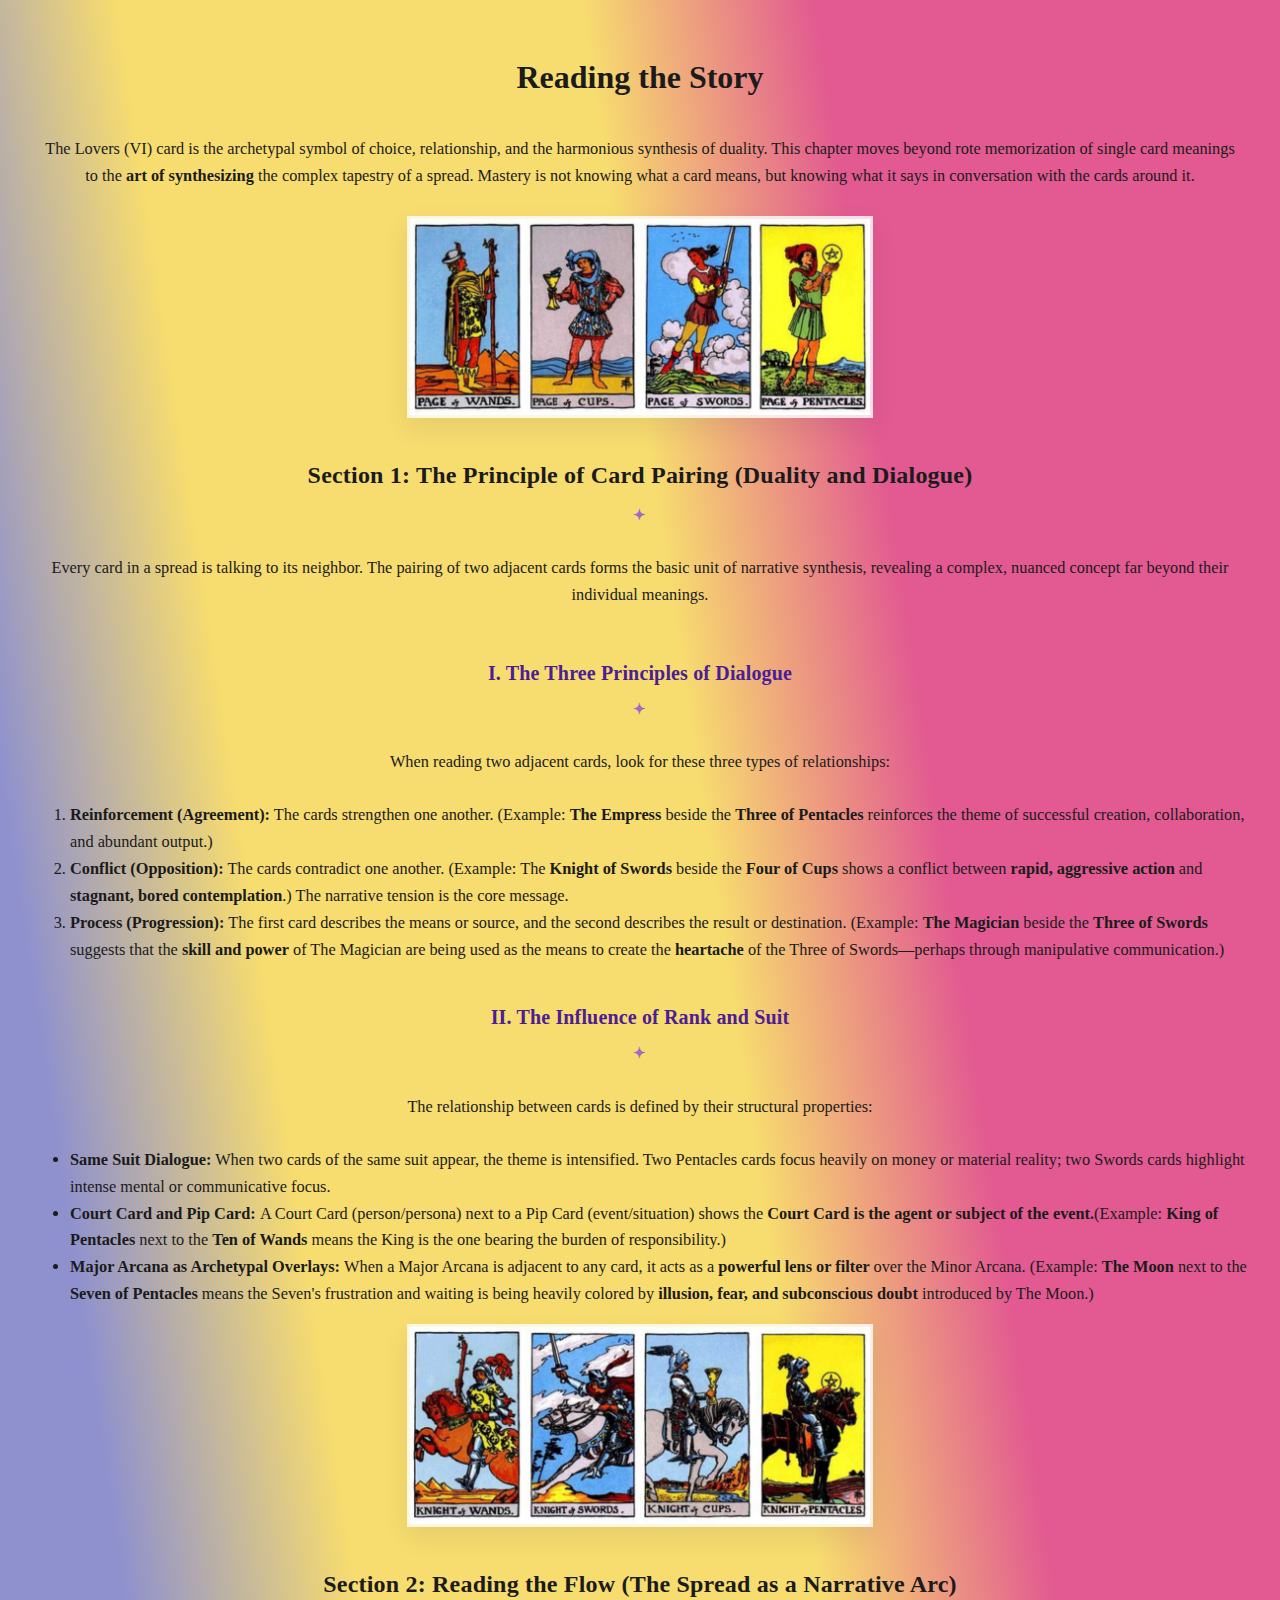
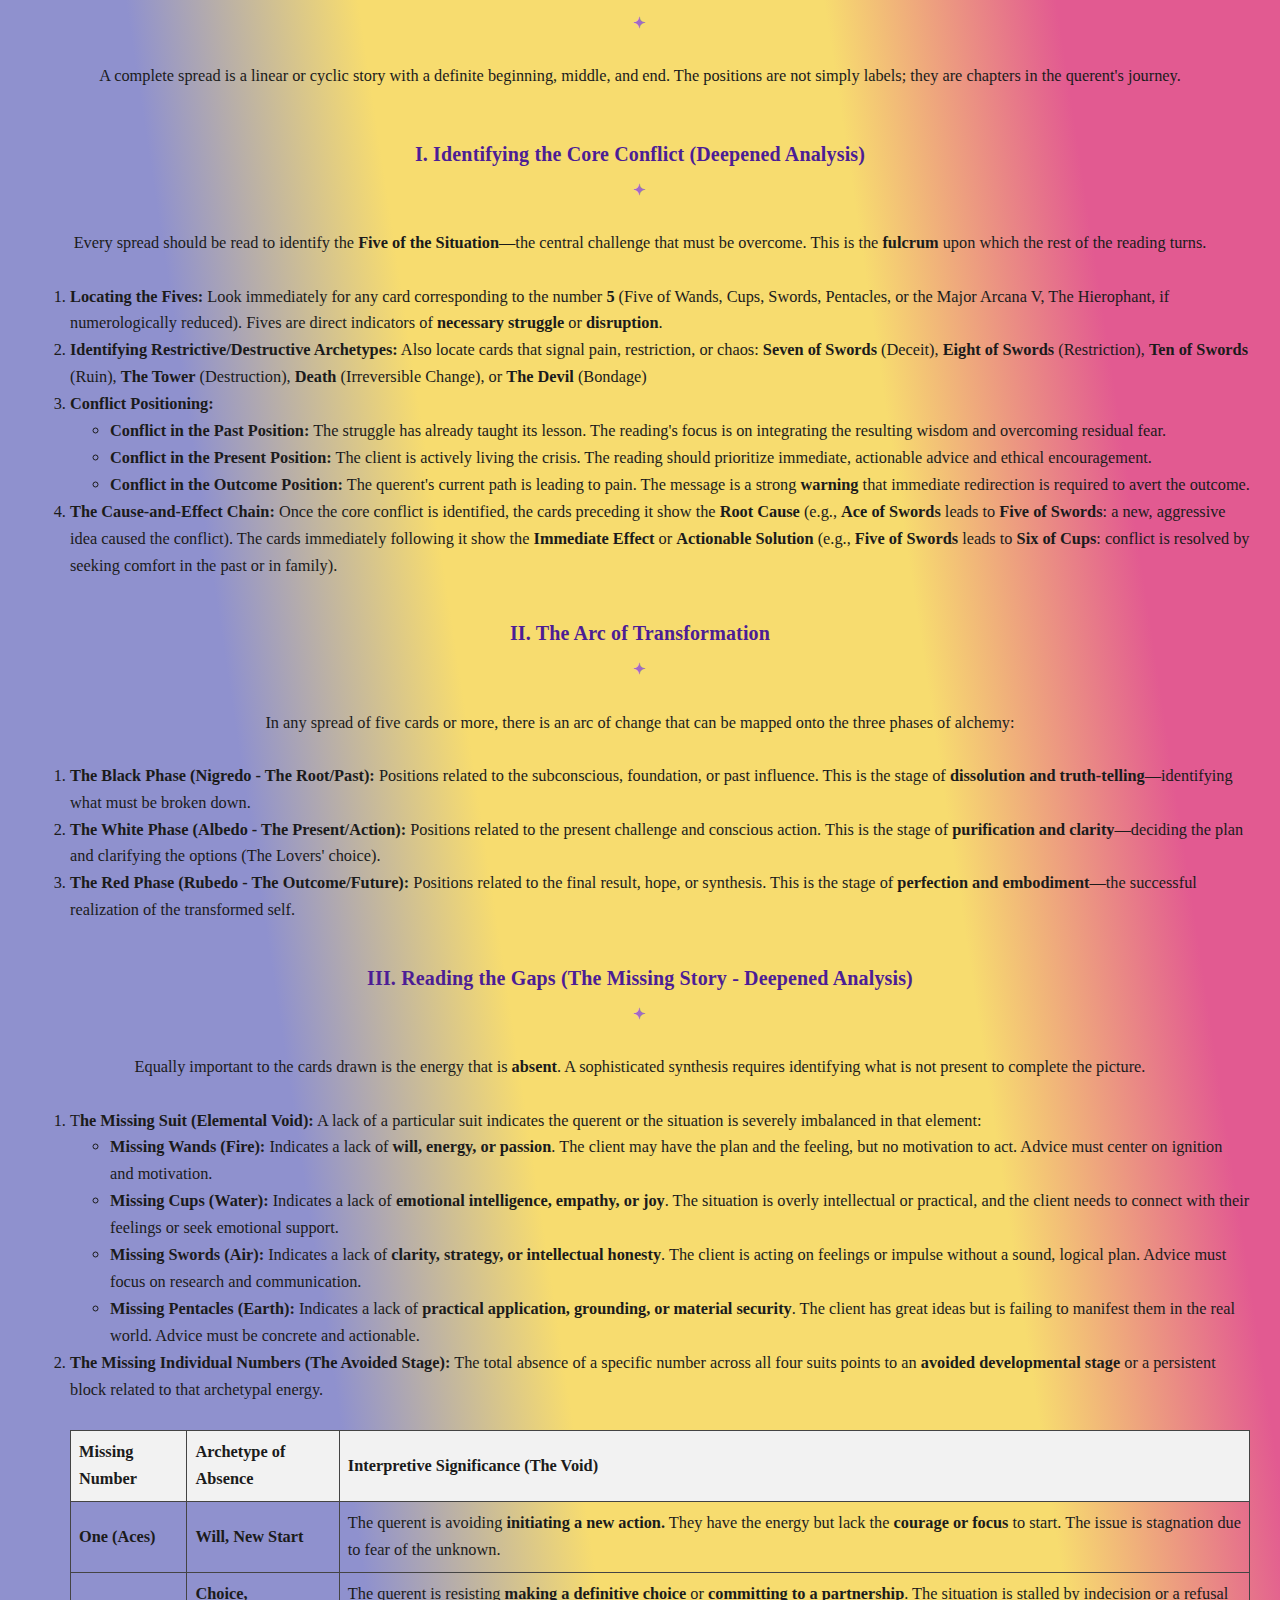
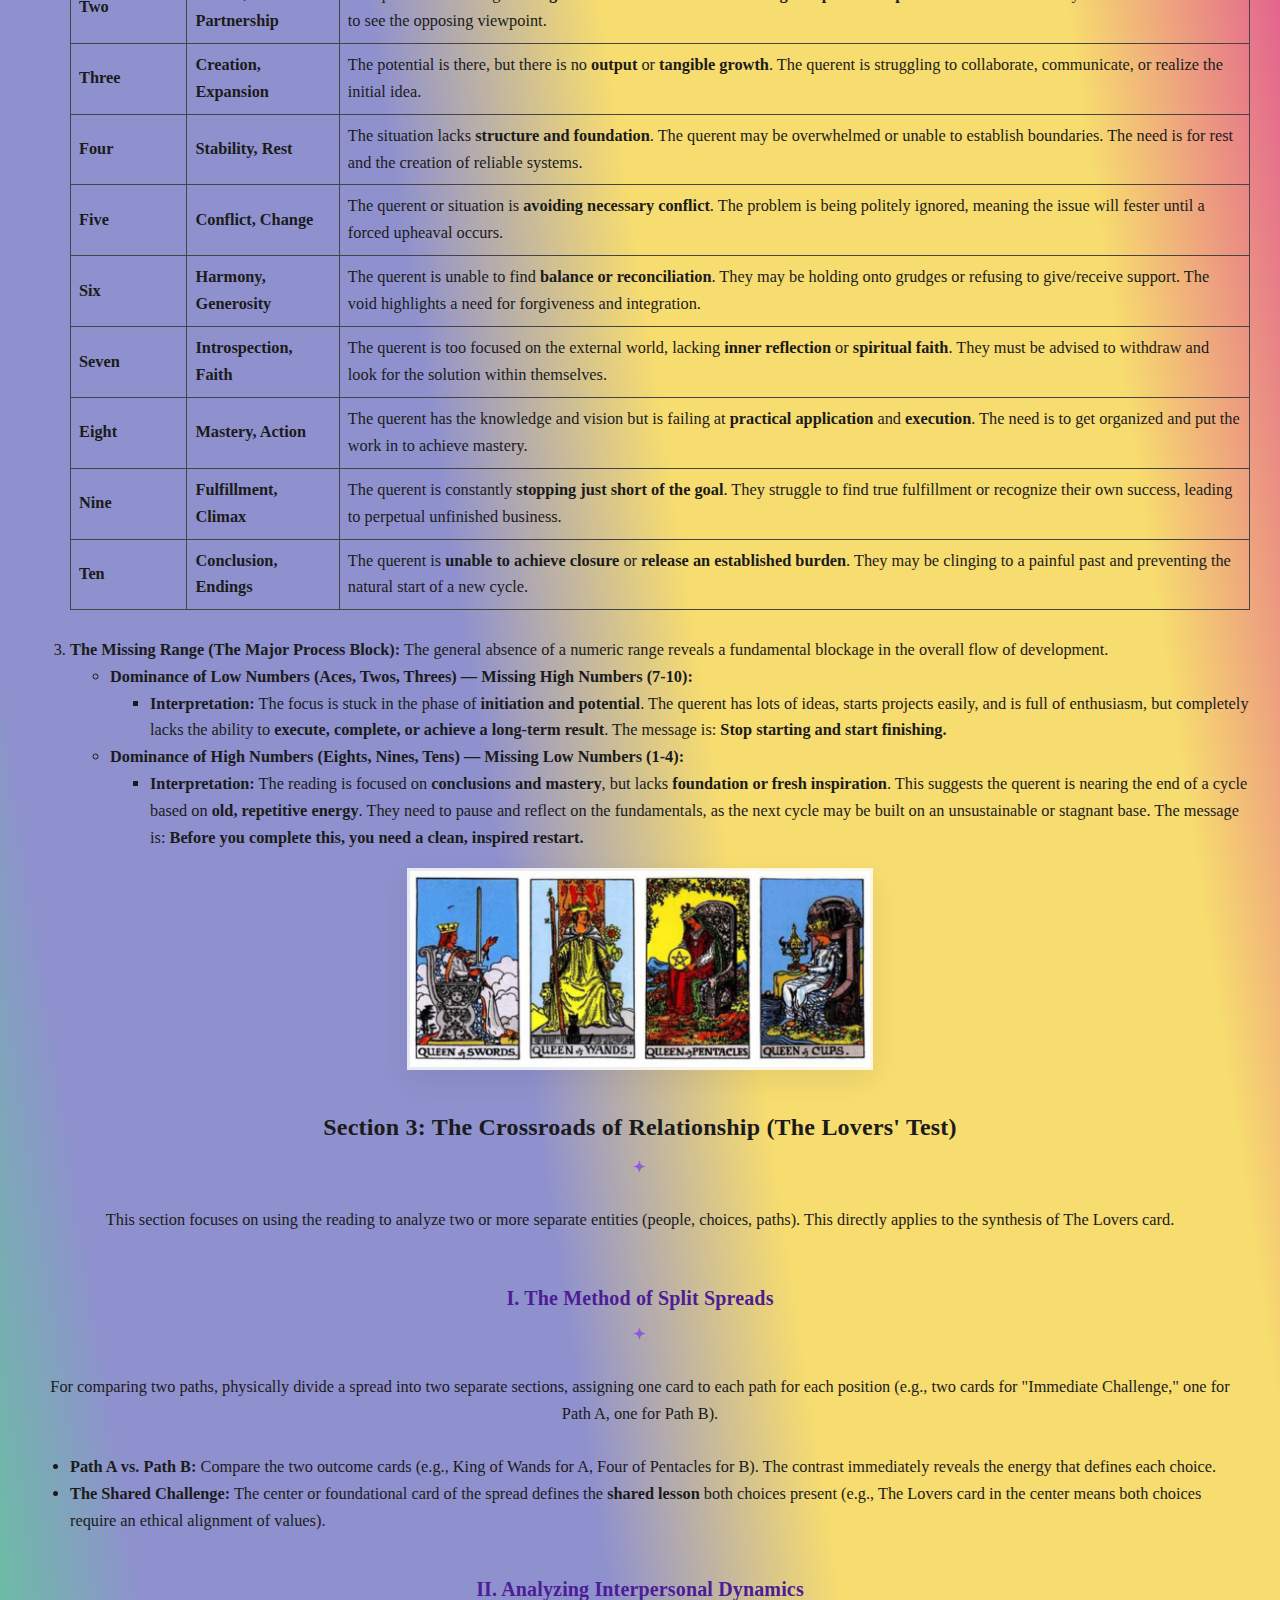
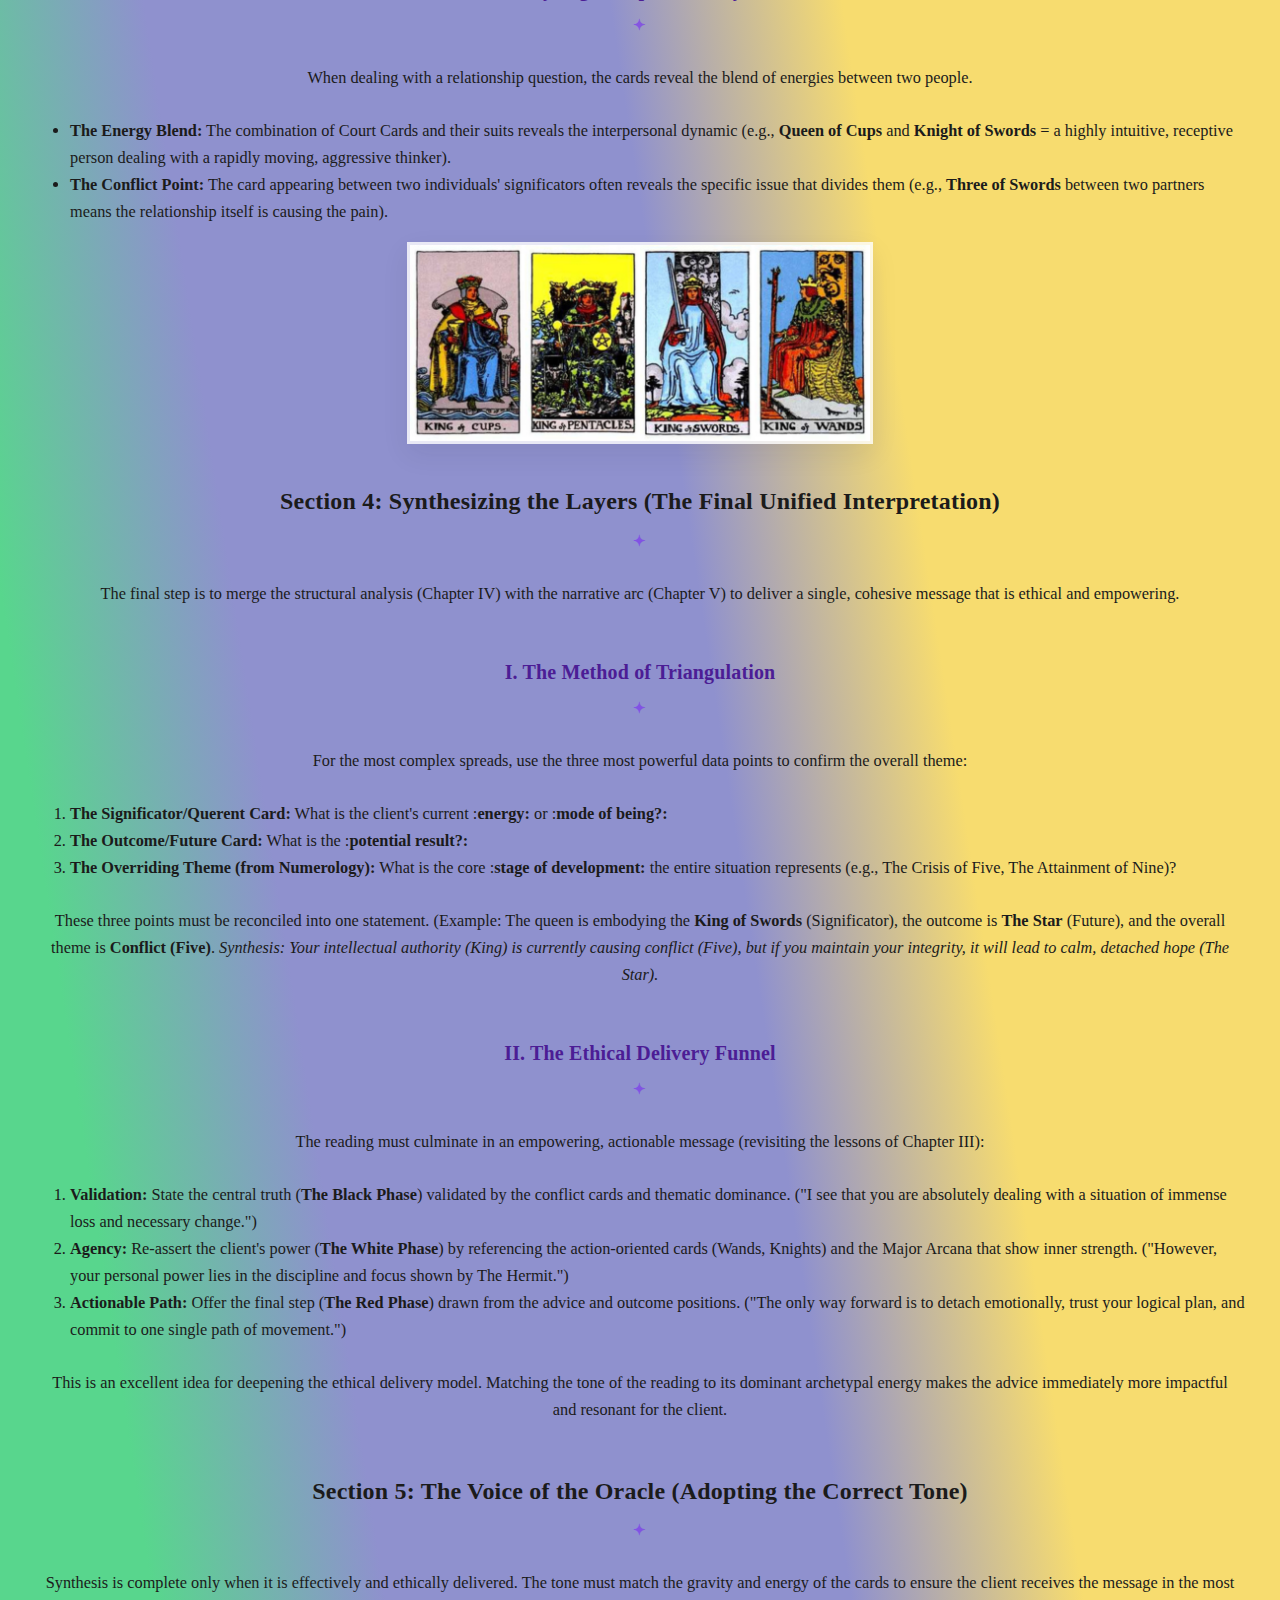
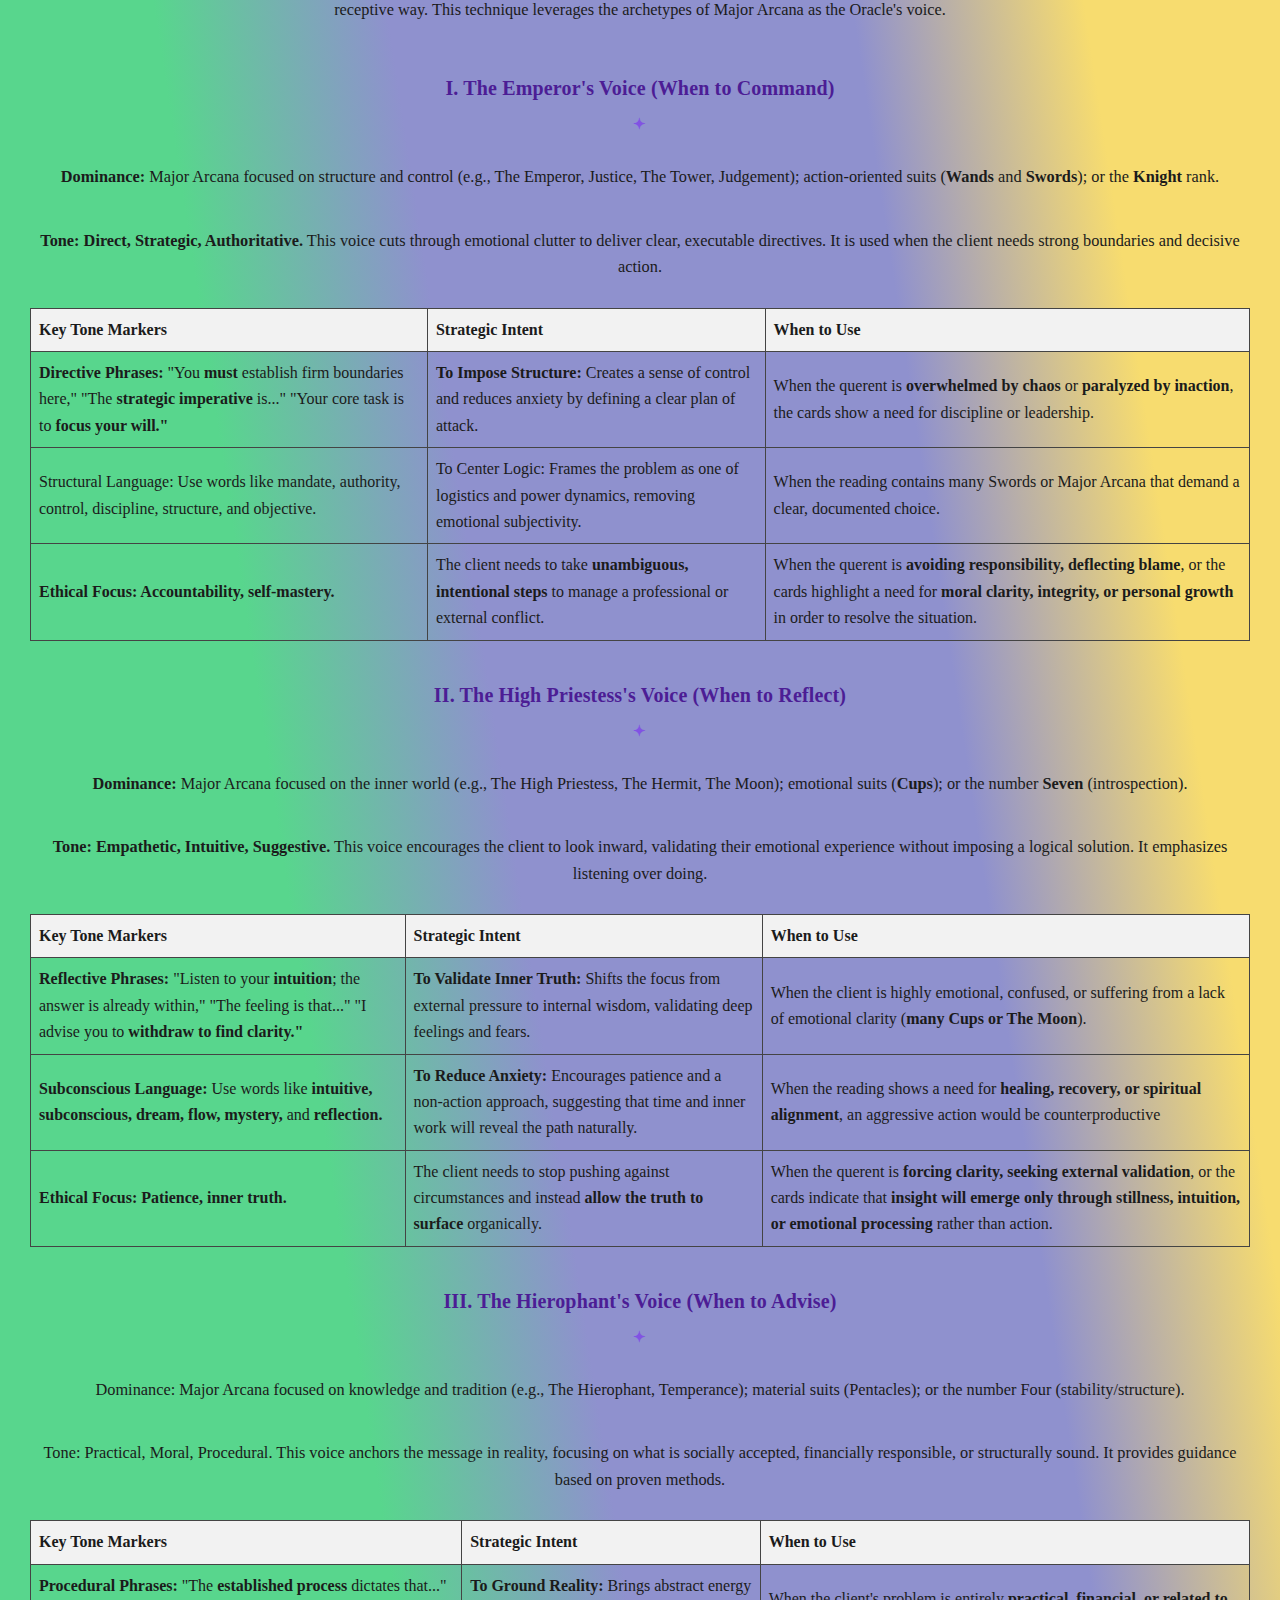
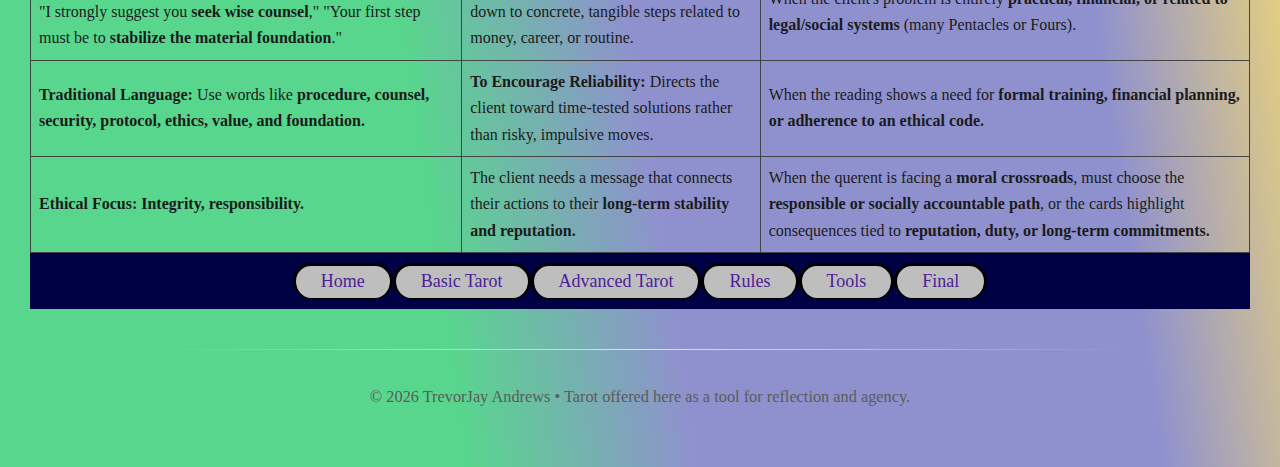
<file: reading.html>
<!DOCTYPE html>
<html>
  <head>
    <meta charset="utf-8">
    <meta name="viewport" content="width=device-width, initial-scale=1">
    <link rel="stylesheet" href="style.css">
  </head>
  <body>
    <h1> Reading the Story</h1>
    <p>The Lovers (VI) card is the archetypal symbol of choice, relationship, and the harmonious synthesis of duality. This chapter moves beyond rote memorization of single card meanings to the <strong>art of synthesizing</strong> the complex tapestry of a spread. Mastery is not knowing what a card means, but knowing what it says in conversation with the cards around it.</p>
    <img src="Pages.png" alt="Pages" class="rank">
    <h2>Section 1: The Principle of Card Pairing (Duality and Dialogue)
    </h2>
    <p>Every card in a spread is talking to its neighbor. The pairing of two adjacent cards forms the basic unit of narrative synthesis, revealing a complex, nuanced concept far beyond their individual meanings.
    </p>
    <h3>I. The Three Principles of Dialogue
    </h3>
    <p>When reading two adjacent cards, look for these three types of relationships:
    </p>
    <ol>
      <li><strong>Reinforcement (Agreement):</strong> The cards strengthen one another. (Example: <strong>The Empress</strong> beside the <strong>Three of Pentacles</strong> reinforces the theme of successful creation, collaboration, and abundant output.)</li>
      <li><strong>Conflict (Opposition):</strong> The cards contradict one another. (Example: The <strong>Knight of Swords</strong> beside the <strong>Four of Cups</strong> shows a conflict between <strong>rapid, aggressive action</strong> and <strong>stagnant, bored contemplation</strong>.) The narrative tension is the core message.
      </li>
      <li><strong>Process (Progression):</strong> The first card describes the means or source, and the second describes the result or destination. (Example: <strong>The Magician</strong> beside the <strong>Three of Swords</strong> suggests that the <strong>skill and power</strong> of The Magician are being used as the means to create the <strong>heartache</strong> of the Three of Swords—perhaps through manipulative communication.)</li>
    </ol>
    <h3>II. The Influence of Rank and Suit
    </h3>
    <p>The relationship between cards is defined by their structural properties:
    </p>
    <ul>
      <li><strong>Same Suit Dialogue:</strong> When two cards of the same suit appear, the theme is intensified. Two Pentacles cards focus heavily on money or material reality; two Swords cards highlight intense mental or communicative focus.</li>
      <li><strong>Court Card and Pip Card: </strong>A Court Card (person/persona) next to a Pip Card (event/situation) shows the <strong>Court Card is the agent or subject of the event.</strong>(Example: <strong>King of Pentacles </strong>next to the <strong>Ten of Wands </strong>means the King is the one bearing the burden of responsibility.)</li>
      <li><strong>Major Arcana as Archetypal Overlays: </strong> When a Major Arcana is adjacent to any card, it acts as a <strong>powerful lens or filter </strong>over the Minor Arcana. (Example: <strong>The Moon </strong>next to the <strong>Seven of Pentacles</strong> means the Seven's frustration and waiting is being heavily colored by <strong>illusion, fear, and subconscious doubt </strong>introduced by The Moon.)</li>
    </ul>
    <img src="Knights.png" alt="Knights" class="rank">
    <h2>Section 2: Reading the Flow (The Spread as a Narrative Arc)</h2>
    <p>A complete spread is a linear or cyclic story with a definite beginning, middle, and end. The positions are not simply labels; they are chapters in the querent's journey.</p>
    <h3>I. Identifying the Core Conflict (Deepened Analysis)
    </h3>
    <p>Every spread should be read to identify the <strong>Five of the Situation</strong>—the central challenge that must be overcome. This is the <strong>fulcrum</strong> upon which the rest of the reading turns.
    </p>
    <ol>
      <li><strong>Locating the Fives:</strong> Look immediately for any card corresponding to the number <strong>5</strong> (Five of Wands, Cups, Swords, Pentacles, or the Major Arcana V, The Hierophant, if numerologically reduced). Fives are direct indicators of <strong>necessary struggle</strong> or <strong>disruption</strong>.
      </li>
      <li><strong>Identifying Restrictive/Destructive Archetypes:</strong> Also locate cards that signal pain, restriction, or chaos: <strong>Seven of Swords</strong> (Deceit), <strong>Eight of Swords</strong> (Restriction), <strong>Ten of Swords</strong> (Ruin), <strong>The Tower</strong> (Destruction), <strong>Death</strong> (Irreversible Change), or <strong>The Devil</strong> (Bondage)</li>
      <li><strong>Conflict Positioning:</strong>
        <ul>
          <li><strong>Conflict in the Past Position:</strong> The struggle has already taught its lesson. The reading's focus is on integrating the resulting wisdom and overcoming residual fear.</li>
          <li><strong>Conflict in the Present Position:</strong> The client is actively living the crisis. The reading should prioritize immediate, actionable advice and ethical encouragement.</li>
          <li><strong>Conflict in the Outcome Position:</strong> The querent's current path is leading to pain. The message is a strong <strong>warning</strong> that immediate redirection is required to avert the outcome.</li>
        </ul>
      </li>
      <li><strong>The Cause-and-Effect Chain:</strong> Once the core conflict is identified, the cards preceding it show the <strong>Root Cause</strong> (e.g., <strong>Ace of Swords</strong> leads to <strong>Five of Swords</strong>: a new, aggressive idea caused the conflict). The cards immediately following it show the <strong>Immediate Effect</strong> or <strong>Actionable Solution</strong> (e.g., <strong>Five of Swords</strong> leads to <strong>Six of Cups</strong>: conflict is resolved by seeking comfort in the past or in family).</li>
    </ol>
    <h3>II. The Arc of Transformation
    </h3>
    <p>In any spread of five cards or more, there is an arc of change that can be mapped onto the three phases of alchemy:</p>
    <ol>
      <li><strong>The Black Phase (Nigredo - The Root/Past):</strong> Positions related to the subconscious, foundation, or past influence. This is the stage of <strong>dissolution and truth-telling</strong>—identifying what must be broken down.</li>
      <li><strong>The White Phase (Albedo - The Present/Action):</strong> Positions related to the present challenge and conscious action. This is the stage of <strong>purification and clarity</strong>—deciding the plan and clarifying the options (The Lovers' choice).
      </li>
      <li><strong>The Red Phase (Rubedo - The Outcome/Future):</strong> Positions related to the final result, hope, or synthesis. This is the stage of <strong>perfection and embodiment</strong>—the successful realization of the transformed self.</li>
    </ol>
    <h3>III. Reading the Gaps (The Missing Story - Deepened Analysis)
    </h3>
    <p>Equally important to the cards drawn is the energy that is <strong>absent</strong>. A sophisticated synthesis requires identifying what is not present to complete the picture.
    </p>
    <ol>
      <li>T<strong>he Missing Suit (Elemental Void):</strong> A lack of a particular suit indicates the querent or the situation is severely imbalanced in that element:
        <ul>
          <li><strong>Missing Wands (Fire):</strong> Indicates a lack of <strong>will, energy, or passion</strong>. The client may have the plan and the feeling, but no motivation to act. Advice must center on ignition and motivation.
          </li>
            <li><strong>Missing Cups (Water):</strong> Indicates a lack of <strong>emotional intelligence, empathy, or joy</strong>. The situation is overly intellectual or practical, and the client needs to connect with their feelings or seek emotional support.</li>
          <li><strong>Missing Swords (Air):</strong> Indicates a lack of <strong>clarity, strategy, or intellectual honesty</strong>. The client is acting on feelings or impulse without a sound, logical plan. Advice must focus on research and communication.
          </li>
          <li><strong>Missing Pentacles (Earth):</strong> Indicates a lack of <strong>practical application, grounding, or material security</strong>. The client has great ideas but is failing to manifest them in the real world. Advice must be concrete and actionable.</li>
          </ul>
      </li>
      <li><strong>The Missing Individual Numbers (The Avoided Stage):</strong> The total absence of a specific number across all four suits points to an <strong>avoided developmental stage</strong> or a persistent block related to that archetypal energy.
<br>
        <br>
        <table>
          <tr>
            <th>Missing Number</th>
            <th>Archetype of Absence</th>
            <th>Interpretive Significance (The Void)</th>
          </tr>
          <tr>
            <td><strong>One (Aces)</strong></td>
            <td><strong>Will, New Start</strong></td>
            <td>The querent is avoiding <strong>initiating a new action.</strong> They have the energy but lack the <strong>courage or focus</strong> to start. The issue is stagnation due to fear of the unknown.</td>
          </tr>
          <tr>
            <td><strong>Two</strong></td>
            <td><strong>Choice, Partnership</strong></td>
            <td>The querent is resisting <strong>making a definitive choice</strong> or <strong>committing to a partnership</strong>. The situation is stalled by indecision or a refusal to see the opposing viewpoint.</td>
          </tr>
          <tr>
            <td><strong>Three</strong></td>
            <td><strong>Creation, Expansion</strong></td>
            <td>The potential is there, but there is no <strong>output</strong> or <strong>tangible growth</strong>. The querent is struggling to collaborate, communicate, or realize the initial idea.</td>
          </tr>
          <tr>
            <td><strong>Four</strong></td>
            <td><strong>Stability, Rest</strong></td>
            <td>The situation lacks <strong>structure and foundation</strong>. The querent may be overwhelmed or unable to establish boundaries. The need is for rest and the creation of reliable systems.</td>
          </tr>
          <tr>
            <td><strong>Five</strong></td>
            <td><strong>Conflict, Change</strong></td>
            <td>The querent or situation is <strong>avoiding necessary conflict</strong>. The problem is being politely ignored, meaning the issue will fester until a forced upheaval occurs.</td>
          </tr>
          <tr>
            <td><strong>Six</strong></td>
            <td><strong>Harmony, Generosity</strong></td>
            <td>The querent is unable to find <strong>balance or reconciliation</strong>. They may be holding onto grudges or refusing to give/receive support. The void highlights a need for forgiveness and integration.</td>
          </tr>
          <tr>
            <td><strong>Seven</strong></td>
            <td><strong>Introspection, Faith</strong></td>
            <td>The querent is too focused on the external world, lacking <strong>inner reflection</strong> or <strong>spiritual faith</strong>. They must be advised to withdraw and look for the solution within themselves.</td>
          </tr>
          <tr>
            <td><strong>Eight</strong></td>
            <td><strong>Mastery, Action</strong></td>
            <td>The querent has the knowledge and vision but is failing at <strong>practical application</strong> and <strong>execution</strong>. The need is to get organized and put the work in to achieve mastery.</td>
          </tr>
          <tr>
            <td><strong>Nine</strong></td>
            <td><strong>Fulfillment, Climax</strong></td>
            <td>The querent is constantly <strong>stopping just short of the goal</strong>. They struggle to find true fulfillment or recognize their own success, leading to perpetual unfinished business.</td>
          </tr>
          <tr>
            <td><strong>Ten</strong></td>
            <td><strong>Conclusion, Endings</strong></td>
            <td>The querent is <strong>unable to achieve closure</strong> or <strong>release an established burden</strong>. They may be clinging to a painful past and preventing the natural start of a new cycle.</td>
          </tr>
        </table>
      </li>
      <br>
      <li><strong>The Missing Range (The Major Process Block):</strong> The general absence of a numeric range reveals a fundamental blockage in the overall flow of development.
        <ul>
          <li><strong>Dominance of Low Numbers (Aces, Twos, Threes) — Missing High Numbers (7-10):</strong>
            <ul>
              <li><strong>Interpretation:</strong> The focus is stuck in the phase of <strong>initiation and potential</strong>. The querent has lots of ideas, starts projects easily, and is full of enthusiasm, but completely lacks the ability to <strong>execute, complete, or achieve a long-term result</strong>. The message is: <strong>Stop starting and start finishing.</strong>
              </li>
            </ul>
          </li>
          <li><strong>Dominance of High Numbers (Eights, Nines, Tens) — Missing Low Numbers (1-4):</strong>
            <ul>
            <li><strong>Interpretation:</strong> The reading is focused on <strong>conclusions and mastery</strong>, but lacks <strong>foundation or fresh inspiration</strong>. This suggests the querent is nearing the end of a cycle based on <strong>old, repetitive energy</strong>. They need to pause and reflect on the fundamentals, as the next cycle may be built on an unsustainable or stagnant base. The message is: <strong>Before you complete this, you need a clean, inspired restart.</strong>
              </li>
            </ul>
          </li>
        </ul>
      </li>
    </ol>
    <img src="Queens.png" alt="Queens" class="rank">
    <h2>Section 3: The Crossroads of Relationship (The Lovers' Test)
    </h2>
    <p>This section focuses on using the reading to analyze two or more separate entities (people, choices, paths). This directly applies to the synthesis of The Lovers card.
    </p>
    <h3>I. The Method of Split Spreads
    </h3>
    <p>For comparing two paths, physically divide a spread into two separate sections, assigning one card to each path for each position (e.g., two cards for "Immediate Challenge," one for Path A, one for Path B).
    </p>
    <ul>
      <li><strong>Path A vs. Path B:</strong> Compare the two outcome cards (e.g., King of Wands for A, Four of Pentacles for B). The contrast immediately reveals the energy that defines each choice.
      </li>
        <li><strong>The Shared Challenge:</strong> The center or foundational card of the spread defines the <strong>shared lesson</strong> both choices present (e.g., The Lovers card in the center means both choices require an ethical alignment of values).
      </li>
    </ul>
    <h3>II. Analyzing Interpersonal Dynamics
    </h3>
    <p>When dealing with a relationship question, the cards reveal the blend of energies between two people.
    </p>
    <ul>
      <li><strong>The Energy Blend:</strong> The combination of Court Cards and their suits reveals the interpersonal dynamic (e.g., <strong>Queen of Cups</strong> and <strong>Knight of Swords</strong> = a highly intuitive, receptive person dealing with a rapidly moving, aggressive thinker).
      </li>
        <li><strong>The Conflict Point:</strong> The card appearing between two individuals' significators often reveals the specific issue that divides them (e.g., <strong>Three of Swords</strong> between two partners means the relationship itself is causing the pain).
      </li>
    </ul>
    <img src="Kings.png" alt="Kings" class="rank">
    <h2>Section 4: Synthesizing the Layers (The Final Unified Interpretation)</h2>
    <p>The final step is to merge the structural analysis (Chapter IV) with the narrative arc (Chapter V) to deliver a single, cohesive message that is ethical and empowering.</p>
    <h3>I. The Method of Triangulation</h3>
    <p>For the most complex spreads, use the three most powerful data points to confirm the overall theme:</p>
    <ol>
      <li><strong>The Significator/Querent Card:</strong> What is the client's current :<strong>energy:</strong> or :<strong>mode of being?:</strong></li>
      <li><strong>The Outcome/Future Card:</strong> What is the :<strong>potential result?:</strong>
      </li>
      <li><strong>The Overriding Theme (from Numerology):</strong> What is the core :<strong>stage of development:</strong> the entire situation represents (e.g., The Crisis of Five, The Attainment of Nine)?
      </li>
    </ol>
    <p>These three points must be reconciled into one statement. (Example: The queen is embodying the <strong>King of Swords</strong> (Significator), the outcome is <strong>The Star</strong> (Future), and the overall theme is <strong>Conflict (Five)</strong>. <em>Synthesis: Your intellectual authority (King) is currently causing conflict (Five), but if you maintain your integrity, it will lead to calm, detached hope (The Star).</em>
    </p>
    <h3>II. The Ethical Delivery Funnel</h3>
    <p>The reading must culminate in an empowering, actionable message (revisiting the lessons of Chapter III):
    </p>
    <ol>
      <li><strong>Validation:</strong> State the central truth (<strong>The Black Phase</strong>) validated by the conflict cards and thematic dominance. ("I see that you are absolutely dealing with a situation of immense loss and necessary change.")
      </li>
      <li><strong>Agency:</strong> Re-assert the client's power (<strong>The White Phase</strong>) by referencing the action-oriented cards (Wands, Knights) and the Major Arcana that show inner strength. ("However, your personal power lies in the discipline and focus shown by The Hermit.")</li>
      <li><strong>Actionable Path:</strong> Offer the final step (<strong>The Red Phase</strong>) drawn from the advice and outcome positions. ("The only way forward is to detach emotionally, trust your logical plan, and commit to one single path of movement.")
      </li>
    </ol>
    <p>This is an excellent idea for deepening the ethical delivery model. Matching the tone of the reading to its dominant archetypal energy makes the advice immediately more impactful and resonant for the client.
    </p>
    <h2>Section 5: The Voice of the Oracle (Adopting the Correct Tone)
    </h2>
    <p>Synthesis is complete only when it is effectively and ethically delivered. The tone must match the gravity and energy of the cards to ensure the client receives the message in the most receptive way. This technique leverages the archetypes of Major Arcana as the Oracle's voice.
    </p>
    <h3>I. The Emperor's Voice (When to Command)
    </h3>
    <p><strong>Dominance:</strong> Major Arcana focused on structure and control (e.g., The Emperor, Justice, The Tower, Judgement); action-oriented suits (<strong>Wands</strong> and <strong>Swords</strong>); or the <strong>Knight</strong> rank.
    </p>
    <p><strong>Tone: Direct, Strategic, Authoritative.</strong> This voice cuts through emotional clutter to deliver clear, executable directives. It is used when the client needs strong boundaries and decisive action.
    </p>
    <table>
      <tr>
        <th>Key Tone Markers</th>
        <th>Strategic Intent</th>
        <th>When to Use</th>
      </tr>
      <tr>
        <td><strong>Directive Phrases:</strong> "You <strong>must</strong> establish firm boundaries here," "The <strong>strategic imperative</strong> is..." "Your core task is to <strong>focus your will."</strong></td>
        <td><strong>To Impose Structure:</strong> Creates a sense of control and reduces anxiety by defining a clear plan of attack.</td>
        <td>When the querent is <strong>overwhelmed by chaos</strong> or <strong>paralyzed by inaction</strong>, the cards show a need for discipline or leadership.</td>
      </tr>
      <tr>
        <td>Structural Language: Use words like mandate, authority, control, discipline, structure, and objective.</td>
        <td>To Center Logic: Frames the problem as one of logistics and power dynamics, removing emotional subjectivity.</td>
        <td>When the reading contains many Swords or Major Arcana that demand a clear, documented choice.</td>
      </tr>
      <tr>
        <td><strong>Ethical Focus: Accountability, self-mastery.</strong></td>
        <td>The client needs to take <strong>unambiguous, intentional steps</strong> to manage a professional or external conflict.</td>
        <td>When the querent is <strong>avoiding responsibility, deflecting blame</strong>, or the cards highlight a need for <strong>moral clarity, integrity, or personal growth</strong> in order to resolve the situation.
        </td>
      </tr>
    </table>
    <h3>II. The High Priestess's Voice (When to Reflect)</h3>
    <p><strong>Dominance:</strong> Major Arcana focused on the inner world (e.g., The High Priestess, The Hermit, The Moon); emotional suits (<strong>Cups</strong>); or the number <strong>Seven</strong> (introspection).
    </p>
    <p><strong>Tone: Empathetic, Intuitive, Suggestive.</strong> This voice encourages the client to look inward, validating their emotional experience without imposing a logical solution. It emphasizes listening over doing.</p>
    <table>
      <tr>
        <th>Key Tone Markers</th>
        <th>Strategic Intent</th>
        <th>When to Use</th>
      </tr>
      <tr>
        <td><strong>Reflective Phrases:</strong> "Listen to your <strong>intuition</strong>; the answer is already within," "The feeling is that..." "I advise you to <strong>withdraw to find clarity."</strong></td>
        <td><strong>To Validate Inner Truth:</strong> Shifts the focus from external pressure to internal wisdom, validating deep feelings and fears.</td>
        <td>When the client is highly emotional, confused, or suffering from a lack of emotional clarity (<strong>many Cups or The Moon</strong>).</td>
      </tr>
      <tr>
        <td><strong>Subconscious Language:</strong> Use words like <strong>intuitive, subconscious, dream, flow, mystery,</strong> and <strong>reflection.</strong></td>
        <td><strong>To Reduce Anxiety:</strong> Encourages patience and a non-action approach, suggesting that time and inner work will reveal the path naturally.</td>
        <td>When the reading shows a need for <strong>healing, recovery, or spiritual alignment</strong>, an aggressive action would be counterproductive</td>
      </tr>
      <tr>
        <td><strong>Ethical Focus: Patience, inner truth.</strong></td>
        <td>The client needs to stop pushing against circumstances and instead <strong>allow the truth to surface</strong> organically.</td>
        <td>When the querent is <strong>forcing clarity, seeking external validation</strong>, or the cards indicate that <strong>insight will emerge only through stillness, intuition, or emotional processing</strong> rather than action.</td>
      </tr>
    </table>
    
    <h3>III. The Hierophant's Voice (When to Advise)
    </h3>
    <p>Dominance: Major Arcana focused on knowledge and tradition (e.g., The Hierophant, Temperance); material suits (Pentacles); or the number Four (stability/structure).</p>
    <p>Tone: Practical, Moral, Procedural. This voice anchors the message in reality, focusing on what is socially accepted, financially responsible, or structurally sound. It provides guidance based on proven methods.</p>
    <table>
      <tr>
        <th>Key Tone Markers</th>
        <th>Strategic Intent</th>
        <th>When to Use</th>
      </tr>
      <tr>
        <td><strong>Procedural Phrases:</strong> "The <strong>established process</strong> dictates that..." "I strongly suggest you <strong>seek wise counsel</strong>," "Your first step must be to <strong>stabilize the material foundation</strong>."</td>
        <td><strong>To Ground Reality:</strong> Brings abstract energy down to concrete, tangible steps related to money, career, or routine.</td>
        <td>When the client's problem is entirely <strong>practical, financial, or related to legal/social systems</strong> (many Pentacles or Fours).</td>
      </tr>
      <tr>
        <td><strong>Traditional Language:</strong> Use words like <strong>procedure, counsel, security, protocol, ethics, value, and foundation.</strong></td>
        <td><strong>To Encourage Reliability:</strong> Directs the client toward time-tested solutions rather than risky, impulsive moves.</td>
        <td>When the reading shows a need for <strong>formal training, financial planning, or adherence to an ethical code.</strong></td>
      </tr>
      <tr>
        <td><strong>Ethical Focus: Integrity, responsibility.</strong></td>
        <td>The client needs a message that connects their actions to their <strong>long-term stability and reputation.</strong></td>
        <td>When the querent is facing a <strong>moral crossroads</strong>, must choose the <strong>responsible or socially accountable path</strong>, or the cards highlight consequences tied to <strong>reputation, duty, or long‑term commitments.</strong></td>
      </tr>
    </table>
    <nav>
      <a href="index.html"> Home </a>
      <a href="fool.html">Basic Tarot</a>
      <a href="priestess.html">Advanced Tarot</a>
      <a href="practice.html">Rules</a>
      <a href="toolkit.html">Tools</a>
      <a href="final.html">Final</a>
    </nav>
    <footer class="center" role="contentinfo">
      <div class="rule" aria-hidden="true"></div>
      <p>© 2026 TrevorJay Andrews • Tarot offered here as a tool for reflection and agency.</p>
    </footer>
  </body>
</html>
</file>
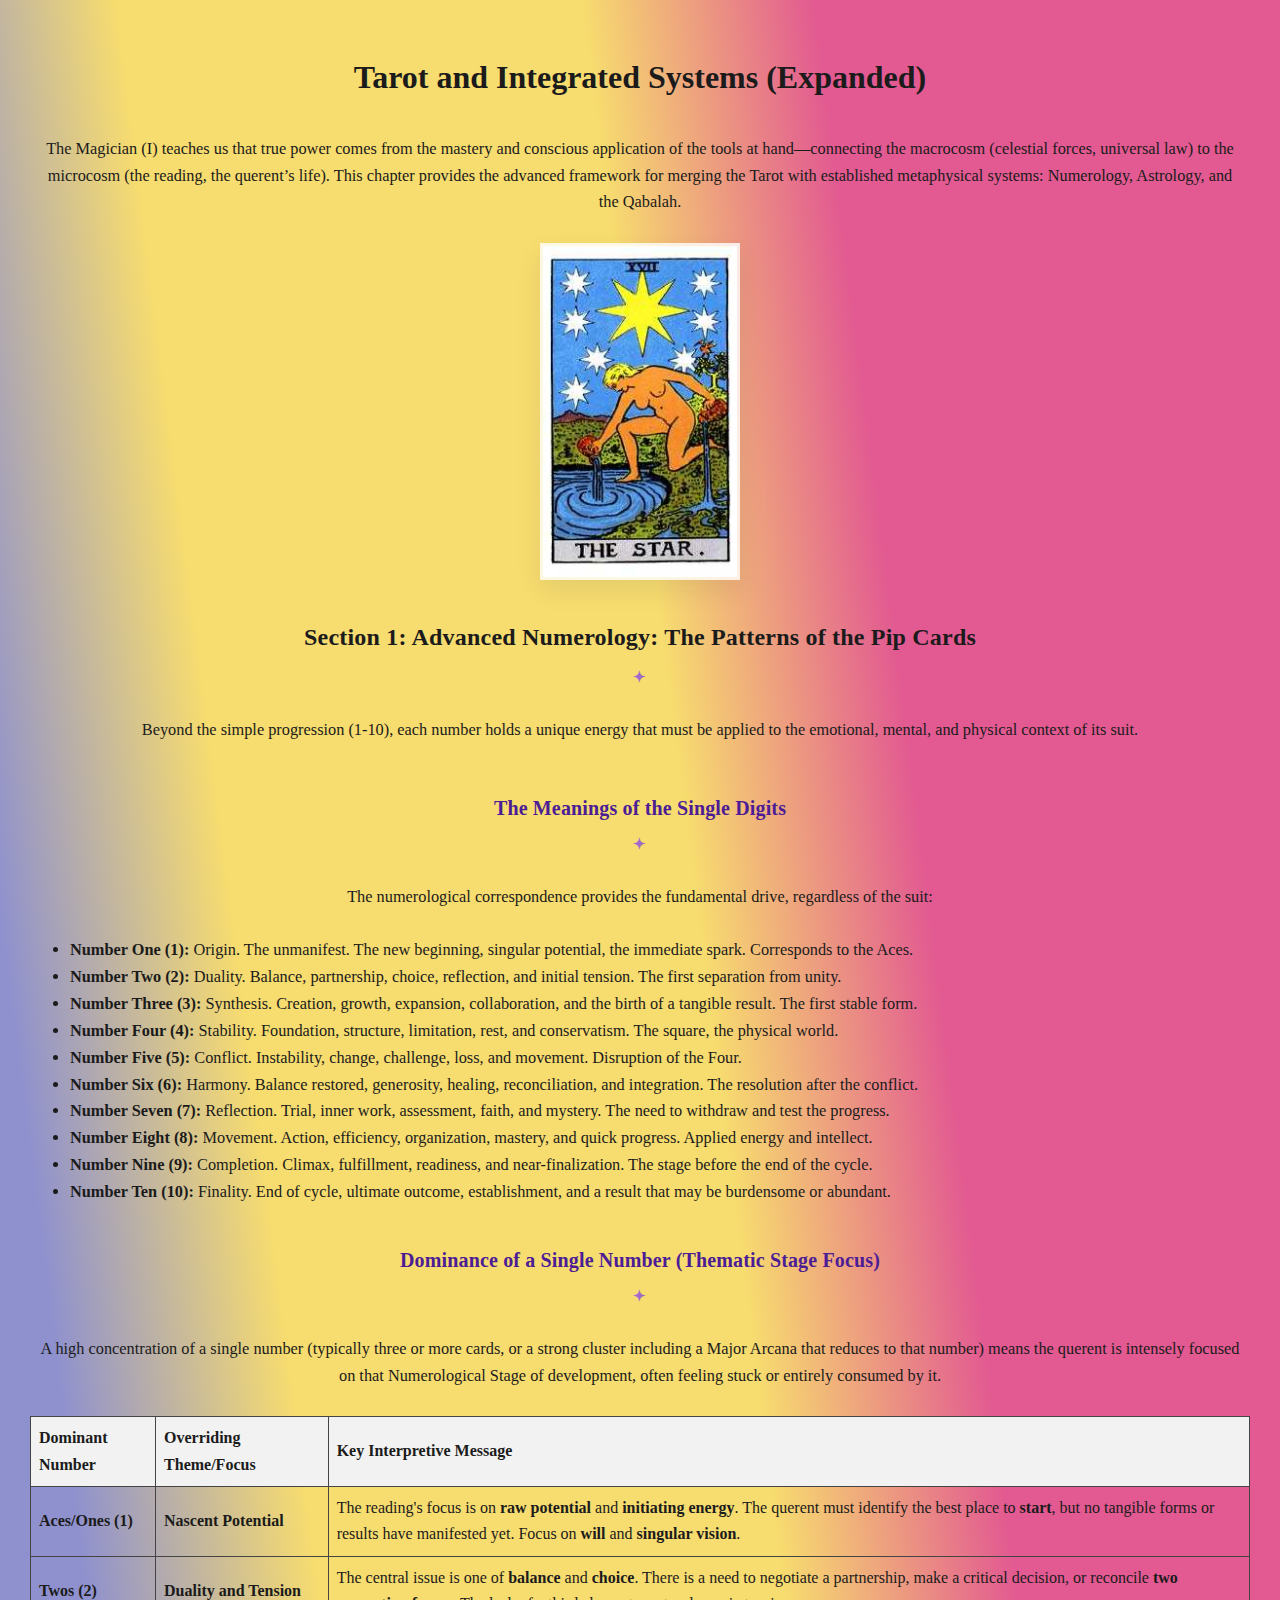
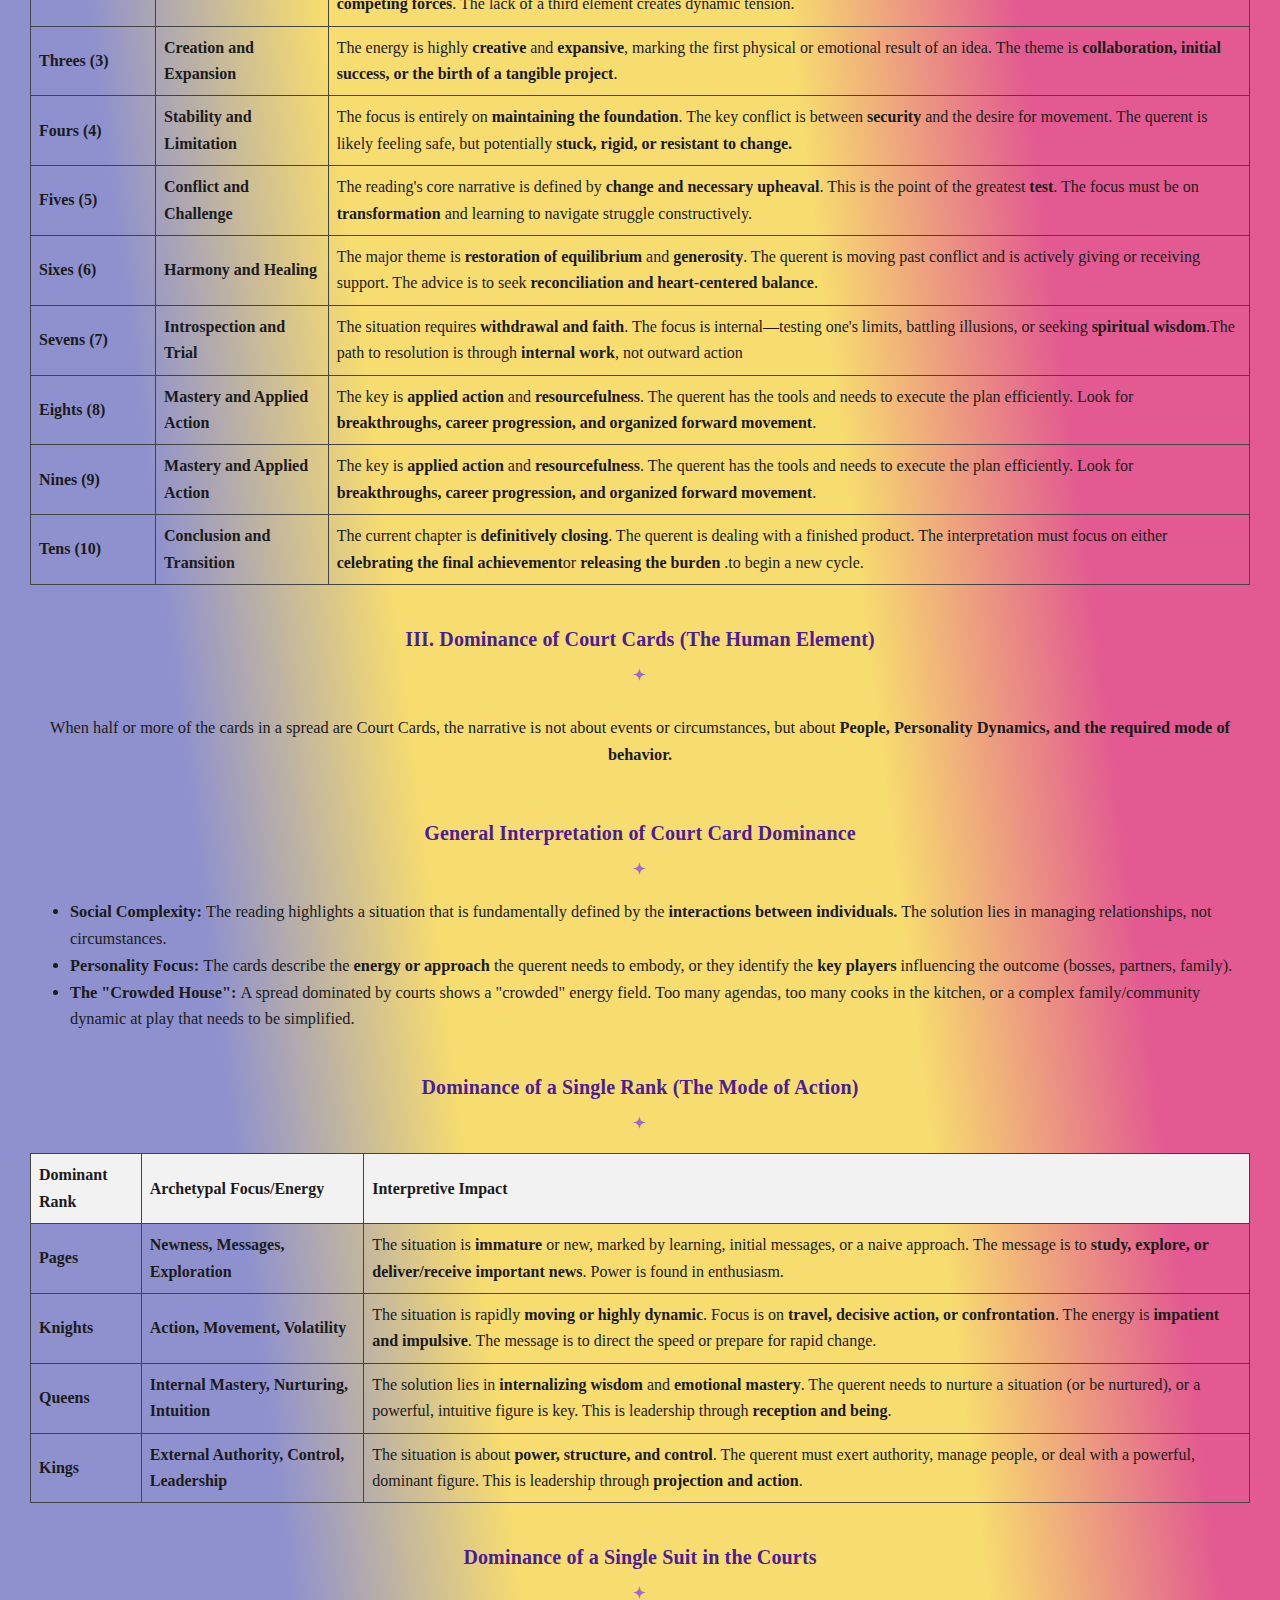
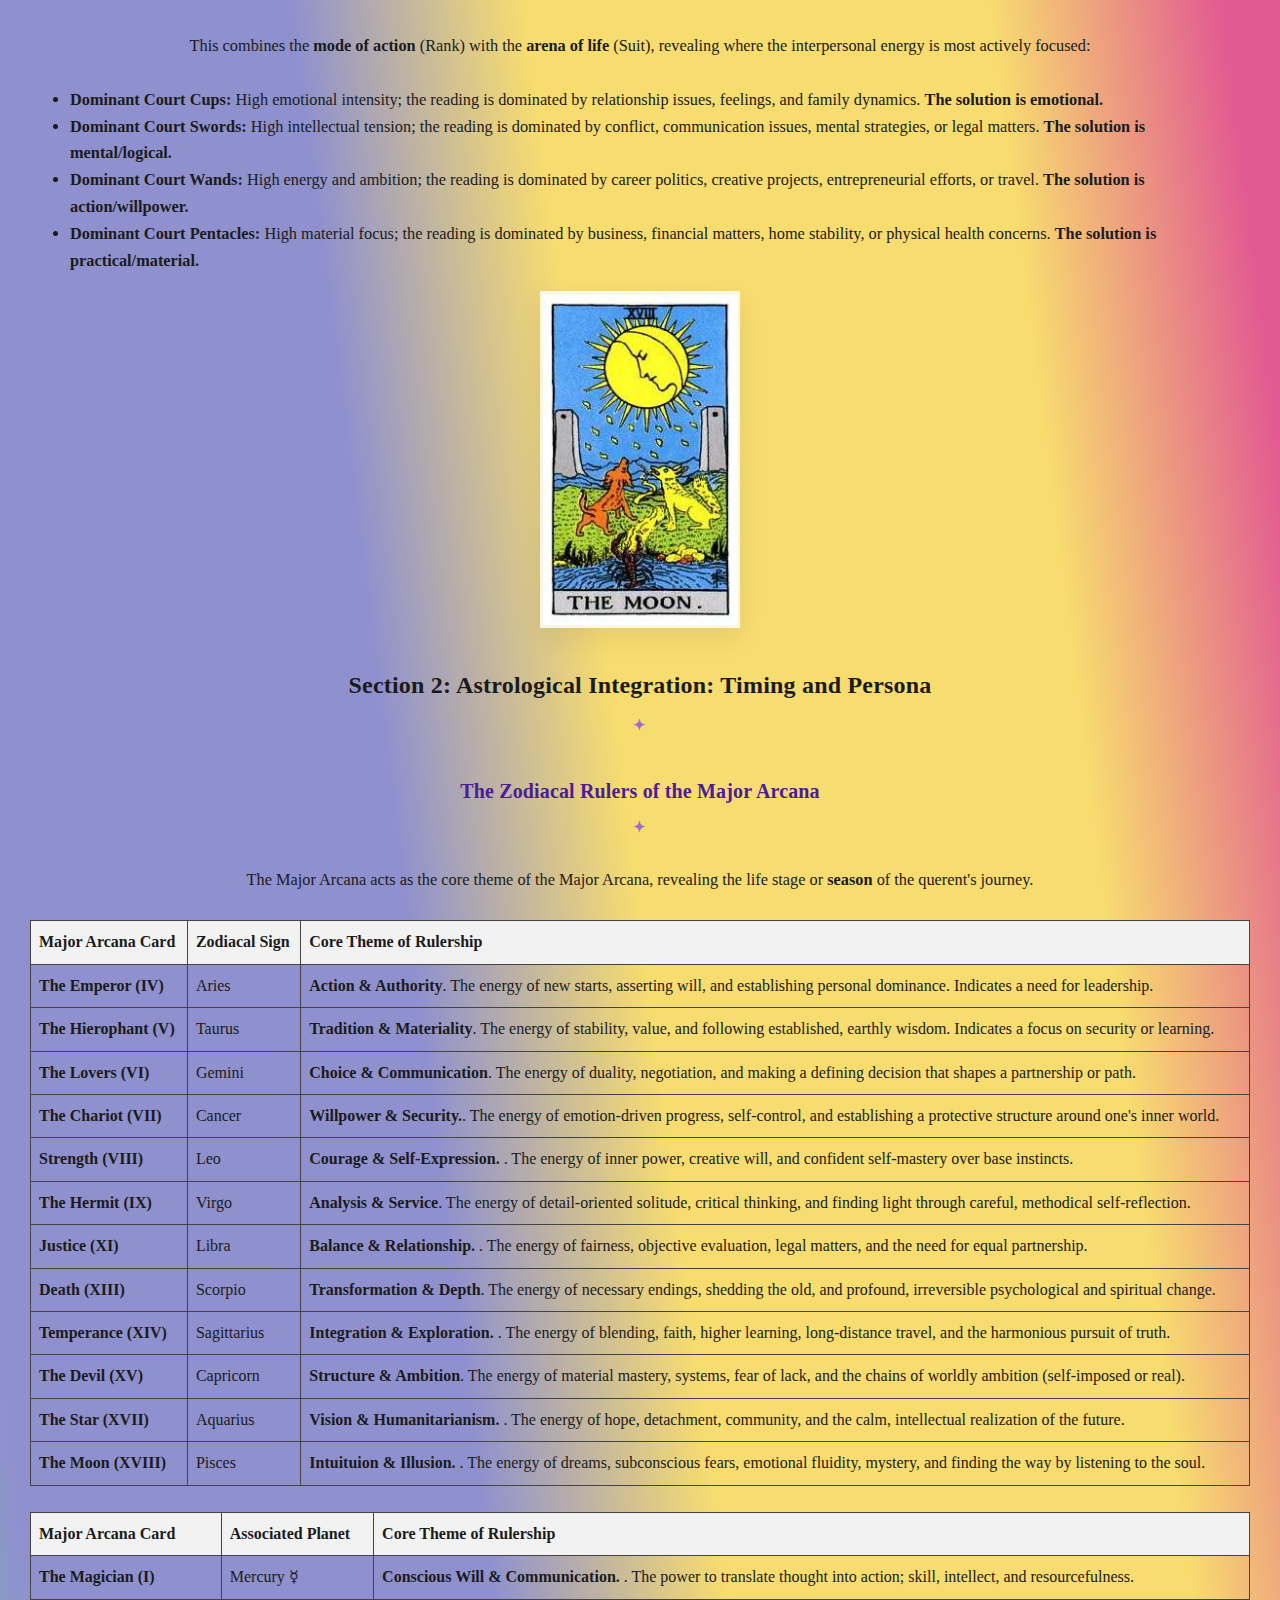
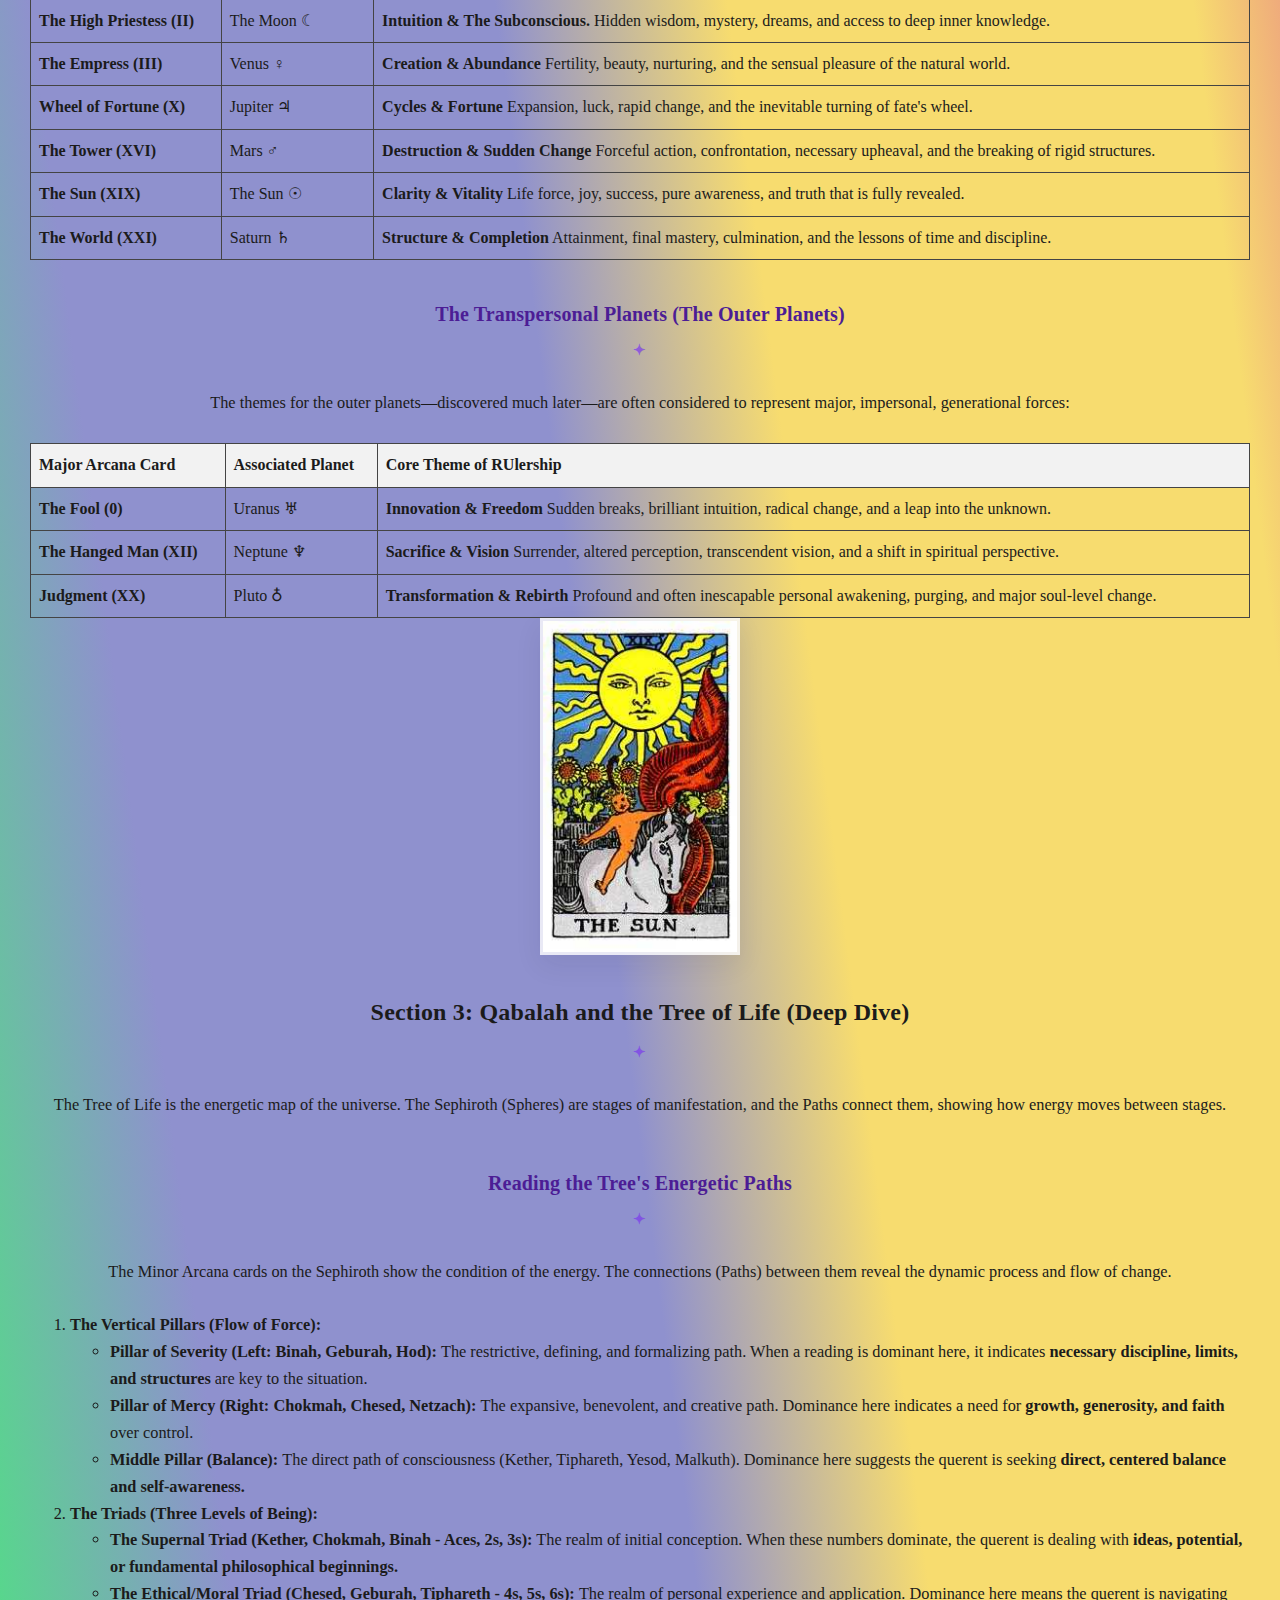
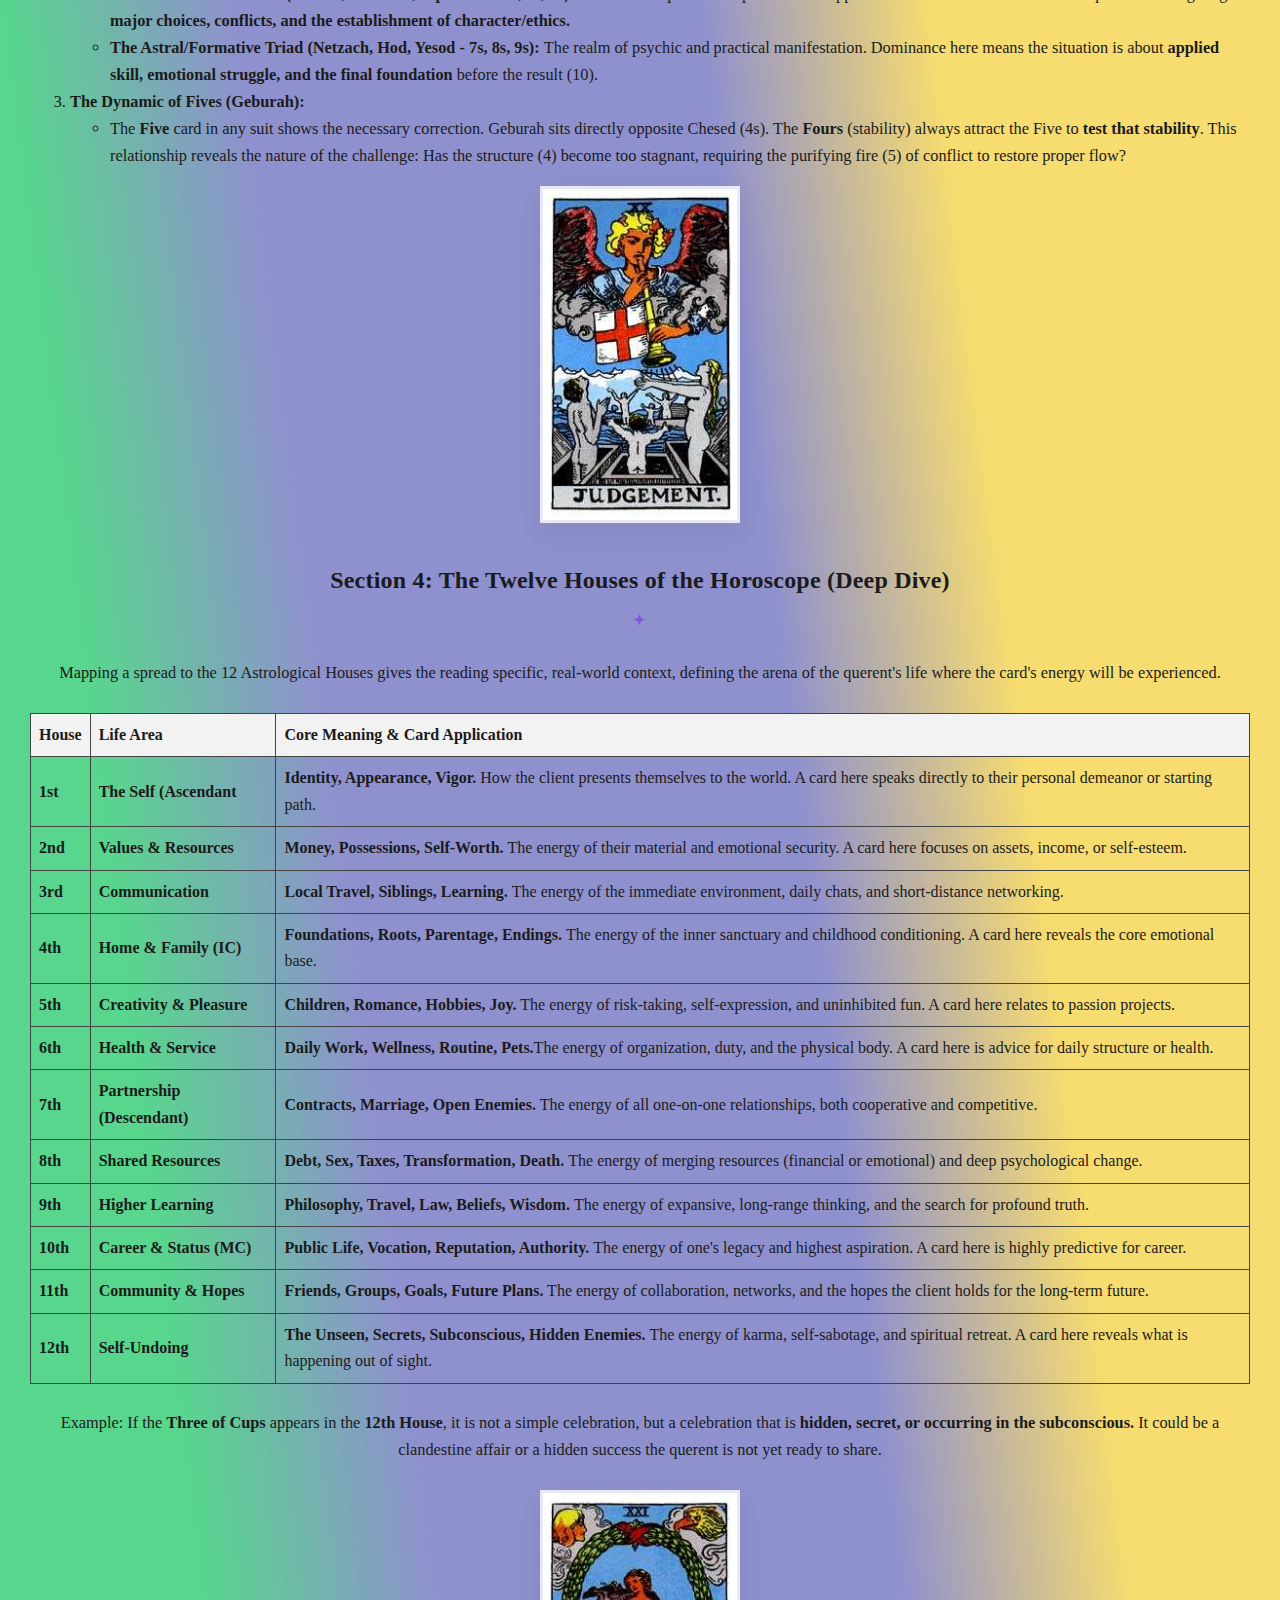
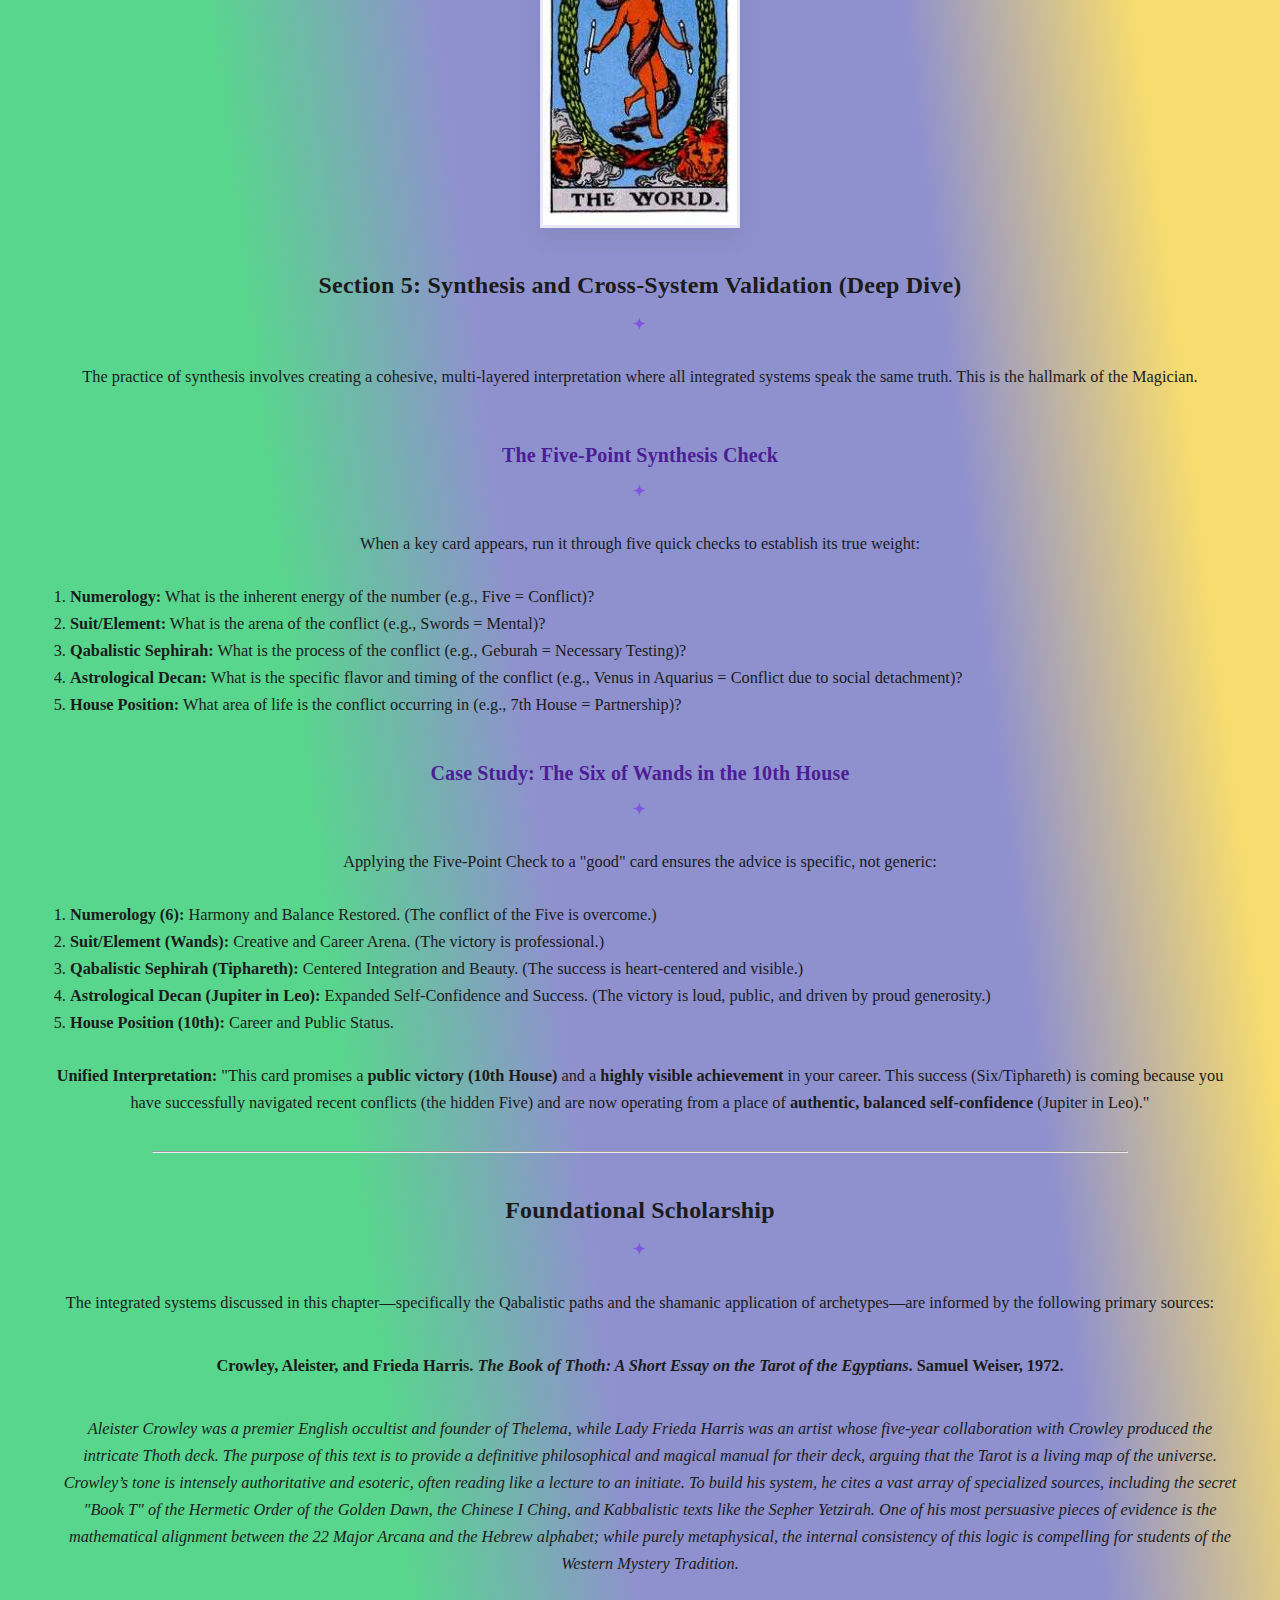
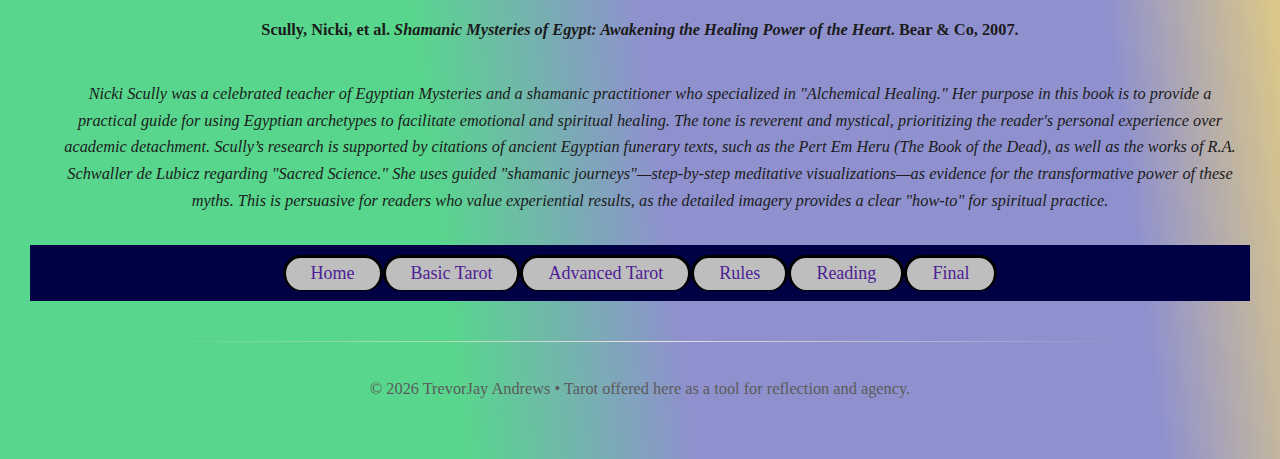
<file: toolkit.html>
<!DOCTYPE html>
<html>
  <head>
    <meta charset="utf-8">
    <meta name="viewport" content="width=device-width, initial-scale=1">
    <link rel="stylesheet" href="style.css">
  </head>
  <body>
    <h1>Tarot and Integrated Systems (Expanded)
     </h1>
    <p>The Magician (I) teaches us that true power comes from the mastery and conscious application of the tools at hand—connecting the macrocosm (celestial forces, universal law) to the microcosm (the reading, the querent’s life). This chapter provides the advanced framework for merging the Tarot with established metaphysical systems: Numerology, Astrology, and the Qabalah.
    </p>
    <img src="Star.jpg" alt="Image description" />
    <h2>Section 1: Advanced Numerology: The Patterns of the Pip Cards
    </h2>
    <p>Beyond the simple progression (1-10), each number holds a unique energy that must be applied to the emotional, mental, and physical context of its suit.
    </p>
    <h3>The Meanings of the Single Digits
    </h3>
    <p>The numerological correspondence provides the fundamental drive, regardless of the suit:</p>
    <ul>
      <li><strong>Number One (1): </strong>Origin. The unmanifest. The new beginning, singular potential, the immediate spark. Corresponds to the Aces.
      </li>
      <li><strong>Number Two (2): </strong>Duality. Balance, partnership, choice, reflection, and initial tension. The first separation from unity.
      </li>
      <li><strong>Number Three (3): </strong> Synthesis. Creation, growth, expansion, collaboration, and the birth of a tangible result. The first stable form.</li>
      <li><strong>Number Four (4): </strong>Stability. Foundation, structure, limitation, rest, and conservatism. The square, the physical world.</li>
      <li><strong>Number Five (5): </strong>Conflict. Instability, change, challenge, loss, and movement. Disruption of the Four.</li>
      <li><strong>Number Six (6): </strong> Harmony. Balance restored, generosity, healing, reconciliation, and integration. The resolution after the conflict.</li>
      <li><strong>Number Seven (7): </strong>Reflection. Trial, inner work, assessment, faith, and mystery. The need to withdraw and test the progress.</li>
      <li><strong>Number Eight (8): </strong>Movement. Action, efficiency, organization, mastery, and quick progress. Applied energy and intellect.</li>
      <li><strong>Number Nine (9): </strong>Completion. Climax, fulfillment, readiness, and near-finalization. The stage before the end of the cycle.
      </li>
      <li><strong>Number Ten (10): </strong>Finality. End of cycle, ultimate outcome, establishment, and a result that may be burdensome or abundant.
      </li>
    </ul>
    <h3>Dominance of a Single Number (Thematic Stage Focus)
    </h3>
    <p>A high concentration of a single number (typically three or more cards, or a strong cluster including a Major Arcana that reduces to that number) means the querent is intensely focused on that Numerological Stage of development, often feeling stuck or entirely consumed by it.
    </p>
    
    <table>
      <tr>
        <th>Dominant Number</th>
        <th>Overriding Theme/Focus</th>
        <th>Key Interpretive Message</th>
      </tr>
      <tr>
        <td><strong>Aces/Ones (1)</strong></td>
        <td><strong>Nascent Potential</strong></td>
          <td>The reading's focus is on <strong>raw potential</strong> and <strong>initiating energy</strong>. The querent must identify the best place to <strong>start</strong>, but no tangible forms or results have manifested yet. Focus on <strong>will</strong> and <strong>singular vision</strong>.</td>
      </tr>
      <tr>
        <td><strong>Twos (2)</strong></td>
          <td><strong>Duality and Tension</strong></td>
          <td>The central issue is one of <strong>balance</strong> and <strong>choice</strong>. There is a need to negotiate a partnership, make a critical decision, or reconcile <strong>two competing forces</strong>. The lack of a third element creates dynamic tension.</td>
      </tr>
      <tr>
        <td><strong>Threes (3)</strong></td>
        <td><strong>Creation and Expansion</strong></td>
        <td>The energy is highly <strong>creative</strong> and <strong>expansive</strong>, marking the first physical or emotional result of an idea. The theme is <strong>collaboration, initial success, or the birth of a tangible project</strong>.</td>
      </tr>
      <tr>
        <td><strong>Fours (4)</strong></td>
        <td><strong>Stability and Limitation</strong></td>
        <td>The focus is entirely on <strong>maintaining the foundation</strong>. The key conflict is between <strong>security</strong> and the desire for movement. The querent is likely feeling safe, but potentially <strong>stuck, rigid, or resistant to change.</strong></td>
      </tr>
      <tr>
        <td><strong>Fives (5)</strong></td>
        <td><strong>Conflict and Challenge</strong></td>
        <td>The reading's core narrative is defined by <strong>change and necessary upheaval</strong>. This is the point of the greatest <strong>test</strong>. The focus must be on  <strong>transformation </strong>and learning to navigate struggle constructively.
        </td>
      </tr>
      <tr>
        <td><strong>Sixes (6)</strong></td>
        <td><strong>Harmony and Healing</strong></td>
        <td>The major theme is <strong>restoration of equilibrium</strong> and <strong>generosity</strong>. The querent is moving past conflict and is actively giving or receiving support. The advice is to seek <strong>reconciliation and heart-centered balance</strong>.
        </td>
      </tr>
      <tr>
        <td><strong>Sevens (7)</strong></td>
        <td><strong>Introspection and Trial</strong></td>
        <td>The situation requires  <strong>withdrawal and faith</strong>. The focus is internal—testing one's limits, battling illusions, or seeking <strong>spiritual wisdom</strong>.The path to resolution is through <strong>internal work</strong>, not outward action
        </td>
      </tr>
      <tr>
        <td><strong>Eights (8)</strong></td>
        <td><strong>Mastery and Applied Action</strong></td>
        <td>The key is <strong>applied action</strong> and <strong>resourcefulness</strong>. The querent has the tools and needs to execute the plan efficiently. Look for <strong>breakthroughs, career progression, and organized forward movement</strong>.
        </td>
      </tr>
      <tr>
        <td><strong>Nines (9)</strong></td>
        <td><strong>Mastery and Applied Action</strong></td>
        <td>The key is <strong>applied action</strong> and <strong>resourcefulness</strong>. The querent has the tools and needs to execute the plan efficiently. Look for <strong>breakthroughs, career progression, and organized forward movement</strong>.
        </td>
      </tr>
      <tr>
        <td><strong>Tens (10)</strong></td>
        <td><strong>Conclusion and Transition</strong></td>
        <td>The current chapter is  <strong>definitively closing</strong>. The querent is dealing with a finished product. The interpretation must focus on either <strong>celebrating the final achievement</strong>or  <strong> releasing the burden </strong>.to begin a new cycle.
        </td>
      </tr>
    </table>
    <h3>III. Dominance of Court Cards (The Human Element)
    </h3>
    <p>When half or more of the cards in a spread are Court Cards, the narrative is not about events or circumstances, but about <strong>People, Personality Dynamics, and the required mode of behavior.
      </strong></p>
    <h3>General Interpretation of Court Card Dominance
    </h3>
    <ul>
      <li><strong>Social Complexity: </strong>The reading highlights a situation that is fundamentally defined by the <strong>interactions between individuals.</strong> The solution lies in managing relationships, not circumstances.
      </li>
      <li><strong>Personality Focus: </strong>The cards describe the <strong>energy or approach</strong> the querent needs to embody, or they identify the <strong>key players</strong> influencing the outcome (bosses, partners, family).
      </li>
      <li><strong>The "Crowded House": </strong>A spread dominated by courts shows a "crowded" energy field. Too many agendas, too many cooks in the kitchen, or a complex family/community dynamic at play that needs to be simplified.
      </li>
    </ul>
    <h3>Dominance of a Single Rank (The Mode of Action)
    </h3>
    <table>
      <tr>
        <th>Dominant Rank</th>
        <th>Archetypal Focus/Energy</th>
        <th>Interpretive Impact</th>
      </tr>
      <tr>
        <td><strong>Pages</strong></td>
        <td><strong>Newness, Messages, Exploration</strong></td>
        <td>The situation is <strong>immature</strong> or new, marked by learning, initial messages, or a naive approach. The message is to <strong>study, explore, or deliver/receive important news</strong>. Power is found in enthusiasm.</td>
      </tr>
      <tr>
        <td><strong>Knights</strong></td>
        <td><strong>Action, Movement, Volatility</strong></td>
        <td>The situation is rapidly <strong>moving or highly dynamic</strong>. Focus is on <strong>travel, decisive action, or confrontation</strong>. The energy is <strong>impatient and impulsive</strong>. The message is to direct the speed or prepare for rapid change.</td>
      </tr>
      <tr>
        <td><strong>Queens</strong></td>
        <td><strong>Internal Mastery, Nurturing, Intuition</strong></td>
        <td>The solution lies in <strong>internalizing wisdom</strong> and <strong>emotional mastery</strong>. The querent needs to nurture a situation (or be nurtured), or a powerful, intuitive figure is key. This is leadership through <strong>reception and being</strong>.</td>
      </tr>
      <tr>
        <td><strong>Kings</strong></td>
        <td><strong>External Authority, Control, Leadership</strong></td>
        <td>The situation is about <strong>power, structure, and control</strong>. The querent must exert authority, manage people, or deal with a powerful, dominant figure. This is leadership through <strong>projection and action</strong>.</td>
      </tr>
    </table>
    <h3>Dominance of a Single Suit in the Courts
    </h3>
    <p>This combines the <strong>mode of action</strong> (Rank) with the <strong>arena of life</strong> (Suit), revealing where the interpersonal energy is most actively focused:
    </p>
    <ul>
      <li><strong>Dominant Court Cups:  </strong>High emotional intensity; the reading is dominated by relationship issues, feelings, and family dynamics. <strong>The solution is emotional.</strong></li>
      <li><strong>Dominant Court Swords:</strong> High intellectual tension; the reading is dominated by conflict, communication issues, mental strategies, or legal matters. <strong>The solution is mental/logical.</strong></li>
      <li><strong>Dominant Court Wands: </strong>High energy and ambition; the reading is dominated by career politics, creative projects, entrepreneurial efforts, or travel. <strong>The solution is action/willpower.</strong></li>
      <li><strong>Dominant Court Pentacles: </strong>High material focus; the reading is dominated by business, financial matters, home stability, or physical health concerns. <strong>The solution is practical/material.</strong></li>
    </ul>
    <img src="Moon.jpg" alt="Image description" />
    <h2>Section 2: Astrological Integration: Timing and Persona 
    </h2>
    <h3>The Zodiacal Rulers of the Major Arcana</h3>
    <p>The Major Arcana acts as the core theme of the Major Arcana, revealing the life stage or <strong>season</strong> of the querent's journey.
    </p>
    <table>
      <tr>
        <th>Major Arcana Card</th>
        <th>Zodiacal Sign</th>
        <th>Core Theme of Rulership</th>
      </tr>
      <tr>
        <td><strong>The Emperor (IV)</strong></td>
        <td>Aries</td>
        <td><strong>Action &amp; Authority</strong>. The energy of new starts, asserting will, and establishing personal dominance. Indicates a need for leadership.</td>
      </tr>
      <tr>
        <td><strong>The Hierophant (V)</strong></td>
        <td>Taurus</td>
        <td><strong>Tradition &amp; Materiality</strong>. The energy of stability, value, and following established, earthly wisdom. Indicates a focus on security or learning.</td>
      </tr>
      <tr>
        <td><strong>The Lovers (VI)</strong></td>
        <td>Gemini</td>
        <td><strong>Choice &amp; Communication</strong>. The energy of duality, negotiation, and making a defining decision that shapes a partnership or path.</td>
      </tr>
      <tr>
        <td><strong>The Chariot (VII)</strong></td>
        <td>Cancer</td>
        <td><strong>Willpower &amp; Security.</strong>. The energy of emotion-driven progress, self-control, and establishing a protective structure around one's inner world.</td>
      </tr>
      <tr>
        <td><strong>Strength (VIII)</strong></td>
      <td>Leo</td>
        <td><strong>Courage &amp; Self-Expression. </strong>. The energy of inner power, creative will, and confident self-mastery over base instincts.</td>
      </tr>
      <tr>
      <td><strong>The Hermit (IX)</strong></td>
      <td>Virgo</td>
        <td><strong>Analysis &amp; Service</strong>. The energy of detail-oriented solitude, critical thinking, and finding light through careful, methodical self-reflection.</td>
      </tr>
      <tr>
        <td><strong>Justice (XI)</strong></td>
        <td>Libra</td>
        <td><strong>Balance &amp; Relationship. </strong>. The energy of fairness, objective evaluation, legal matters, and the need for equal partnership.</td>
      </tr>
      <tr>
        <td><strong>Death (XIII)</strong></td>
        <td>Scorpio</td>
        <td><strong>Transformation &amp; Depth</strong>. The energy of necessary endings, shedding the old, and profound, irreversible psychological and spiritual change.</td>
      </tr>
      <tr>
        <td><strong>Temperance (XIV)</strong></td>
        <td>Sagittarius</td>
        <td><strong>Integration &amp; Exploration. </strong>. The energy of blending, faith, higher learning, long-distance travel, and the harmonious pursuit of truth.</td>
      </tr>
      <tr>
        <td><strong>The Devil (XV)</strong></td>
        <td>Capricorn</td>
        <td><strong>Structure &amp; Ambition</strong>. The energy of material mastery, systems, fear of lack, and the chains of worldly ambition (self-imposed or real).</td>
      </tr>
      <tr>
        <td><strong>The Star (XVII)</strong></td>
        <td>Aquarius</td>
        <td><strong>Vision  &amp; Humanitarianism. </strong>. The energy of hope, detachment, community, and the calm, intellectual realization of the future.</td>
      </tr>
      <tr>
        <td><strong>The Moon (XVIII)</strong></td>
        <td>Pisces</td>
        <td><strong>Intuituion  &amp; Illusion. </strong>. The energy of dreams, subconscious fears, emotional fluidity, mystery, and finding the way by listening to the soul.</td>
      </tr>
    </table>
  <br>
    <table>
      <tr>
        <th>Major Arcana Card</th>
        <th>Associated Planet</th>
        <th>Core Theme of Rulership</th>
      </tr>
      <tr>
        <td><strong>The Magician (I)</strong></td>
        <td>Mercury ☿</td>
        <td><strong>Conscious Will &amp; Communication. </strong>. The power to translate thought into action; skill, intellect, and resourcefulness.</td>
      </tr>
      <tr>
        <td><strong>The High Priestess (II)</strong></td>
        <td>The Moon ☾</td>
        <td><strong>Intuition &amp; The Subconscious. </strong>Hidden wisdom, mystery, dreams, and access to deep inner knowledge.</td>
      </tr>
      <tr>
        <td><strong>The Empress (III)</strong></td>
        <td>Venus ♀</td>
        <td><strong>Creation &amp; Abundance </strong>Fertility, beauty, nurturing, and the sensual pleasure of the natural world.</td>
      </tr>
      <tr>
        <td><strong>Wheel of Fortune (X)</strong></td>
        <td>Jupiter ♃</td>
        <td><strong>Cycles &amp; Fortune</strong> Expansion, luck, rapid change, and the inevitable turning of fate's wheel.</td>
      </tr>
      <tr>
        <td><strong>The Tower (XVI)</strong></td>
        <td>Mars ♂</td>
        <td><strong>Destruction &amp; Sudden Change</strong> Forceful action, confrontation, necessary upheaval, and the breaking of rigid structures.</td>
      </tr>
      <tr>
        <td><strong>The Sun (XIX)</strong></td>
        <td>The Sun ☉</td>
        <td><strong>Clarity &amp; Vitality</strong> Life force, joy, success, pure awareness, and truth that is fully revealed.</td>
      </tr>
      
      <tr>
        <td><strong>The World (XXI)</strong></td>
        <td>Saturn ♄</td>
        <td><strong>Structure &amp; Completion</strong> Attainment, final mastery, culmination, and the lessons of time and discipline.</td>
      </tr>
    </table>
    <h3>The Transpersonal Planets (The Outer Planets)
    </h3>
    <p>The themes for the outer planets—discovered much later—are often considered to represent major, impersonal, generational forces:</p>
    <table>
      <tr>
        <th>Major Arcana Card</th>
        <th>Associated Planet</th>
        <th>Core Theme of RUlership</th>
      </tr>
      <tr>
        <td><strong>The Fool (0)</strong></td>
        <td>Uranus ♅</td>
        <td><strong>Innovation &amp; Freedom</strong> Sudden breaks, brilliant intuition, radical change, and a leap into the unknown.</td>
      </tr>
      <tr>
        <td><strong>The Hanged Man (XII)</strong></td>
        <td>Neptune ♆</td>
        <td><strong>Sacrifice &amp; Vision</strong> Surrender, altered perception, transcendent vision, and a shift in spiritual perspective.</td>
      </tr>
      <tr>
        <td><strong>Judgment (XX)</strong></td>
        <td>Pluto ♁</td>
        <td><strong>Transformation &amp; Rebirth</strong> Profound and often inescapable personal awakening, purging, and major soul-level change.</td>
      </tr>
    </table>
    <img src="Sun.jpg" alt="Image description" />
    <h2>Section 3: Qabalah and the Tree of Life (Deep Dive)
    </h2>
    <p>The Tree of Life is the energetic map of the universe. The Sephiroth (Spheres) are stages of manifestation, and the Paths connect them, showing how energy moves between stages.</p>
    <h3>Reading the Tree's Energetic Paths</h3>
    <p>The Minor Arcana cards on the Sephiroth show the condition of the energy. The connections (Paths) between them reveal the dynamic process and flow of change.
    </p>
    <ol>
      <li><strong>The Vertical Pillars (Flow of Force):</strong>
        <ul>
          <li><strong>Pillar of Severity (Left: Binah, Geburah, Hod): </strong>The restrictive, defining, and formalizing path. When a reading is dominant here, it indicates <strong>necessary discipline, limits, and structures</strong> are key to the situation.</li>
          <li><strong>Pillar of Mercy (Right: Chokmah, Chesed, Netzach): </strong>The expansive, benevolent, and creative path. Dominance here indicates a need for <strong>growth, generosity, and faith</strong> over control.
          </li>
          <li><strong>Middle Pillar (Balance): </strong>The direct path of consciousness (Kether, Tiphareth, Yesod, Malkuth). Dominance here suggests the querent is seeking <strong>direct, centered balance and self-awareness.</strong>
          </li>
        </ul>
      </li>
      <li><strong>The Triads (Three Levels of Being):
        </strong>
        <ul>
          <li><strong>The Supernal Triad (Kether, Chokmah, Binah - Aces, 2s, 3s):</strong> The realm of initial conception. When these numbers dominate, the querent is dealing with <strong>ideas, potential, or fundamental philosophical beginnings.</strong></li>
          <li><strong>The Ethical/Moral Triad (Chesed, Geburah, Tiphareth - 4s, 5s, 6s): </strong>The realm of personal experience and application. Dominance here means the querent is navigating <strong>major choices, conflicts, and the establishment of character/ethics.
            </strong></li>
          <li><strong>The Astral/Formative Triad (Netzach, Hod, Yesod - 7s, 8s, 9s): </strong>The realm of psychic and practical manifestation. Dominance here means the situation is about <strong>applied skill, emotional struggle, and the final foundation</strong> before the result (10).</li>
        </ul>
      </li>
      <li><strong>The Dynamic of Fives (Geburah):
        </strong>
        <ul>
          <li>The <strong>Five</strong> card in any suit shows the necessary correction. Geburah sits directly opposite Chesed (4s). The <strong>Fours</strong> (stability) always attract the Five to <strong>test that stability</strong>. This relationship reveals the nature of the challenge: Has the structure (4) become too stagnant, requiring the purifying fire (5) of conflict to restore proper flow?
          </li>
        </ul>
      </li>
    </ol>
    <img src="Judgement.jpg" alt="Image description" />
    <h2>Section 4: The Twelve Houses of the Horoscope (Deep Dive)</h2>
    <p>Mapping a spread to the 12 Astrological Houses gives the reading specific, real-world context, defining the arena of the querent's life where the card's energy will be experienced.
    </p>
    <table>
      <tr>
        <th>House</th>
        <th>Life Area</th>
        <th>Core Meaning &amp; Card Application</th>
      </tr>
      <tr>
        <td><strong>1st</strong></td>
        <td><strong>The Self (Ascendant</strong></td>
        <td><strong>Identity, Appearance, Vigor.</strong> How the client presents themselves to the world. A card here speaks directly to their personal demeanor or starting path.</td>
      </tr>
      <tr>
        <td><strong>2nd</strong></td>
        <td><strong>Values &amp; Resources</strong></td>
        <td><strong>Money, Possessions, Self-Worth. </strong>The energy of their material and emotional security. A card here focuses on assets, income, or self-esteem.</td>
      </tr>
      <tr>
        <td><strong>3rd</strong></td>
        <td><strong>Communication</strong></td>
        <td><strong>Local Travel, Siblings, Learning. </strong>The energy of the immediate environment, daily chats, and short-distance networking.</td>
      </tr>
      <tr>
        <td><strong>4th</strong></td>
        <td><strong>Home &amp; Family (IC)</strong></td>
        <td><strong>Foundations, Roots, Parentage, Endings. </strong>The energy of the inner sanctuary and childhood conditioning. A card here reveals the core emotional base.</td>
      </tr>
      <tr>
        <td><strong>5th</strong></td>
        <td><strong>Creativity &amp; Pleasure</strong></td>
        <td><strong>Children, Romance, Hobbies, Joy.</strong> The energy of risk-taking, self-expression, and uninhibited fun. A card here relates to passion projects.</td>
      </tr>
      <tr>
        <td><strong>6th</strong></td>
        <td><strong>Health &amp; Service</strong></td>
        <td><strong>Daily Work, Wellness, Routine, Pets.</strong>The energy of organization, duty, and the physical body. A card here is advice for daily structure or health.</td>
      </tr>
      <tr>
        <td><strong>7th</strong></td>
        <td><strong>Partnership (Descendant)</strong></td>
        <td><strong>Contracts, Marriage, Open Enemies.</strong> The energy of all one-on-one relationships, both cooperative and competitive.</td>
      </tr>
      <tr>
        <td><strong>8th</strong></td>
        <td><strong>Shared Resources</strong></td>
        <td><strong>Debt, Sex, Taxes, Transformation, Death. </strong>The energy of merging resources (financial or emotional) and deep psychological change.</td>
      </tr>
      <tr>
        <td><strong>9th</strong></td>
        <td><strong>Higher Learning</strong></td>
        <td><strong>Philosophy, Travel, Law, Beliefs, Wisdom. </strong>The energy of expansive, long-range thinking, and the search for profound truth.</td>
      </tr>
      <tr>
        <td><strong>10th</strong></td>
        <td><strong>Career &amp; Status (MC)</strong></td>
        <td><strong>Public Life, Vocation, Reputation, Authority. </strong>The energy of one's legacy and highest aspiration. A card here is highly predictive for career.</td>
      </tr>
      <tr>
        <td><strong>11th</strong></td>
        <td><strong>Community &amp; Hopes</strong></td>
        <td><strong>Friends, Groups, Goals, Future Plans.</strong> The energy of collaboration, networks, and the hopes the client holds for the long-term future.</td>
      </tr>
      <tr>
        <td><strong>12th</strong></td>
        <td><strong>Self-Undoing</strong></td>
        <td><strong>The Unseen, Secrets, Subconscious, Hidden Enemies. </strong>The energy of karma, self-sabotage, and spiritual retreat. A card here reveals what is happening out of sight.</td>
      </tr>
    </table>
    <p>Example: If the <strong>Three of Cups</strong> appears in the <strong>12th House</strong>, it is not a simple celebration, but a celebration that is <strong>hidden, secret, or occurring in the subconscious.</strong> It could be a clandestine affair or a hidden success the querent is not yet ready to share.</p>
    <img src="World.jpg" alt="Image description" />
    <h2>Section 5: Synthesis and Cross-System Validation (Deep Dive)</h2>
    <p>The practice of synthesis involves creating a cohesive, multi-layered interpretation where all integrated systems speak the same truth. This is the hallmark of the Magician. </p>
    <h3>The Five-Point Synthesis Check</h3>
    <p>When a key card appears, run it through five quick checks to establish its true weight:</p>
    <ol>
      <li><strong>Numerology:</strong> What is the inherent energy of the number (e.g., Five = Conflict)?</li>
        <li><strong>Suit/Element:</strong> What is the arena of the conflict (e.g., Swords = Mental)?</li>
        <li><strong>Qabalistic Sephirah:</strong> What is the process of the conflict (e.g., Geburah = Necessary Testing)?</li>
        <li><strong>Astrological Decan:</strong> What is the specific flavor and timing of the conflict (e.g., Venus in Aquarius = Conflict due to social detachment)?</li>
        <li><strong>House Position:</strong> What area of life is the conflict occurring in (e.g., 7th House = Partnership)?</li>
    </ol>
    <h3>Case Study: The Six of Wands in the 10th House</h3>
    <p>Applying the Five-Point Check to a "good" card ensures the advice is specific, not generic:</p>
    <ol>
      <li><strong>Numerology (6):</strong> Harmony and Balance Restored. (The conflict of the Five is overcome.)</li>
      <li><strong>Suit/Element (Wands):</strong> Creative and Career Arena. (The victory is professional.)</li>
        <li><strong>Qabalistic Sephirah (Tiphareth):</strong> Centered Integration and Beauty. (The success is heart-centered and visible.)</li>
      <li><strong>Astrological Decan (Jupiter in Leo):</strong> Expanded Self-Confidence and Success. (The victory is loud, public, and driven by proud generosity.)</li>
        <li><strong>House Position (10th):</strong> Career and Public Status.</li>
    </ol>
    <p><strong>Unified Interpretation:</strong> "This card promises a <strong>public victory (10th House)</strong> and a <strong>highly visible achievement</strong> in your career. This success (Six/Tiphareth) is coming because you have successfully navigated recent conflicts (the hidden Five) and are now operating from a place of <strong>authentic, balanced self-confidence</strong> (Jupiter in Leo)."
    </p>
    <hr class="rule">
    <section id="scholarship">
      <h2>Foundational Scholarship</h2>
      <p>The integrated systems discussed in this chapter—specifically the Qabalistic paths and the shamanic application of archetypes—are informed by the following primary sources:</p>
      
      <div class="citation-entry" style="margin-bottom: 20px;">
        <p><strong>Crowley, Aleister, and Frieda Harris. <i>The Book of Thoth: A Short Essay on the Tarot of the Egyptians</i>. Samuel Weiser, 1972.</strong></p>
        <p style="margin-left: 20px; font-style: italic;">
          Aleister Crowley was a premier English occultist and founder of Thelema, while Lady Frieda Harris was an artist whose five-year collaboration with Crowley produced the intricate Thoth deck. The purpose of this text is to provide a definitive philosophical and magical manual for their deck, arguing that the Tarot is a living map of the universe. Crowley’s tone is intensely authoritative and esoteric, often reading like a lecture to an initiate. To build his system, he cites a vast array of specialized sources, including the secret "Book T" of the Hermetic Order of the Golden Dawn, the Chinese I Ching, and Kabbalistic texts like the Sepher Yetzirah. One of his most persuasive pieces of evidence is the mathematical alignment between the 22 Major Arcana and the Hebrew alphabet; while purely metaphysical, the internal consistency of this logic is compelling for students of the Western Mystery Tradition.
        </p>
      </div>

      <div class="citation-entry" style="margin-bottom: 20px;">
        <p><strong>Scully, Nicki, et al. <i>Shamanic Mysteries of Egypt: Awakening the Healing Power of the Heart</i>. Bear & Co, 2007.</strong></p>
        <p style="margin-left: 20px; font-style: italic;">
          Nicki Scully was a celebrated teacher of Egyptian Mysteries and a shamanic practitioner who specialized in "Alchemical Healing." Her purpose in this book is to provide a practical guide for using Egyptian archetypes to facilitate emotional and spiritual healing. The tone is reverent and mystical, prioritizing the reader's personal experience over academic detachment. Scully’s research is supported by citations of ancient Egyptian funerary texts, such as the Pert Em Heru (The Book of the Dead), as well as the works of R.A. Schwaller de Lubicz regarding "Sacred Science." She uses guided "shamanic journeys"—step-by-step meditative visualizations—as evidence for the transformative power of these myths. This is persuasive for readers who value experiential results, as the detailed imagery provides a clear "how-to" for spiritual practice.
        </p>
      </div>
    </section>
    <nav>
      <a href="index.html"> Home </a>
      <a href="fool.html">Basic Tarot</a>
      <a href="priestess.html">Advanced Tarot</a>
      <a href="practice.html">Rules</a>
      <a href="reading.html">Reading</a>
      <a href="final.html">Final</a>
    </nav>
    <footer class="center" role="contentinfo">
      <div class="rule" aria-hidden="true"></div>
      <p>© 2026 TrevorJay Andrews • Tarot offered here as a tool for reflection and agency.</p>
    </footer>
  </body>
</html>
</file>
<file: style.css>
/* ================================
Tarot Chapter – Minimal Elegant Theme
Centered layout, hero, ornaments, image gallery
Save as: styles.css
================================ */

/* -------- CSS Variables (light) -------- */
:root {
  --bg: #faf7f2;
  --text: #1b1b1b;
  --muted: #5b5b5b;
  --brand: #7c3aed;  /* amethyst */
  --brand-ink: #4c1d95;
  --panel: #ffffff;
  --accent: #eaddff;
  --rule: #e8e1d9;
  --shadow: 0 10px 25px rgba(31, 27, 45, 0.08);
  --maxw: 780px;
  --radius: 14px;
}
ul{align-items: center}
p {text-align: center;padding: 10px}
/* -------- Global Reset & Base -------- */
*,
*::before,
*::after {
  box-sizing: border-box;
}
h1 {text-align: center}
html, body {
  margin: 0;
  padding: 15px;
}
nav {display: flex;justify-content: center;padding: 10px 0;background: #000044}
nav a {text-decoration: none;padding: 1px 25px;font-size: 18px;background-color: #bebebe;border-style: solid;border-color: #000000;border-radius: 50px}

body {
  font-family: ui-serif, Georgia, Cambria, "Times New Roman", Times, serif;
  line-height: 1.65;
  background: linear-gradient(to bottom left,#e25a91,#e25a91,#e25a91,#F7DC6F,#F7DC6F,#F7DC6F,#8f91ce,#8f91ce,#8f91ce,#58D68D,#58D68D,#58D68D);
  color: var(--text);
  -webkit-font-smoothing: antialiased;
  text-rendering: optimizeLegibility;padding: 15px
}

/* -------- Page Frame (Centers Everything) -------- */
.wrapper {
  max-width: var(--maxw);
  margin: 0 auto;
  padding: 48px 20px 96px;
}


img {
  width: 200px;
  display: block;
  margin: 0 auto 16px;
  box-shadow: var(--shadow);
  border: 3px solid rgba(255,255,255,0.8);
}
.rank{width: 466px}
h1.title {
  font-size: clamp(2rem, 4vw + 1rem, 3rem);
  line-height: 1.15;
  margin: 0 0 6px;
  letter-spacing: 0.4px;
}

.subtitle {
  color: var(--muted);
  font-size: 1rem;
  letter-spacing: 0.3px;
}

/* -------- Content Card (panel look) -------- */
.panel {
  background: var(--panel);
  border: 1px solid var(--rule);
  border-radius: var(--radius);
  padding: 28px 24px;
  box-shadow: var(--shadow);
  margin: 28px 0;
}

/* -------- Headings w/ subtle ornaments -------- */
h2, h3 {
  text-align: center;
  position: relative;
  margin: 30px auto 18px;
  padding-top: 8px;
}

h2::after,
h3::after {
  content: "✦";
  display: block;
  color: var(--brand);
  opacity: 0.7;
  font-size: 0.95rem;
  margin: 6px auto 0;
  width: max-content;
}

h2 {
  font-size: 1.5rem;
  letter-spacing: 0.2px;
}

h3 {
  font-size: 1.25rem;
  color: var(--brand-ink);
  letter-spacing: 0.15px;
}

/* -------- Centered text & readable paragraphs -------- */
p, li {
  font-size: 1.02rem;
}

.center {
  text-align: center;
  margin-left: auto;
  margin-right: auto;
}

/* Make lists look neat and balanced in center layout */
.panel ul {
  margin: 10px auto 18px;
  padding: 0 1.2rem;
  max-width: 60ch;
}
.panel li + li {
  margin-top: 8px;
}

/* -------- Callout (for exercises / notes) -------- */
.callout {
  background: linear-gradient(180deg, rgba(124, 58, 237, 0.07), transparent 70%);
  border: 1px dashed var(--brand);
  border-radius: 12px;
  padding: 14px 16px;
  margin: 18px auto;
  max-width: 60ch;
}

/* -------- Image Styles -------- */
.figure {
  text-align: center;
  margin: 26px auto;
}

.figure img {
  max-width: 100%;
  height: auto;
  border-radius: 12px;
  box-shadow: var(--shadow);
  border: 1px solid var(--rule);
}

.figcaption {
  font-size: 0.95rem;
  color: var(--muted);
  margin-top: 8px;
}

/* Optional: two-up gallery for card images */
.gallery {
  display: grid;
  grid-template-columns: 1fr;
  gap: 16px;
  margin: 22px auto;
}

.gallery .card {
  background: var(--panel);
  border: 1px solid var(--rule);
  border-radius: 12px;
  padding: 12px;
  text-align: center;
  box-shadow: var(--shadow);
}
.gallery .card img {
  width: 100%;
  height: auto;
  border-radius: 8px;
  display: block;
  margin-bottom: 8px;
}

/* -------- Links -------- */
a {
  color: var(--brand-ink);
  text-decoration: none;
  border-bottom: 1px solid currentColor;
}
a:hover {
  opacity: 0.9;
}

/* -------- Small ornaments (rules) -------- */
.rule {
  height: 1px;
  background: linear-gradient(90deg, transparent, var(--rule), transparent);
  margin: 24px auto;
  width: 80%;
}

/* -------- Footer -------- */
footer {
  text-align: center;
  color: var(--muted);
  font-size: 0.95rem;
  margin-top: 40px;
}

/* -------- Responsive -------- */
@media (min-width: 640px) {
  .gallery {
    grid-template-columns: repeat(2, 1fr);
  }
}
@media (min-width: 960px) {
  .wrapper {
    padding-top: 56px;
  }
}


table {
  border-collapse: collapse;
  width: 100%;
}
th, td {
  border: 1px solid #444;
  padding: 8px;
  text-align: left;
}
th {
  background-color: #f2f2f2;
}
</file>
